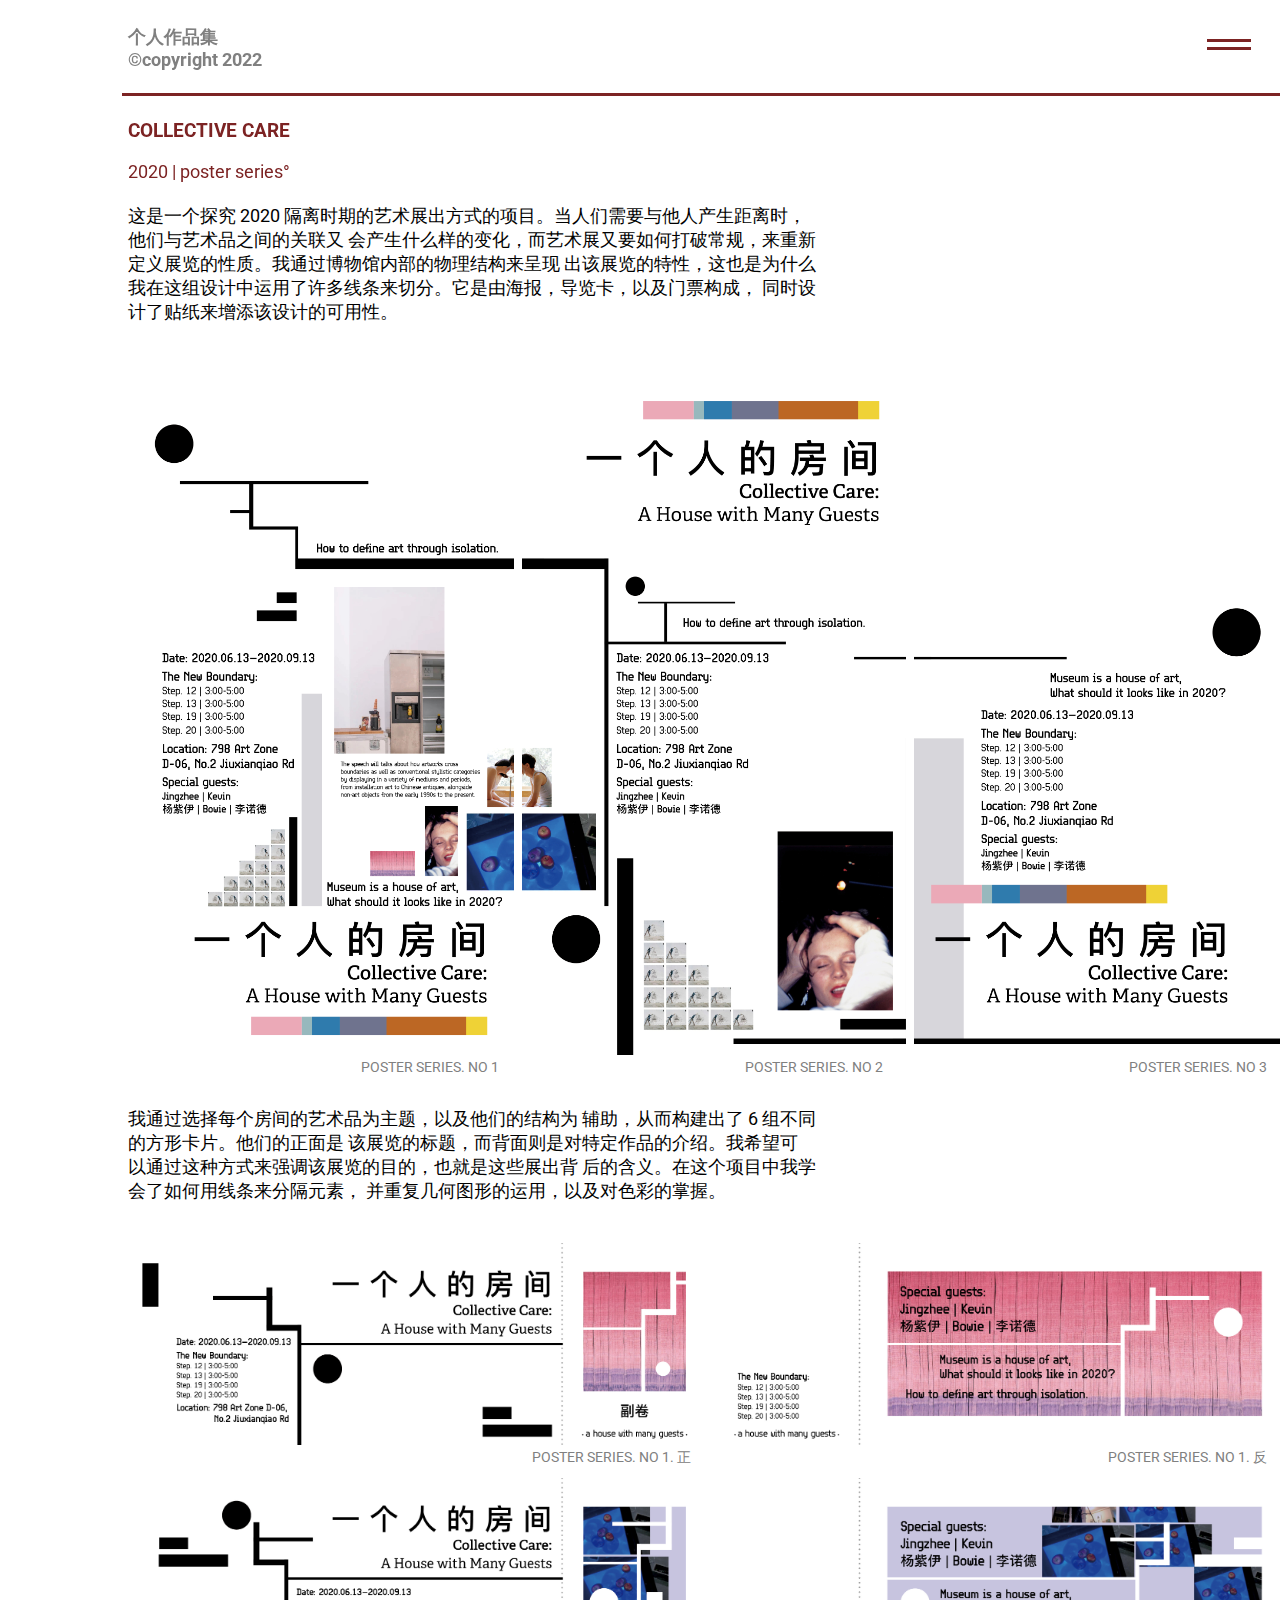
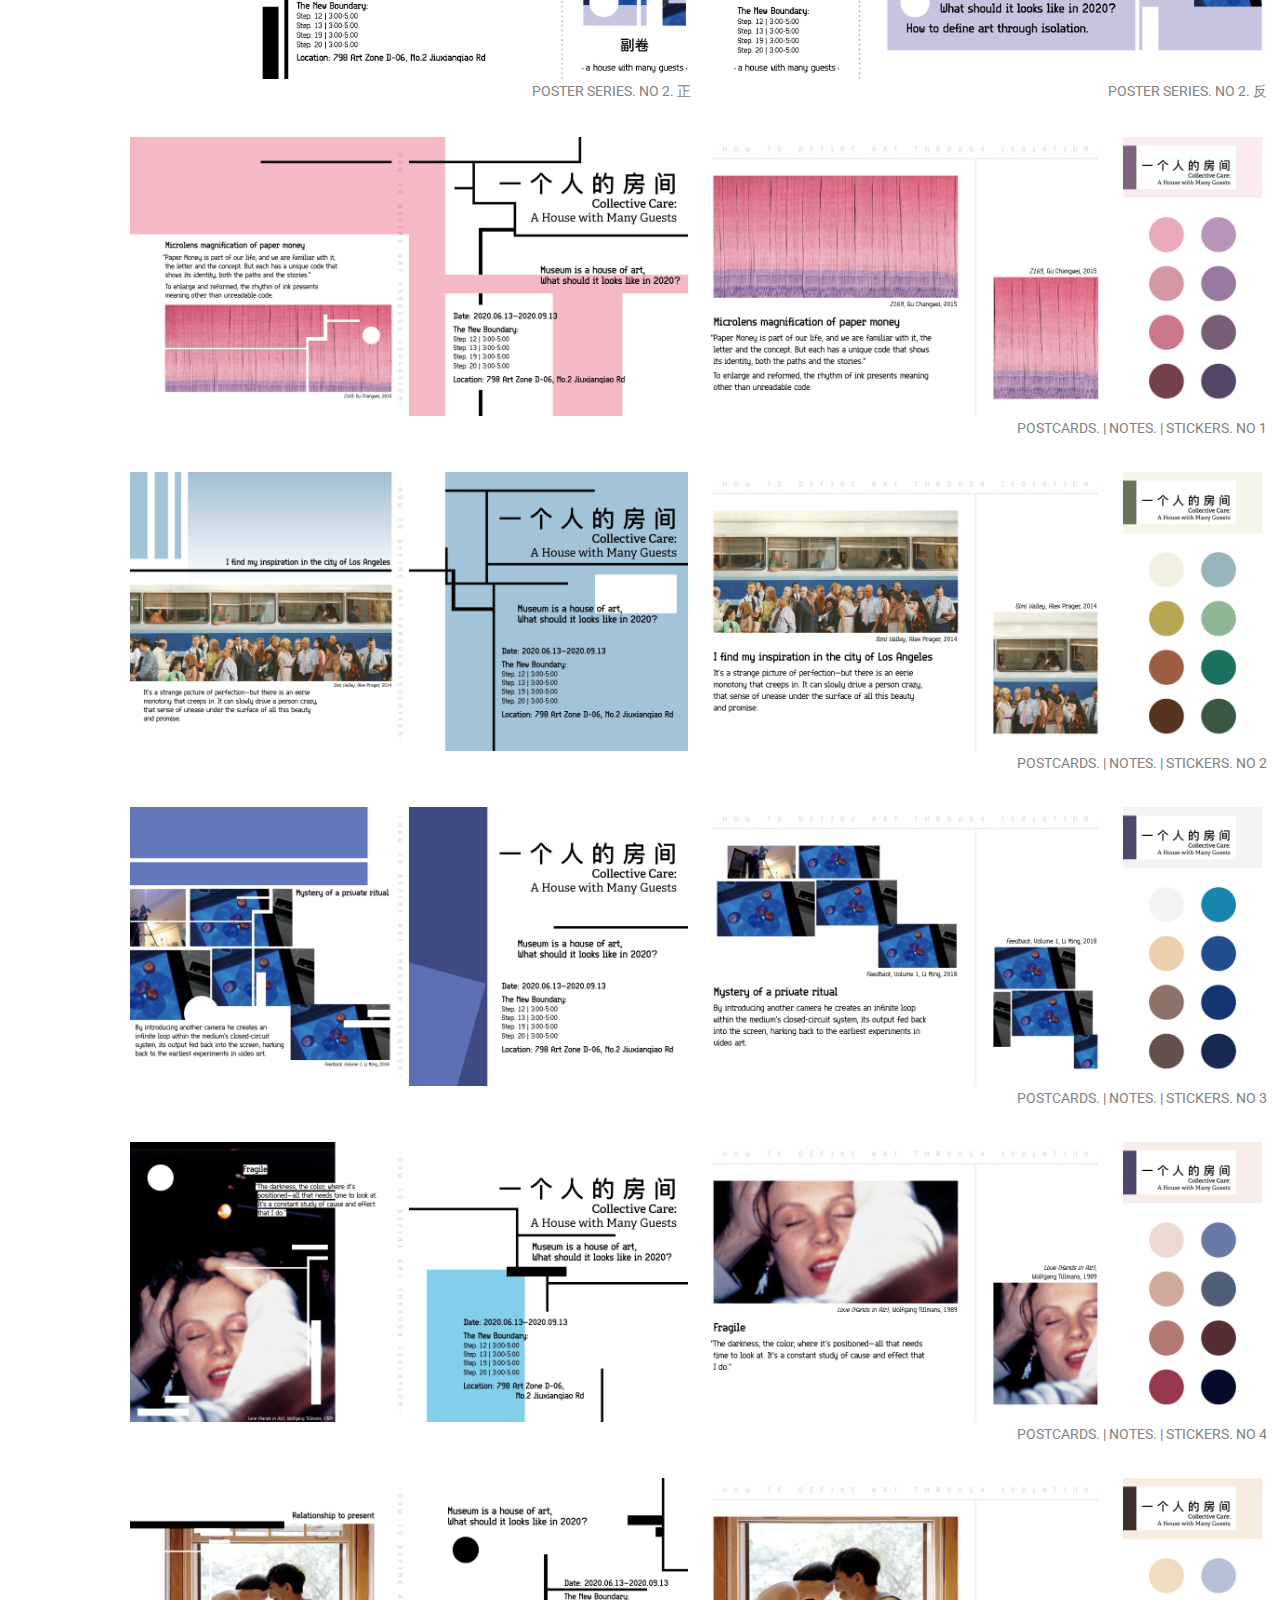
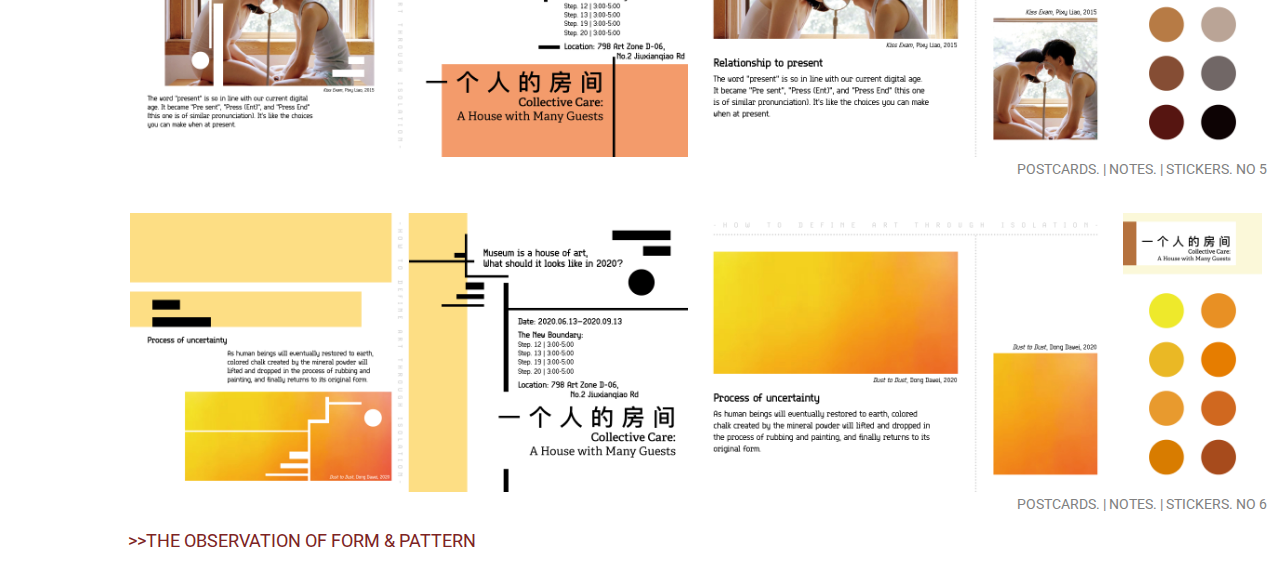
<file: collectivecare.html>
<!DOCTYPE html>
<html>
    <head>
        <meta charset="utf-8"><!--charset: character encoding capable of encoding all characters on the web  -->
        <meta http-equiv="X-UA-Compatible" content="IE=edge,chrome=1"><!--for browser compatibility: choose rendering engine to view the page in an correct view (for old ver. IE)  -->
        <meta name="viewport" content="width=device-width, initial-scale=1" />
        <title>个人作品集©copyright 2022</title>   
        <link rel="stylesheet" href="collectivecare.css">
        <link href='https://fonts.googleapis.com/css?family=Roboto' rel='stylesheet'>

        
        <style>
            /*滚动条宽度*/
        ::-webkit-scrollbar{width: 0px;
                            height: 5px;}
            /*滚动条按钮样式*/
        ::-webkit-scrollbar-thumb{border-radius: 10px;
                                  background-color: #f1f1f1;}
            /*滚动条背景样式*/
        ::-webkit-scrollbar-track{border-radius: 10px;}


        body{background-color: white;
            font-family: roboto, sans-serif;
            font-style: normal;
            width:80vw;
            margin-left:10vw;
            cursor:default;
            overflow-x: hidden;}

        
            a:link{color: gray;
                text-decoration:none;
                cursor: crosshair;}
            a:visited{color: gray;
                text-decoration:none;
                cursor: crosshair;}
            a:hover{color: black;
                text-decoration:none;
                cursor: crosshair;}
            a.home:hover {text-decoration:none;
                cursor: crosshair;}

            a._left1:link{color: rgb(124, 35, 35);}
            a._left1:visited{color:rgb(124, 35, 35);}
            a._left1:hover{color:black;}

            a._right1:link{color: rgb(124, 35, 35);}
            a._right1:visited{color:rgb(124, 35, 35);}
            a._right1:hover{color:black;}


            h1{text-align: left;
                margin: 0 auto;
                margin-top:-100px;
                background-color:white;
                color:gray;
                z-index:400;
                position:fixed;
                max-width:175px;
                padding-top: 0.5vh;
                font-size: 18px;}

            .wb1{position:fixed;
                    width:105vw;
                    margin: 0 auto;
                    margin-left: -10vw;
                    height: 93px;
                    z-index:300;
                    margin-top:-120px;
                    background-color:white;}

            .wb2{position:fixed;
                    margin-top: -24px;
                    display:none;
                    width:105vw;
                    height: 90vh;
                    margin: 0 auto;
                    margin-left: -10vw;
                    z-index:75;
                    margin-top:-50px;
                    background-color:white;}

                .bar1{margin-top:-27px;
                    width: 90vw;
                    height:3px;
                    margin-left: -0.5vw;
                    background-color:rgb(124, 35, 35);
                    z-index:1000;
                    position:fixed;}


            .button{position: fixed;
                cursor: crosshair;
                height: 50px;
                width: 50px;
                display: inline-block;
                right: 8px;
                top: -102px;
                z-index: 500;}

            .line1{background-color: rgb(124, 35, 35);
            width: 24px;
            height: 3px;
            margin-top: 21px;
            margin-left: 5px;
            position: fixed;
            z-index: 500;
            transform: rotate(0deg);}
            
            .line2{background-color: rgb(124, 35, 35);
            width: 24px;
            height: 3px;
            margin-top: 29px;
            margin-left: 5px;
            position: fixed;
            z-index: 500;
            transform: rotate(0deg);}

            .menu{width:20%;
                position:fixed;
                margin-top: -119px;
                height:104px;
                margin-left: -85px;
                font-size:18px;
                display:none;
                z-index:100;
                background-color:transparent;}

                


            .contactinfo{display:none;
                position:fixed;
                margin-top: 82px;
                margin-left: -85px;
                font-size:18px;
                padding-right:20px;
                z-index:200;}


            span{font-weight:600;
                color:rgb(124, 35, 35);}

            
            .info2{
                cursor: crosshair;
                height: 458px;}

            .info3{
                cursor: crosshair;
                height: 458px;
                margin-top: 53px;
                width: 30vw;
                min-width: 300px;}

            .image{margin-left:0vw;
                     min-width:300px;
                     width:100vw;
                     z-index:25;
                     }

            

            div{margin-top:120px;
                margin-left:87px;
            padding-right:20px;}

                
                .about{margin-top: -57px;
                    font-weight:600;
                    z-index: 800;
                    cursor: crosshair;}
                .contact{margin-top: 27px;
                    font-weight:600;
                    z-index: 800;
                    cursor: crosshair;}
                .works{margin-top: 27px;
                    font-weight:600;
                    z-index:100;
                    cursor: crosshair;}
                .toggle{display:none;
                    cursor: crosshair;
                    height: 500px;
                    z-index:750;
                    margin-top:24px;
                    margin-left: 2px;}
                .scroll{z-index: 750;
                    margin-top: 100px;
                    position:fixed;}




                .collectivecare{margin-top:0px;
                    margin-left:0px;
                    width:195px;
                    font-size:18px;
                    z-index:1000;
                    cursor: crosshair;}
                .interview,.GérardUféras,.knoll,.the24solarterms,.newphotography,.generateposters,.soundmotion,.blue,.theviciousofcity,.thewoodwhisperper,.drawings,.process{margin-top:10px;
                    margin-left:0px;
                    width:195px;
                    font-size:18px;
                    z-index:500;
                    cursor: crosshair;}

                p{font-size:18px;}

                .aboutinfo2{display:none;
                    position: fixed;
                    z-index: 1000;
                    width: 50vw;
                    margin-left: -86px;
                    margin-top:-24px}
                .contact2{margin-left: 85px;
                    margin-top: 0px;
                    display:none;
                    cursor: crosshair;}
                .works1{margin-left: 85px;
                    margin-top: 0px;
                    display:none;
                    cursor: crosshair;}
                .works2{margin-left: 2px;
                    margin-top: 224px;
                    display:none;
                    cursor: crosshair;
                    position: fixed;
                    z-index: 2000;}
                .contact1{background-color: white;
                    margin-top: -8px;}
               
                .color{color: rgb(124, 35, 35);
                position:fixed;
                margin-top:0px;}
                .color1{color: rgb(124, 35, 35);
                position:fixed;
                margin-top:41px;}
                .collectivecareintro{margin-left:0px;}
                p.intro_int{
                    width: 54vw;
                    min-width: 300px;}

        @media only screen and (max-width: 414px){
                p{font-size:24px;}
                h3{font-size:24px;}
                h1{max-width: 224px;
                    font-size: 24px;
                    margin-top: -107px;}
                .collectivecare,.interview,.GérardUféras,.knoll,.the24solarterms,.newphotography,.generateposters,.soundmotion,.blue,.theviciousofcity,.thewoodwhisperper,.drawings,.process{margin-top:10px;
                    font-size:24px;
                    line-height: 24px;
                    min-width: 300px;}
                .menu{font-size:24px;}
                .about{font-size:24px;}
                .about1{font-size:24px;}
                .contact{font-size:24px;}
                .contact1{line-height: 18px;}
                .contact2{font-size:24px;}
                .works{font-size:24px;}
                .works1{font-size:24px;}
                .works2{font-size:24px;
                margin-top:254px;}
                .button{top:-99px;}
                .line1{width: 32px;
                    height: 4px;}
                .line2{width: 32px;
                    height: 4px;
                    margin-top: 30px;}
                .contactinfo{margin-top: 105px;
                    line-height: 18px;
                    min-width: 460px;}
                .toggle{margin-top:46px;}
                .info3{height: 524px;
                    width: 316px;}
                .wb2{height:95vh;}

                .poster1,.poster2,.poster3{width:350px;
                    margin-top:10px;}
                .content1{display:none;}
                .content1_2,.content2_2,.content3_2{display:inline-block;}
                img.ticket{width:90vw;
                    margin-top:10px;}
                .content5,.content7,.content9{display:none;}
                .content5_1,.content5_2,.content7_1,.content7_2{display:inline-block;}
                .wb5{display:none;}
                img.group1{display:none;}
                img.group1_1{display:none;}
                img.group1_2{display:none;}
                img.group1_3{display:inline-block;}
                .content10{display:inline-block;}
                .wb6{display:inline-block;}
                .right1{width:155px;
                    margin-right: 20px;}
                .left1{width:155px;
                    margin-left: 20px;
                    margin-right: -5vw;}
                p.intro_int{margin-top:-5px;}
                br.br1{display:none;}
                
                }

                @media only screen and (max-height: 736px){
                    .info3{height: 458px;
                        width: 316px;}
                }


           
        </style> 

        <script src="https://code.jquery.com/jquery-3.6.0.js"></script>
        <script language="javascript">
            $(document).ready(function(){
                
                
                $( ".about" ).hover(function() {
                    $(".about").css('color','gray');
                    $(".contact").css('color','black');
                    $(".works").css('color','black');
                }, function(){
                    $(".about").css('color','black');
                    $(".contact").css('color','black');
                    $(".works").css('color','black');
                });

                $( ".about" ).click(function() {
                    $(".about").css('color','black');
                        $(".aboutinfo2").css("display","inline-block");  
                        $(".contact2").css("display","inline-block"); 
                        $(".works1").css("display","inline-block"); 
                        $(".contact").css("display","none");  
                        $(".works").css("display","none"); 
                        $(".works2").css("display","none"); 
                        $(".toggle").css("display","none");   
                        $(".contactinfo").css('display','none');
                    
                });



                $( ".contact" ).hover(function() {
                    $(".about").css('color','black');
                    $(".contact").css('color','gray');
                    $(".works").css('color','black');
                }, function(){
                    $(".about").css('color','black');
                    $(".contact").css('color','black');
                    $(".works").css('color','black');

                });
                $( ".contact" ).click(function() {
                    $(".works").css("display","none"); 
                    $(".works1").css("display","none"); 
                    $(".about").css('color','black');
                    $(".contact").css('color','black');
                    $(".contactinfo").css('display','inline-block');
                    $(".works2").css('display','inline-block');
                    $(".toggle").css("display","none");   
                    $(".scroll").css("display","none");  
                    
                    
                    
                });

                $( ".works1" ).hover(function() {
                    $(".about").css('color','black');
                    $(".contact").css('color','black');
                    $(".contact2").css('color','black');
                    $(".works1").css('color','gray');
                }, function(){
                    $(".about").css('color','black');
                    $(".contact").css('color','black');
                    $(".contact2").css('color','black');
                    $(".works1").css('color','black');
                });

                $( ".works1" ).click(function() {
                        $(".aboutinfo2").css("display","none");  
                        $(".contactinfo").css('display','none');
                        $(".contact2").css("display","none"); 
                        $(".works1").css("display","none"); 
                        $(".contact").css("display","inline-block");  
                        $(".works").css("display","inline-block"); 
                        $(".toggle").css("display","inline-block");
                        $(".scroll").css("display","inline-block");    
                    
                });

                $( ".works2" ).hover(function() {
                    $(".about").css('color','black');
                    $(".contact").css('color','black');
                    $(".works2").css('color','gray');
                }, function(){
                    $(".about").css('color','black');
                    $(".contact").css('color','black');
                    $(".works2").css('color','black');
                });

                $( ".works2" ).click(function() {
                        $(".aboutinfo2").css("display","none");  
                        $(".contactinfo").css('display','none');
                        $(".contact2").css("display","none"); 
                        $(".works2").css("display","none"); 
                        $(".contact").css("display","inline-block");  
                        $(".works").css("display","inline-block"); 
                        $(".toggle").css("display","inline-block");   
                        $(".scroll").css("display","inline-block");   
                    
                });

                $( ".contact2" ).hover(function() {
                    $(".about").css('color','black');
                    $(".contact2").css('color','gray');
                    $(".works1").css('color','black');
                    $(".works2").css('color','black');
                }, function(){
                    $(".about").css('color','black');
                    $(".contact2").css('color','black');
                    $(".works1").css('color','black');
                    $(".works2").css('color','black');
                });

                $( ".contact2" ).click(function() {
                        $(".aboutinfo2").css("display","none");  
                        $(".contact2").css("display","none"); 
                        $(".works1").css("display","none"); 
                        $(".contact").css("display","inline-block");  
                        $(".works2").css("display","inline-block"); 
                        $(".toggle").css("display","none");  
                        $(".contactinfo").css("display","inline-block");  
                         
                    
                });




                $( ".works" ).hover(function() {
                    $(".about").css('color','black');
                    $(".contact").css('color','black');
                    $(".works").css('color','gray');
                }, function(){
                    $(".about").css('color','black');
                    $(".contact").css('color','black');
                    $(".works").css('color','black');
                });

                $( ".works" ).click(function() {
                        $(".toggle").css("display","inline-block");  
                        $(".about").css('color','black');
                        $(".contact").css('color','black');
                        $(".works").css('color','black'); 
                        $(".scroll").css("display","inline-block");   
                    
                });



                $( ".button" ).hover(function() {
                    $(".line1").css("background-color","gray");
                    $(".line2").css("background-color","gray");
                }, function(){
                    $(".line1").css("background-color","rgb(124, 35, 35)");
                    $(".line2").css("background-color","rgb(124, 35, 35)");
                });
var count=0;
                $( ".button" ).click(function() {
                    count=count+1;
                    if (count%2 == 1){
                    $(".line1").css("transform","rotate(30deg)");
                    $(".line2").css("transform","rotate(-30deg)");
                    $(".line1").css("margin-top","25px");
                    $(".line2").css("margin-top","25px");
                    $(".line1").css("background-color","rgb(124, 35, 35)");
                    $(".line2").css("background-color","rgb(124, 35, 35)");
                    $(".menu").css("display","inline-block");
                    $(".about").css("display","inline-block");
                    $(".contact").css("display","inline-block");
                    $(".works").css("display","inline-block");
                    $(".about").css('color','black');
                    $(".contact").css('color','black');
                    $(".works1").css('color','black');
                    $(".wb2").css("display","inline-block");
                    
                }
                else{
                    $(".line1").css("transform","rotate(0deg)");
                    $(".line2").css("transform","rotate(0deg)");
                    $(".line1").css("margin-top","21px");
                    $(".line2").css("margin-top","29px");
                    $(".line1").css("background-color","rgb(124, 35, 35)");
                    $(".line2").css("background-color","rgb(124, 35, 35)");
                    $(".menu").css("display","none");
                    $(".wb2").css("display","none");
                    $(".toggle").css("display","none");
                    $(".aboutinfo2").css("display","none");  
                    $(".contact2").css("display","none"); 
                    $(".works1").css("display","none"); 
                    $(".works2").css("display","none"); 
                    $(".contactinfo").css("display","none"); 
                }    
                });



            });





        </script>

    </head>

    <body>
        <h1><a href="index.html" class="home">个人作品集©copyright 2022</a></h1>
        <div class="button">
            <div class="line1"></div>
            <div class="line2"></div>
        </div>

        <div class="bar1"></div>
    <section class="wb1"></section>
    <section class="wb2"></section>
    

    <section class="menu">
        <div></div>
        <div class="about"> ABOUT </div>
        <div class="contact"> CONTACT </div>
        <div class="works"> WORKS </div>
    </section>


    <section class="scroll">
        <div class="toggle" style="overflow: scroll">
            <div class="collectivecare"><a href="collectivecare.html">COLLECTIVE CARE</a></div>
            <div class="interview"><a href="interview.html">THE OBSERVATION OF FORM & PATTERN</a></div>
            <div class="GérardUféras"><a href="GérardUféras.html">GERARD UFERAS</a></div>
            <div class="knoll"><a href="knoll.html">KNOLL</a></div>
            <div class="the24solarterms"><a href="the24solarterms.html">THE 24 SOLAR TERMS</a></div>
            <div class="newphotography"><a href="newphotography.html">NEW PHOTOGRAPHY</a></div>
            <div class="generateposters"><a href="generateposters.html">GENERATE POSTERS</a></div>
            <div class="soundmotion"><a href="soundmotion.html">SOUND MOTION</a></div>
            <div class="blue"><a href="blue.html">BLUE</a></div>
            <div class="theviciousofcity"><a href="theviciousofcity.html">THE VICIOUS OF CITY</a></div>
            <div class="thewoodwhisperper"><a href="thewoodwhisperper.html">THE WOODWHISPERER</a></div>
            <div class="drawings"><a href="threedesigners.html">THREE DESIGNERS</a></div>
            <div class="process"><a href="process.html">PROCESS</a></div>
            <div class="process"><a href="2022winter.html">2022◇寒</a></div>
            <div></div>
        </div>
    </section>
    
    

    

    <section class="aboutinfo2">
        <div class="info3" style="overflow: scroll">
            <h3>技能特长</h3>
            <p><span>设计</span> | Print and digital design; 
            <br> &emsp;&emsp;&ensp; Adobe InDesign, 
            <br> &emsp;&emsp;&ensp; Illustrator, Photoshop;
            <br> &emsp;&emsp;&ensp; After Effect, Premiere; 
            <br> &emsp;&emsp;&ensp; Figma, Adobe XD;
            <br> &emsp;&emsp;&ensp; Cinema 4 D;
            <br> &emsp;&emsp;&ensp; HTML/CSS/Javascript
            <p><span>语言</span> | English, Mandarin</p>

            <h3> 教育背景 </h3>
            <p><span> 罗德岛艺术设计学院 (RISD) </span>
            <br> Providence, RI | Sept. 2018–Jun.2022
            <br> 本科, 平面设计</p>
            <p><span> 布朗大学 </span>
            <br> Providence, RI | Sept. 2019–May. 2020 
            <br> 人机交互/用户体验, 经济</p>

            <h3> 参与展出 </h3>
            <p><span> IB 艺术展 | 小组展示 </span> | Mar. 2018 
            <br> 人大附中国际部一层展厅</p>
            <p><span> Coming To(o)|小组展示 </span> | Dec. 2018 
            <br> RISD Red Eye Gallery</p>


            <h3> 课程 </h3>
            <p><span> Design Studio I </span> | Step. 2018–Dec. 2018 
            <br>这是我最初接触平面设计的课程，通过尝试不同的设计程序和设计风格，
                我意识到设计本身并不局限于表现手法或者用户需求，更多的是对自我的探寻以及风格背后的含义。
            </p>

            <p><span> Typography III </span> | Step. 2020–Dec. 2020 
            <br>我学会了设计字体并将字体本身当作设计元素来使用，以及使用
                Figma以及AbobeXD来转换自己的设计至多媒体形态，比如网站元素和GIF动效。
            </p>
            

            <p><span> Web Design </span> | Step. 2021–Dec. 2021
            <br>在这门课程中，我学会了基本的编程代码以及如何将自己的设计转化为网站。
                网站和其他设计最大的不同在于它对互动的需求，以及使用方式的定义。
                而通过这节课我对设计本身有了更好地理解，那便是为谁服务，以及通过什么样的形态。
                </p>

            </div>

        <h3 class="contact2"> CONTACT </h3>
        <br>
        <h3 class="works1"> WORKS </h3>



        
    </section>




    <section class="contactinfo">
        <div class="contact1">
        <p>邮箱：15901194779@163.com</p> 
        <p>电话：+86 159-0119-4779</p>
        <p>地址：Beijing, China</p>
        </div>  
    </section>

    <h3 class="works2"> WORKS </h3>


    <div class="collectivecareintro">
        <h3 class="color"> COLLECTIVE CARE </h3>
        <p class="color1">2020 | poster series°</p>
            
        <p class="intro_int">
            <br>
            <br>
            <br>
            <br class="br1">
            这是一个探究 2020 隔离时期的艺术展出方式的项目。当人们需要与他人产生距离时，他们与艺术品之间的关联又
            会产生什么样的变化，而艺术展又要如何打破常规，来重新定义展览的性质。我通过博物馆内部的物理结构来呈现
            出该展览的特性，这也是为什么我在这组设计中运用了许多线条来切分。它是由海报，导览卡，以及门票构成，
            同时设计了贴纸来增添该设计的可用性。</p>

    
        <section class="image">
            <img class="poster1" src="image/P.jpg">
            <p class="content1_2">POSTER SERIES. NO 1</p>
            <img class="poster2" src="image/P2.jpg">
            <p class="content2_2">POSTER SERIES. NO 2</p>
            <img class="poster3" src="image/P3.jpg">
            <p class="content3_2">POSTER SERIES. NO 3</p>
        <div class="content1">
            <p class="content2">POSTER SERIES. NO 1</p>
            <p class="content2">POSTER SERIES. NO 2</p>
            <p class="content2">POSTER SERIES. NO 3</p>
        </div>
           <p class="content3">我通过选择每个房间的艺术品为主题，以及他们的结构为
            辅助，从而构建出了 6 组不同的方形卡片。他们的正面是
            该展览的标题，而背面则是对特定作品的介绍。我希望可
            以通过这种方式来强调该展览的目的，也就是这些展出背
            后的含义。在这个项目中我学会了如何用线条来分隔元素，
            并重复几何图形的运用，以及对色彩的掌握。</p>


        <img class="ticket" src="image/ticket1_1.jpg">
        <p class="content5_1">POSTER SERIES. NO 1. 正</p>
        <img class="ticket" src="image/ticket1_2.jpg">
        <p class="content5_2">POSTER SERIES. NO 1. 反</p>
        <div class="content4">
            <p class="content5">POSTER SERIES. NO 1. 正</p>
            <p class="content5">POSTER SERIES. NO 1. 反</p>
        </div>
        <div class="wb5"></div>
        <img class="ticket" src="image/ticket2_1.jpg">
        <p class="content7_1">POSTER SERIES. NO 2. 正</p>
        <img class="ticket" src="image/ticket2_2.jpg">
        <p class="content7_2">POSTER SERIES. NO 2. 反</p>
        <div class="content6">
            <p class="content7">POSTER SERIES. NO 2. 正</p>
            <p class="content7">POSTER SERIES. NO 2. 反</p>
        </div>

        <img class="group1" src="image/A.jpg">
        <img class="group1_1" src="image/E.jpg">
        <img class="group1_2" src="image/F.jpg">
        <div class="content8">
            <p class="content9">POSTCARDS. | NOTES. |  STICKERS. NO 1 </p>
        </div>

        <img class="group1" src="image/A2.jpg">
        <img class="group1_1" src="image/E2.jpg">
        <img class="group1_2" src="image/F2.jpg">
        <div class="content8">
            <p class="content9">POSTCARDS. | NOTES. |  STICKERS. NO 2 </p>
        </div>

        <img class="group1" src="image/A3.jpg">
        <img class="group1_1" src="image/E3.jpg">
        <img class="group1_2" src="image/F3.jpg">
        <div class="content8">
            <p class="content9">POSTCARDS. | NOTES. |  STICKERS. NO 3 </p>
        </div>

        <img class="group1" src="image/A4.jpg">
        <img class="group1_1" src="image/E4.jpg">
        <img class="group1_2" src="image/F4.jpg">
        <div class="content8">
            <p class="content9">POSTCARDS. | NOTES. |  STICKERS. NO 4 </p>
        </div>

        <img class="group1" src="image/A5.jpg">
        <img class="group1_1" src="image/E5.jpg">
        <img class="group1_2" src="image/F5.jpg">
        <div class="content8">
            <p class="content9">POSTCARDS. | NOTES. |  STICKERS. NO 5 </p>
        </div>

        <img class="group1" src="image/A6.jpg">
        <img class="group1_1" src="image/E6.jpg">
        <img class="group1_2" src="image/F6.jpg">
        <div class="content8">
            <p class="content9">POSTCARDS. | NOTES. |  STICKERS. NO 6</p>
        </div>

        <div class="wb6"></div>

        <img class="group1_3" src="image/B2.jpg">
        <p class="content10">POSTCARDS. NO 1. 正 </p>
        <img class="group1_3" src="image/B.jpg">
        <p class="content10">POSTCARDS. NO 1. 反 </p>
        <img class="group1_3" src="image/B4.jpg">
        <p class="content10">POSTCARDS. NO 2. 正 </p>
        <img class="group1_3" src="image/B3.jpg">
        <p class="content10">POSTCARDS. NO 2. 反 </p>
        <img class="group1_3" src="image/B6.jpg">
        <p class="content10">POSTCARDS. NO 3. 正 </p>
        <img class="group1_3" src="image/B5.jpg">
        <p class="content10">POSTCARDS. NO 3. 反 </p>
        <img class="group1_3" src="image/B8.jpg">
        <p class="content10">POSTCARDS. NO 4. 正 </p>
        <img class="group1_3" src="image/B7.jpg">
        <p class="content10">POSTCARDS. NO 4. 反 </p>
        <img class="group1_3" src="image/B10.jpg">
        <p class="content10">POSTCARDS. NO 5. 正 </p>
        <img class="group1_3" src="image/B9.jpg">
        <p class="content10">POSTCARDS. NO 5. 反 </p>
        <img class="group1_3" src="image/B12.jpg">
        <p class="content10">POSTCARDS. NO 6. 正 </p>
        <img class="group1_3" src="image/B11.jpg">
        <p class="content10">POSTCARDS. NO 6. 反 </p>
        </section>
        

        <section class="footnote">
            <p class="right1"><a href="index.html" class="_right1"></a></p>
            <p class="left1"><a href="interview.html" class="_left1"> >>THE OBSERVATION OF FORM & PATTERN </a></p>
        </section>
    </body>
</html>

<!--<a name="link"></a>
    <a href="#"></a>内置超链接
1180width
264height-->
</file>
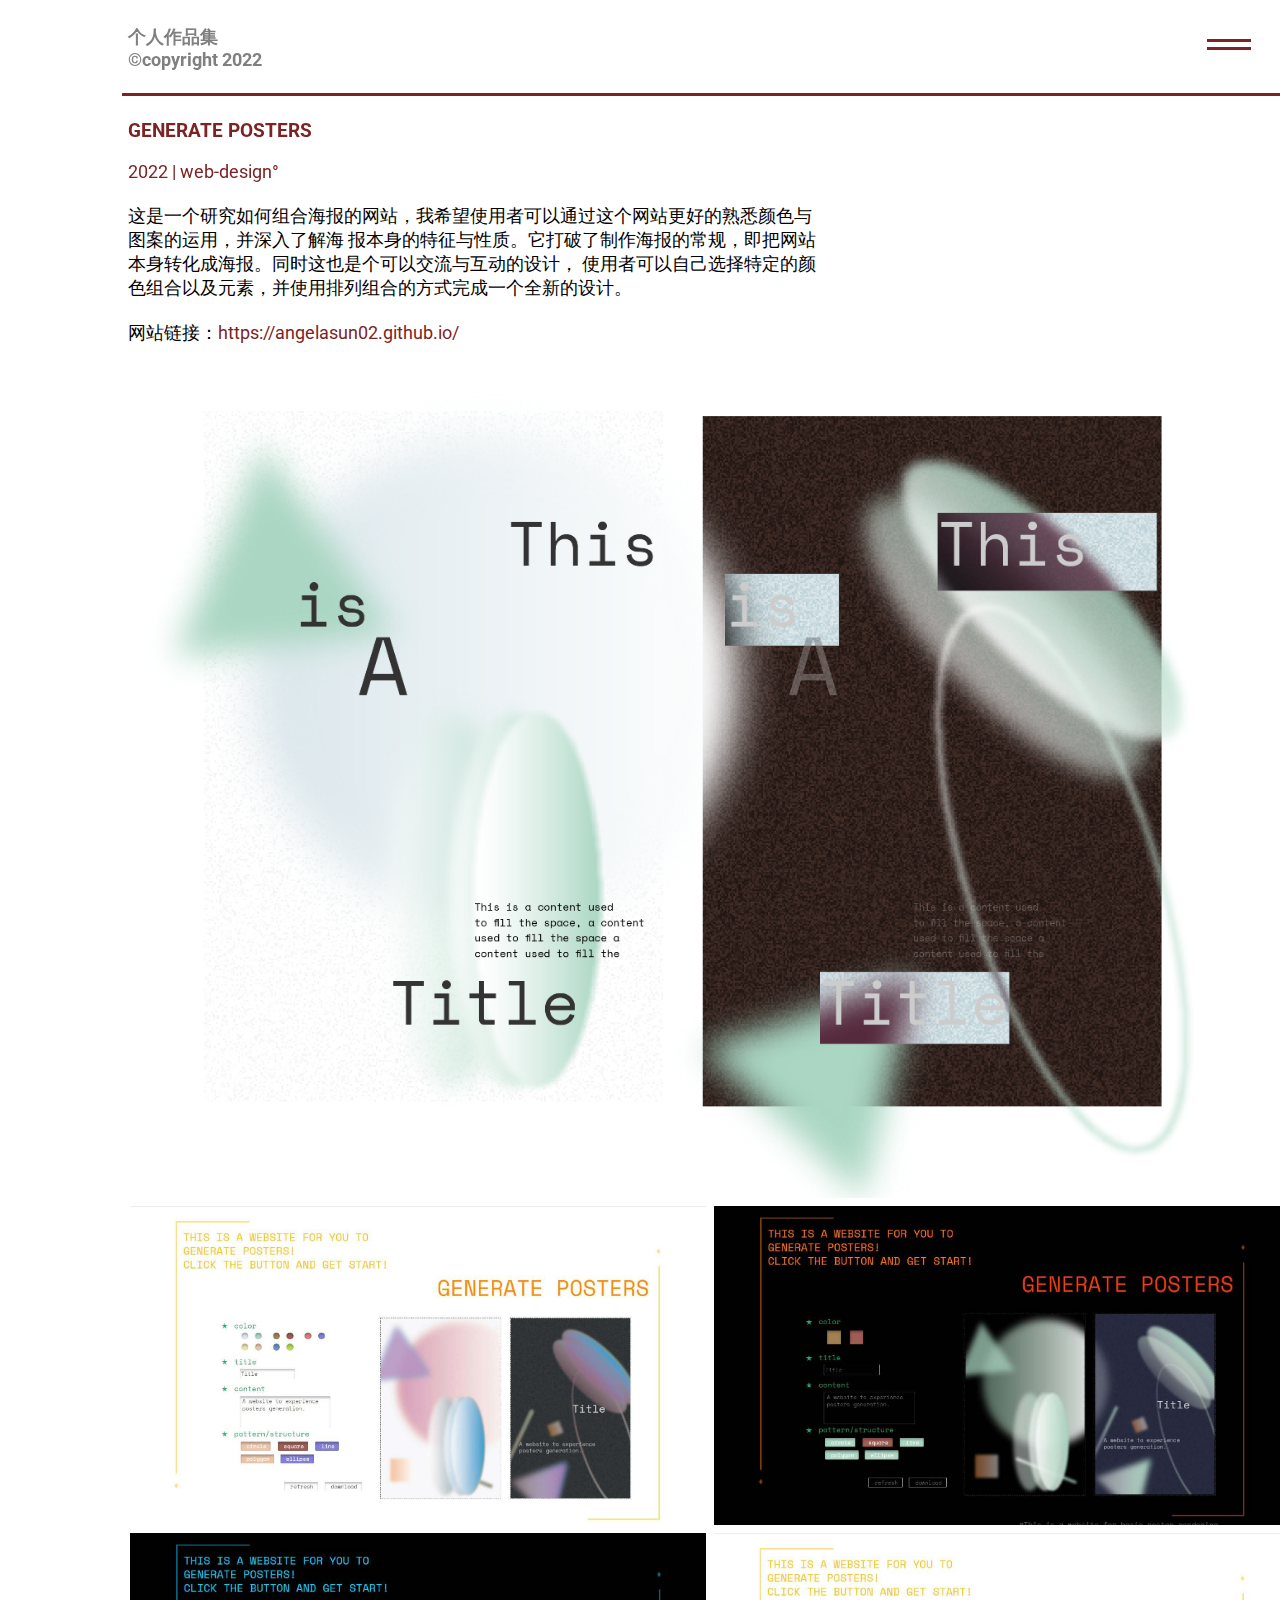
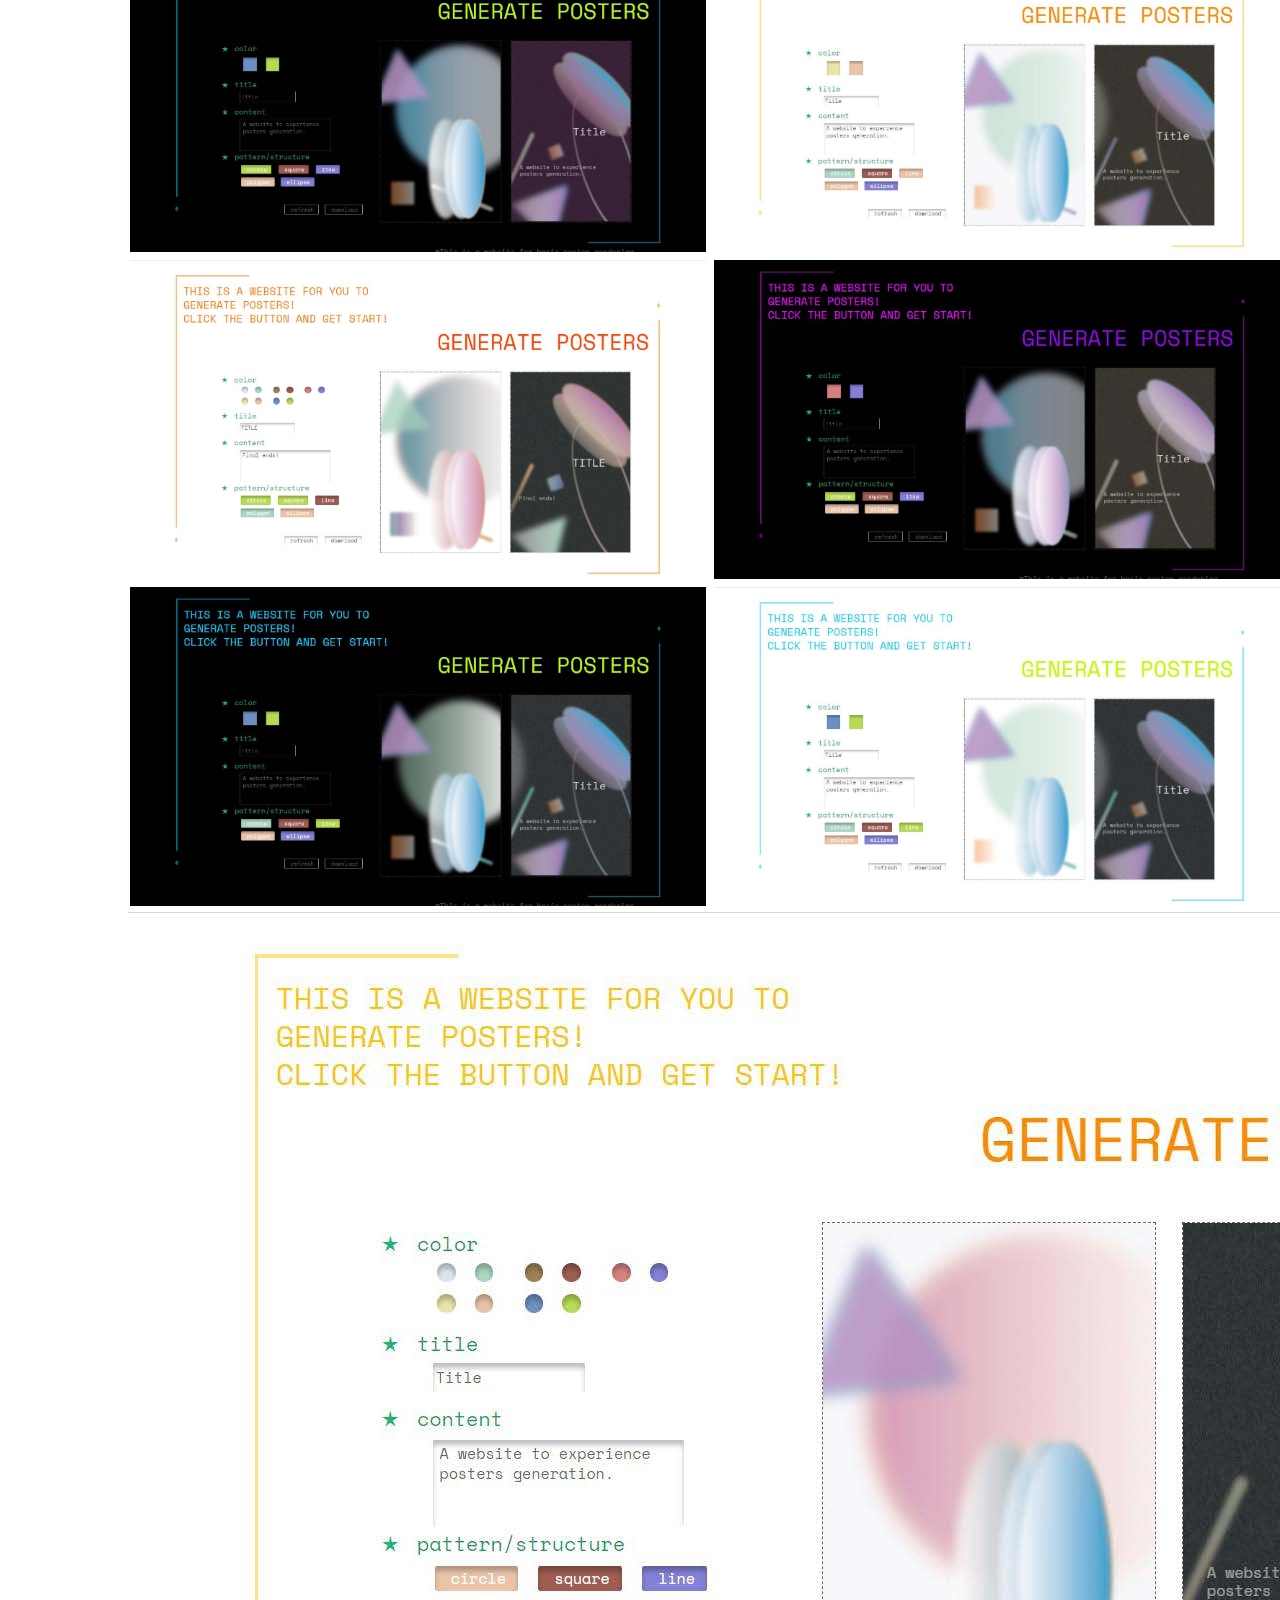
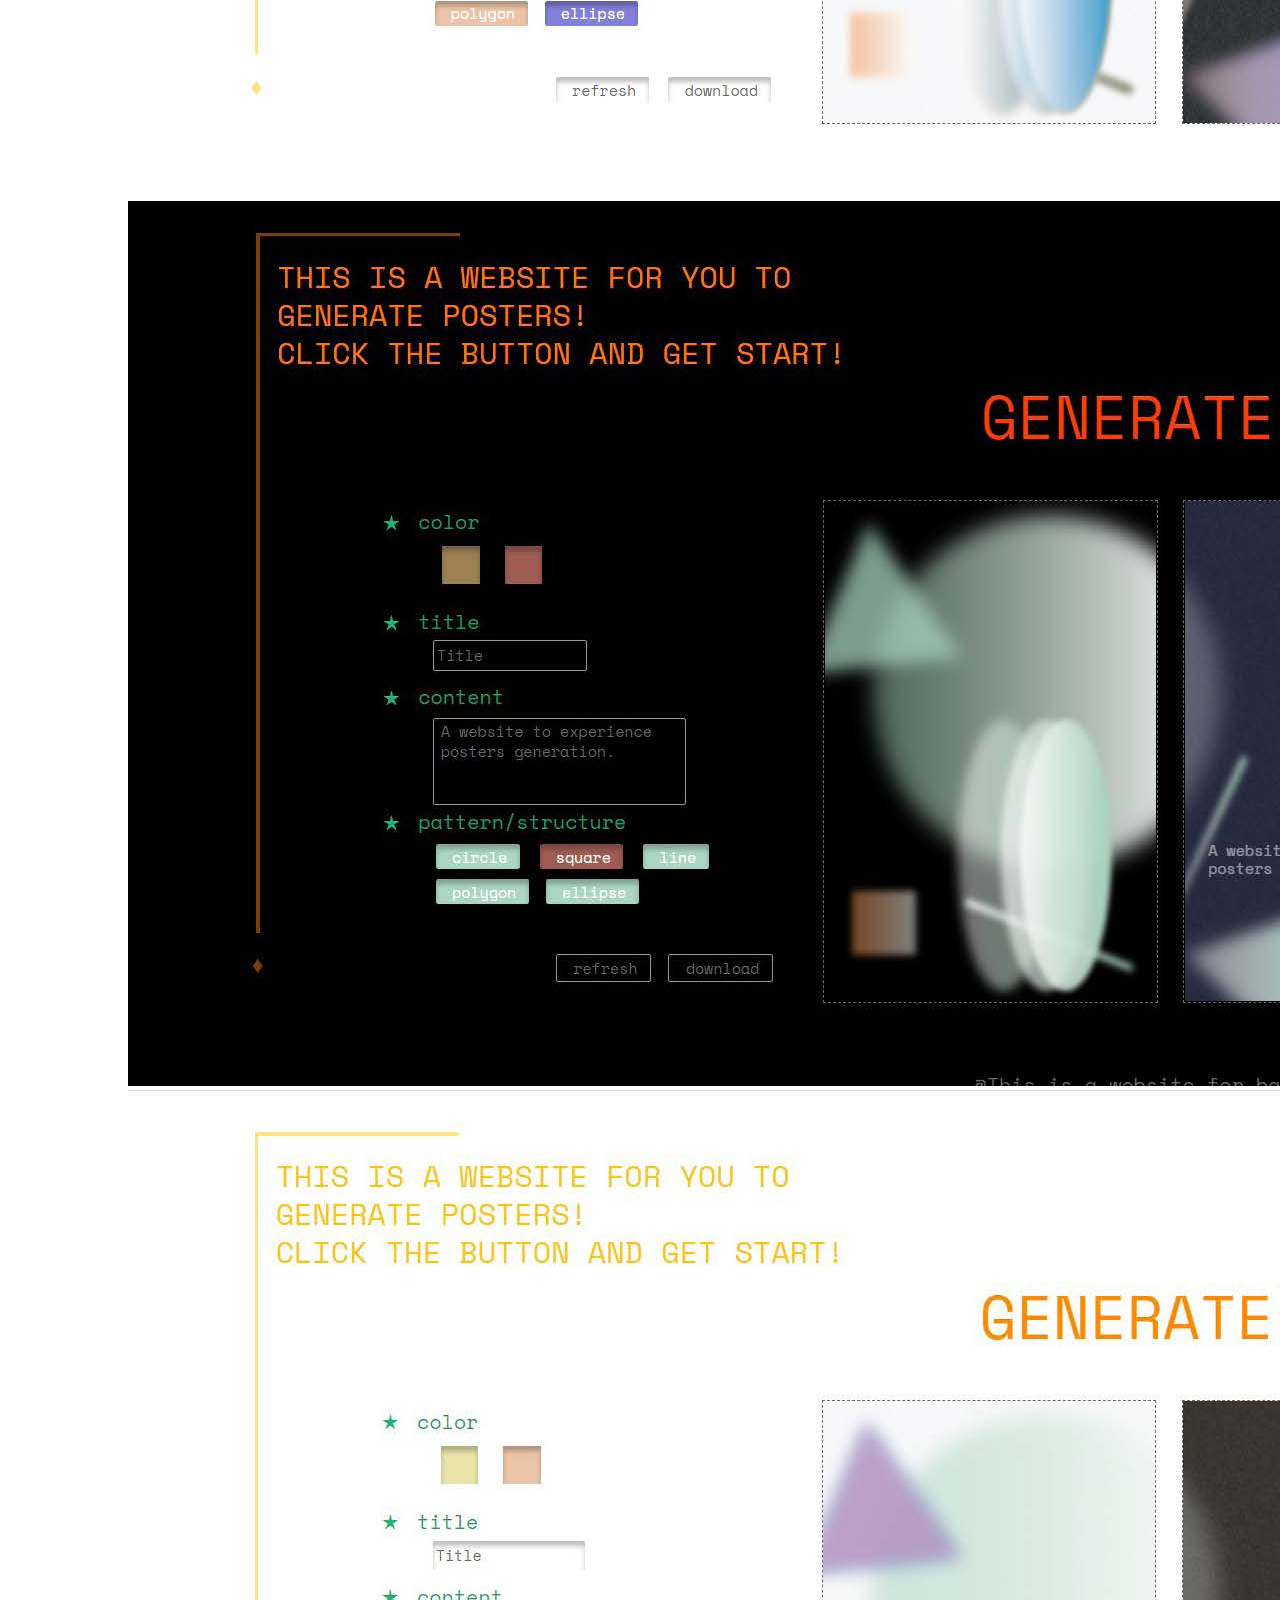
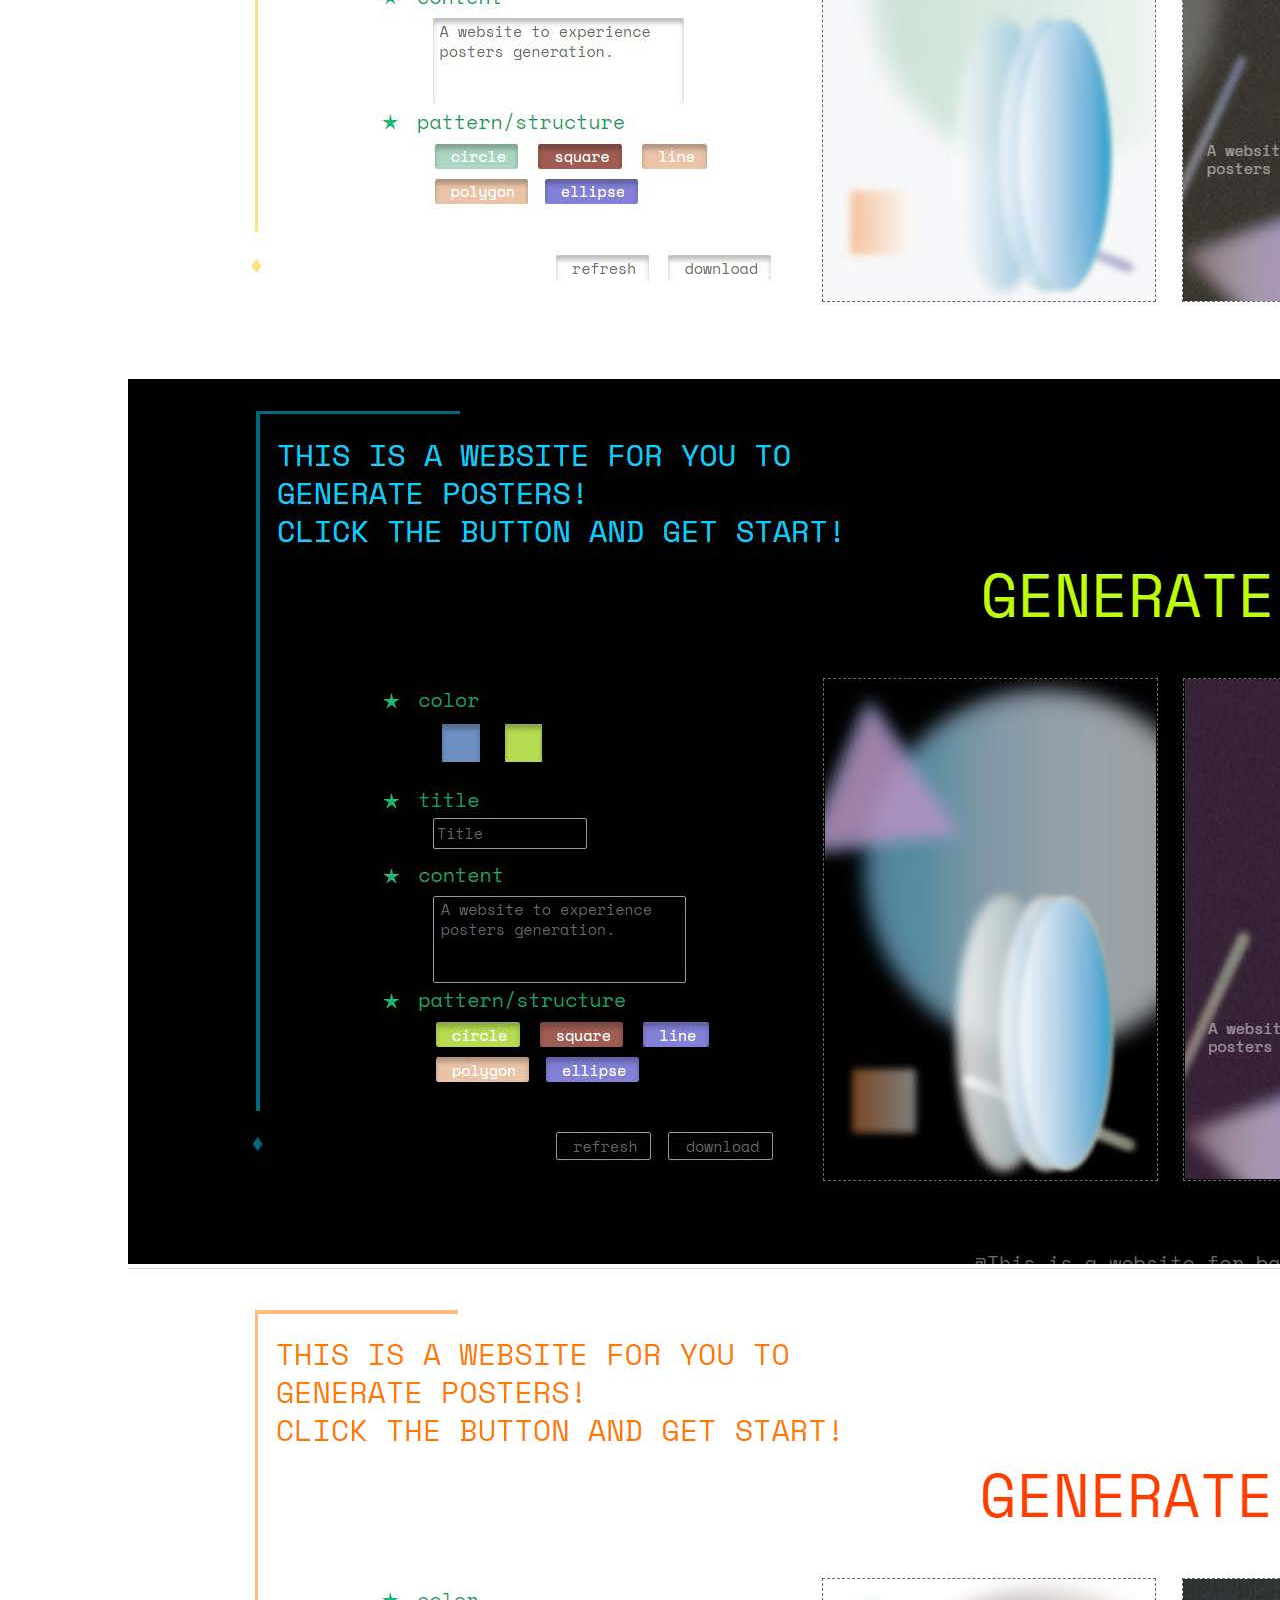
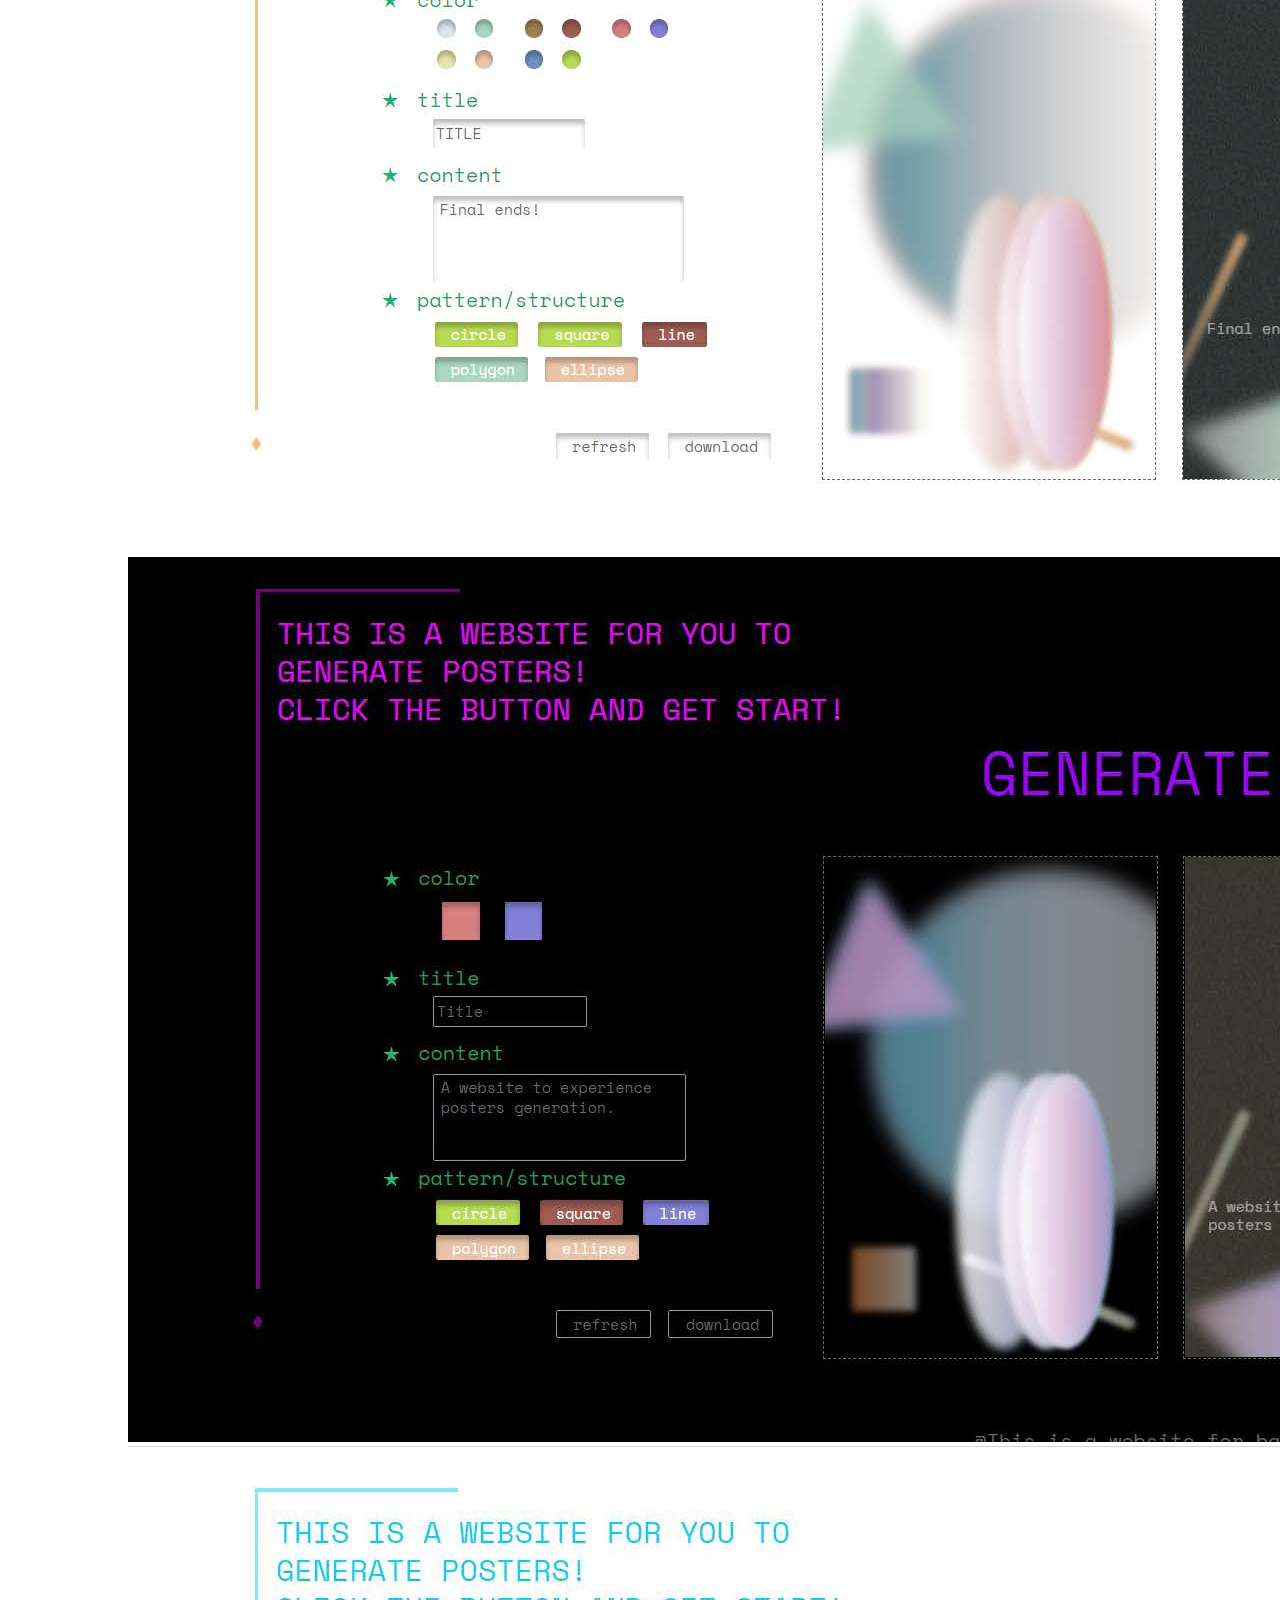
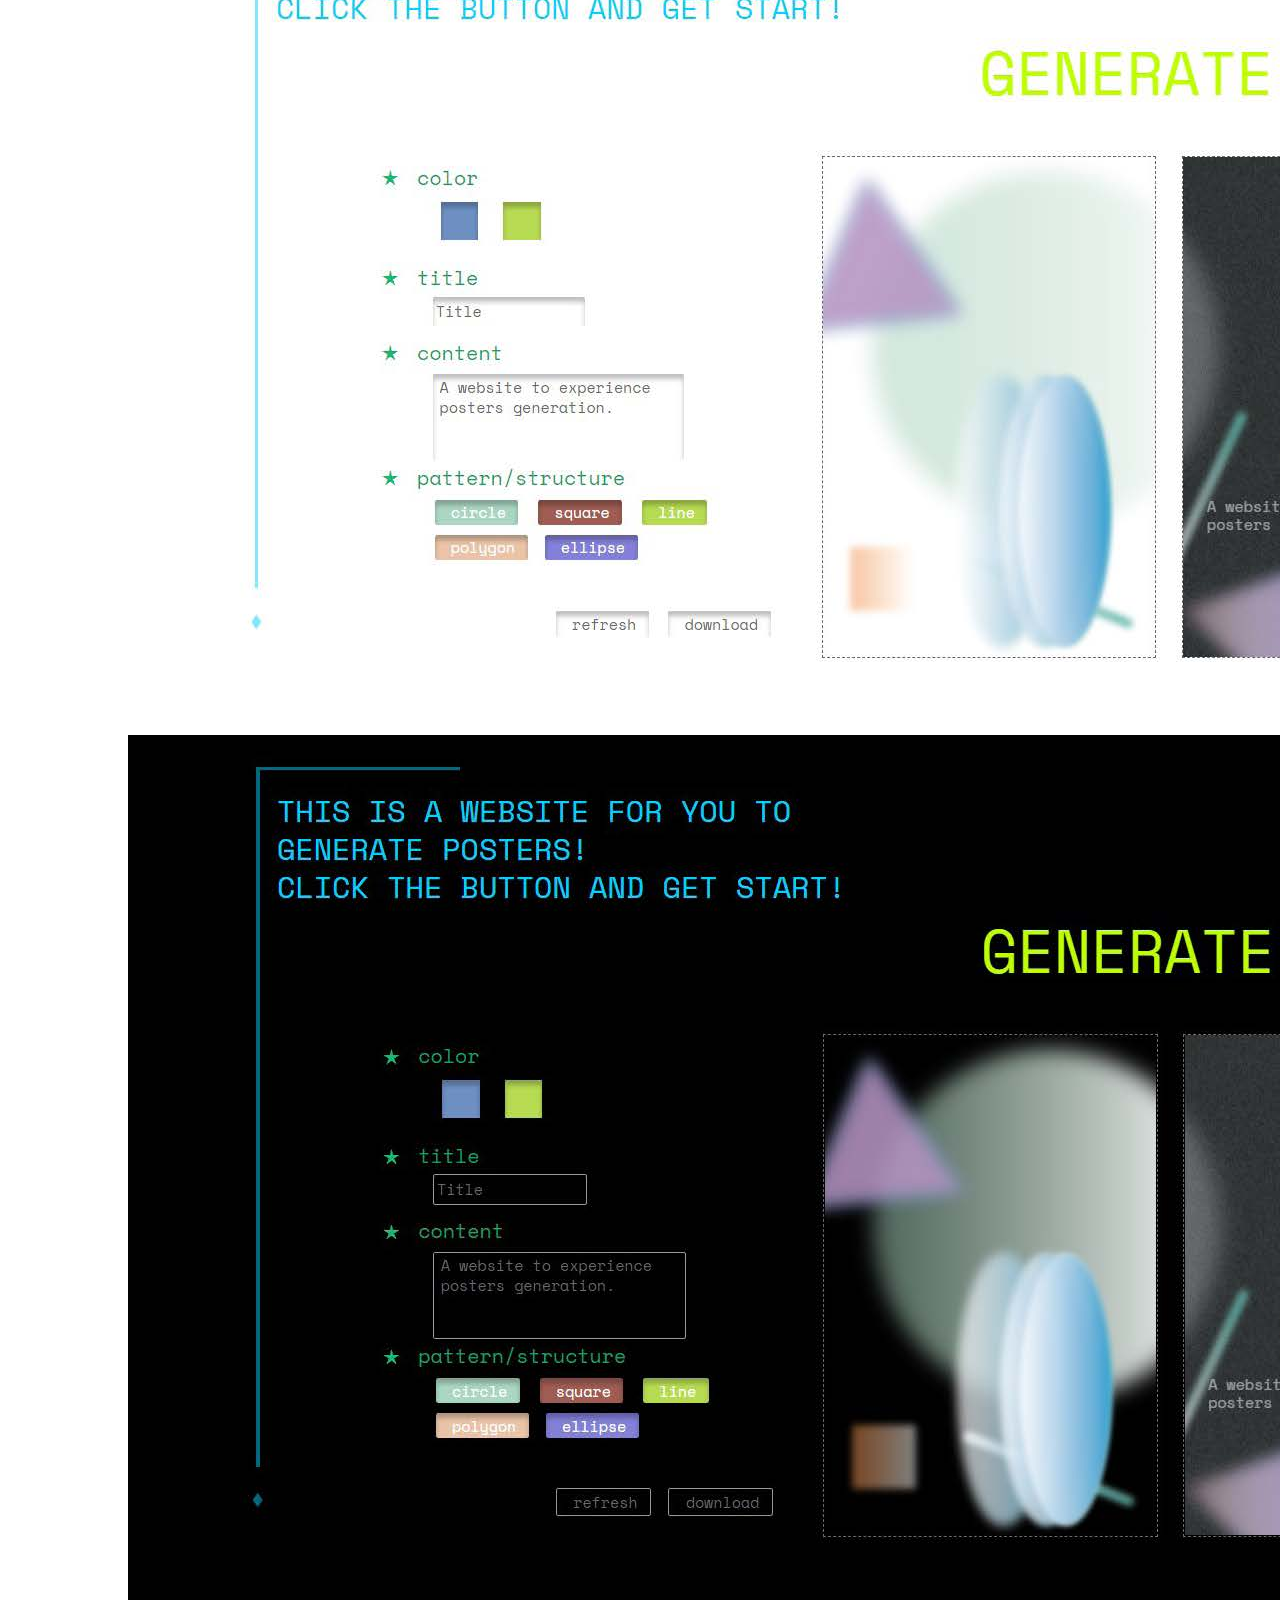
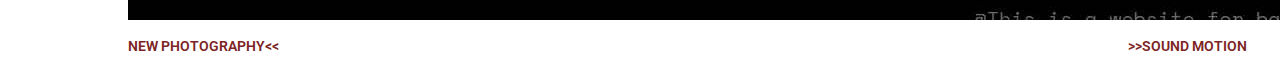
<file: generateposters.html>
<!DOCTYPE html>
<html>
    <head>
        <meta charset="utf-8"><!--charset: character encoding capable of encoding all characters on the web  -->
        <meta http-equiv="X-UA-Compatible" content="IE=edge,chrome=1"><!--for browser compatibility: choose rendering engine to view the page in an correct view (for old ver. IE)  -->
        <meta name="viewport" content="width=device-width, initial-scale=1" />
        <title>个人作品集©copyright 2022</title>   
        <link rel="stylesheet" href="generateposters.css">
        <link href='https://fonts.googleapis.com/css?family=Roboto' rel='stylesheet'>

        
        <style>
            /*滚动条宽度*/
        ::-webkit-scrollbar{width: 0px;
                            height: 5px;}
            /*滚动条按钮样式*/
        ::-webkit-scrollbar-thumb{border-radius: 10px;
                                  background-color: #f1f1f1;}
            /*滚动条背景样式*/
        ::-webkit-scrollbar-track{border-radius: 10px;}


        body{background-color: white;
            font-family: roboto, sans-serif;
            font-style: normal;
            width:80vw;
            margin-left:10vw;
            cursor:default;
            overflow-x: hidden;}

            
            a:link{color: gray;
                text-decoration:none;
                cursor: crosshair;}
            a:visited{color: gray;
                text-decoration:none;
                cursor: crosshair;}
            a:hover{color: black;
                text-decoration:none;
                cursor: crosshair;}

            a._left1:link{color: rgb(124, 35, 35);}
            a._left1:visited{color:rgb(124, 35, 35);}
            a._left1:hover{color:black;}

            a._right1:link{color: rgb(124, 35, 35);}
            a._right1:visited{color:rgb(124, 35, 35);}
            a._right1:hover{color:black;}

            h1{text-align: left;
                margin: 0 auto;
                margin-top:-100px;
                background-color:white;
                color:gray;
                z-index:400;
                position:fixed;
                max-width:175px;
                padding-top: 0.5vh;
                font-size: 18px;}

            .wb1{position:fixed;
                    width:105vw;
                    margin: 0 auto;
                    margin-left: -10vw;
                    height: 93px;
                    z-index:300;
                    margin-top:-120px;
                    background-color:white;}

            .wb2{position:fixed;
                    margin-top: -24px;
                    display:none;
                    width:105vw;
                    height: 90vh;
                    margin: 0 auto;
                    margin-left: -10vw;
                    z-index:75;
                    margin-top:-50px;
                    background-color:white;}

                .bar1{margin-top:-27px;
                    width: 90vw;
                    height:3px;
                    margin-left: -0.5vw;
                    background-color:rgb(124, 35, 35);
                    z-index:1000;
                    position:fixed;}


            .button{position: fixed;
                cursor: crosshair;
                height: 50px;
                width: 50px;
                display: inline-block;
                right: 8px;
                top: -102px;
                z-index: 500;}

            .line1{background-color: rgb(124, 35, 35);
            width: 24px;
            height: 3px;
            margin-top: 21px;
            margin-left: 5px;
            position: fixed;
            z-index: 500;
            transform: rotate(0deg);}
            
            .line2{background-color: rgb(124, 35, 35);
            width: 24px;
            height: 3px;
            margin-top: 29px;
            margin-left: 5px;
            position: fixed;
            z-index: 500;
            transform: rotate(0deg);}

                
            .menu{width:20%;
                position:fixed;
                margin-top: -119px;
                height:104px;
                margin-left: -85px;
                font-size:18px;
                display:none;
                z-index:100;
                background-color:transparent;}

                


            .contactinfo{display:none;
                position:fixed;
                margin-top: 82px;
                margin-left: -85px;
                font-size:18px;
                padding-right:20px;
                z-index:200;}


            span{font-weight:600;
                color:rgb(124, 35, 35);}

            
            .info2{
                cursor: crosshair;
                height: 458px;}

            .info3{
                cursor: crosshair;
                height: 458px;
                margin-top: 53px;
                width: 30vw;
                min-width: 300px;}

            .image{margin-left:0vw;
                     min-width:300px;
                     width:100vw;
                     z-index:25;
                     }

            

            div{margin-top:120px;
                margin-left:87px;
            padding-right:20px;}

                
                .about{margin-top: -57px;
                    font-weight:600;
                    z-index: 800;
                    cursor: crosshair;}
                .contact{margin-top: 27px;
                    font-weight:600;
                    z-index: 800;
                    cursor: crosshair;}
                .works{margin-top: 27px;
                    font-weight:600;
                    z-index:100;
                    cursor: crosshair;}
                .toggle{display:none;
                    cursor: crosshair;
                    height: 500px;
                    z-index:750;
                    margin-top:24px;
                    margin-left: 2px;}
                .scroll{z-index: 750;
                    margin-top: 100px;
                    position:fixed;}




                .collectivecare{margin-top:0px;
                    margin-left:0px;
                    width:195px;
                    font-size:18px;
                    z-index:1000;
                    cursor: crosshair;}
                .interview,.GérardUféras,.knoll,.the24solarterms,.newphotography,.generateposters,.soundmotion,.blue,.theviciousofcity,.thewoodwhisperper,.drawings,.process{margin-top:10px;
                    margin-left:0px;
                    width:195px;
                    font-size:18px;
                    z-index:500;
                    cursor: crosshair;}

                p{font-size:18px;}

                .aboutinfo2{display:none;
                    position: fixed;
                    z-index: 1000;
                    width: 50vw;
                    margin-left: -86px;
                    margin-top:-24px}
                .contact2{margin-left: 85px;
                    margin-top: 0px;
                    display:none;
                    cursor: crosshair;}
                .works1{margin-left: 85px;
                    margin-top: 0px;
                    display:none;
                    cursor: crosshair;}
                .works2{margin-left: 2px;
                    margin-top: 224px;
                    display:none;
                    cursor: crosshair;
                    position: fixed;
                    z-index: 2000;}
                .contact1{background-color: white;
                    margin-top: -8px;}
               
                .color{color: rgb(124, 35, 35);
                position:fixed;
                margin-top:0px;}
                .color1{color: rgb(124, 35, 35);
                position:fixed;
                margin-top:41px;}
                .collectivecareintro{margin-left:0px;}
                p.intro_int{
                    width: 54vw;
                    min-width: 300px;}


        @media only screen and (max-width: 414px){
                p{font-size:24px;}
                h3{font-size:24px;}
                h1{max-width: 224px;
                    font-size: 24px;
                    margin-top: -107px;}
                .collectivecare,.interview,.GérardUféras,.knoll,.the24solarterms,.newphotography,.generateposters,.soundmotion,.blue,.theviciousofcity,.thewoodwhisperper,.drawings,.process{margin-top:10px;
                    font-size:24px;
                    line-height: 24px;
                    min-width: 300px;}
                .menu{font-size:24px;}
                .about{font-size:24px;}
                .about1{font-size:24px;}
                .contact{font-size:24px;}
                .contact1{line-height: 18px;}
                .contact2{font-size:24px;}
                .works{font-size:24px;}
                .works1{font-size:24px;}
                .works2{font-size:24px;
                margin-top:254px;}
                .button{top:-99px;}
                .line1{width: 32px;
                    height: 4px;}
                .line2{width: 32px;
                    height: 4px;
                    margin-top: 30px;}
                .contactinfo{margin-top: 105px;
                    line-height: 18px;
                    min-width: 460px;}
                .toggle{margin-top:46px;}
                .info3{height: 524px;
                    width: 316px;}
                .wb2{height:95vh;}

                
                .right1{width:90px;
                    margin-right: 20px;}
                .left1{width:110px;
                    margin-left: 85px;
                    margin-right: -5vw;}
                .color{width:300px;}
                p.intro_int{margin-top:-5px;}
                br.br1{display:none;}
                .poster1{width:350px;}
                .poster2{display:none;}
                .poster3{width:350px;
                display:inline-block}
                }

                @media only screen and (max-height: 736px){
                    .info3{height: 458px;
                        width: 316px;}
                }


           
        </style> 

        <script src="https://code.jquery.com/jquery-3.6.0.js"></script>
        <script language="javascript">
            $(document).ready(function(){
                
                
                $( ".about" ).hover(function() {
                    $(".about").css('color','gray');
                    $(".contact").css('color','black');
                    $(".works").css('color','black');
                }, function(){
                    $(".about").css('color','black');
                    $(".contact").css('color','black');
                    $(".works").css('color','black');
                });

                $( ".about" ).click(function() {
                        $(".aboutinfo2").css("display","inline-block");  
                        $(".contact2").css("display","inline-block"); 
                        $(".works1").css("display","inline-block"); 
                        $(".contact").css("display","none");  
                        $(".works").css("display","none"); 
                        $(".about").css('color','black');
                        $(".works2").css("display","none"); 
                        $(".toggle").css("display","none");   
                        $(".contactinfo").css('display','none');
                    
                });



                $( ".contact" ).hover(function() {
                    $(".about").css('color','black');
                    $(".contact").css('color','gray');
                    $(".works").css('color','black');
                }, function(){
                    $(".about").css('color','black');
                    $(".contact").css('color','black');
                    $(".works").css('color','black');

                });
                $( ".contact" ).click(function() {
                    $(".works").css("display","none"); 
                    $(".works1").css("display","none"); 
                    $(".about").css('color','black');
                    $(".contact").css('color','black');
                    $(".contactinfo").css('display','inline-block');
                    $(".works2").css('display','inline-block');
                    $(".toggle").css("display","none");   
                    $(".scroll").css("display","none");  
                    
                    
                    
                });

                $( ".works1" ).hover(function() {
                    $(".about").css('color','black');
                    $(".contact").css('color','black');
                    $(".contact2").css('color','black');
                    $(".works1").css('color','gray');
                }, function(){
                    $(".about").css('color','black');
                    $(".contact").css('color','black');
                    $(".contact2").css('color','black');
                    $(".works1").css('color','black');
                });

                $( ".works1" ).click(function() {
                        $(".aboutinfo2").css("display","none");  
                        $(".contactinfo").css('display','none');
                        $(".contact2").css("display","none"); 
                        $(".works1").css("display","none"); 
                        $(".contact").css("display","inline-block");  
                        $(".works").css("display","inline-block"); 
                        $(".toggle").css("display","inline-block");
                        $(".scroll").css("display","inline-block");    
                    
                });

                $( ".works2" ).hover(function() {
                    $(".about").css('color','black');
                    $(".contact").css('color','black');
                    $(".works2").css('color','gray');
                }, function(){
                    $(".about").css('color','black');
                    $(".contact").css('color','black');
                    $(".works2").css('color','black');
                });

                $( ".works2" ).click(function() {
                        $(".aboutinfo2").css("display","none");  
                        $(".contactinfo").css('display','none');
                        $(".contact2").css("display","none"); 
                        $(".works2").css("display","none"); 
                        $(".contact").css("display","inline-block");  
                        $(".works").css("display","inline-block"); 
                        $(".toggle").css("display","inline-block");   
                        $(".scroll").css("display","inline-block");   
                    
                });

                $( ".contact2" ).hover(function() {
                    $(".about").css('color','black');
                    $(".contact2").css('color','gray');
                    $(".works1").css('color','black');
                    $(".works2").css('color','black');
                }, function(){
                    $(".about").css('color','black');
                    $(".contact2").css('color','black');
                    $(".works1").css('color','black');
                    $(".works2").css('color','black');
                });

                $( ".contact2" ).click(function() {
                        $(".aboutinfo2").css("display","none");  
                        $(".contact2").css("display","none"); 
                        $(".works1").css("display","none"); 
                        $(".contact").css("display","inline-block");  
                        $(".works2").css("display","inline-block"); 
                        $(".toggle").css("display","none");  
                        $(".contactinfo").css("display","inline-block");  
                         
                    
                });




                $( ".works" ).hover(function() {
                    $(".about").css('color','black');
                    $(".contact").css('color','black');
                    $(".works").css('color','gray');
                }, function(){
                    $(".about").css('color','black');
                    $(".contact").css('color','black');
                    $(".works").css('color','black');
                });

                $( ".works" ).click(function() {
                        $(".toggle").css("display","inline-block");  
                        $(".about").css('color','black');
                        $(".contact").css('color','black');
                        $(".works").css('color','black'); 
                    
                });



                $( ".button" ).hover(function() {
                    $(".line1").css("background-color","gray");
                    $(".line2").css("background-color","gray");
                }, function(){
                    $(".line1").css("background-color","rgb(124, 35, 35)");
                    $(".line2").css("background-color","rgb(124, 35, 35)");
                });
var count=0;
                $( ".button" ).click(function() {
                    count=count+1;
                    if (count%2 == 1){
                    $(".line1").css("transform","rotate(30deg)");
                    $(".line2").css("transform","rotate(-30deg)");
                    $(".line1").css("margin-top","25px");
                    $(".line2").css("margin-top","25px");
                    $(".line1").css("background-color","rgb(124, 35, 35)");
                    $(".line2").css("background-color","rgb(124, 35, 35)");
                    $(".menu").css("display","inline-block");
                    $(".about").css("display","inline-block");
                    $(".contact").css("display","inline-block");
                    $(".works").css("display","inline-block");
                    $(".about").css('color','black');
                    $(".contact").css('color','black');
                    $(".works1").css('color','black');
                    $(".wb2").css("display","inline-block");
                    
                }
                else{
                    $(".line1").css("transform","rotate(0deg)");
                    $(".line2").css("transform","rotate(0deg)");
                    $(".line1").css("margin-top","21px");
                    $(".line2").css("margin-top","29px");
                    $(".line1").css("background-color","rgb(124, 35, 35)");
                    $(".line2").css("background-color","rgb(124, 35, 35)");
                    $(".menu").css("display","none");
                    $(".wb2").css("display","none");
                    $(".toggle").css("display","none");
                    $(".aboutinfo2").css("display","none");  
                    $(".contact2").css("display","none"); 
                    $(".works1").css("display","none"); 
                    $(".works2").css("display","none"); 
                    $(".contactinfo").css("display","none"); 
                }    
                });


            });





        </script>

    </head>

    <body>
        <h1><a href="index.html" class="home">个人作品集©copyright 2022</a></h1>
        <div class="button">
            <div class="line1"></div>
            <div class="line2"></div>
        </div>

        <div class="bar1"></div>
    <section class="wb1"></section>
    <section class="wb2"></section>
    

    <section class="menu">
        <div></div>
        <div class="about">ABOUT</div>
        <div class="contact">CONTACT</div>
        <div class="works">WORKS</div>
    </section>


    <section class="scroll">
        <div class="toggle" style="overflow: scroll">
            <div class="collectivecare"><a href="collectivecare.html">COLLECTIVE CARE</a></div>
            <div class="interview"><a href="interview.html">THE OBSERVATION OF FORM & PATTERN</a></div>
            <div class="GérardUféras"><a href="GérardUféras.html">GERARD UFERAS</a></div>
            <div class="knoll"><a href="knoll.html">KNOLL</a></div>
            <div class="the24solarterms"><a href="the24solarterms.html">THE 24 SOLAR TERMS</a></div>
            <div class="newphotography"><a href="newphotography.html">NEW PHOTOGRAPHY</a></div>
            <div class="generateposters"><a href="generateposters.html">GENERATE POSTERS</a></div>
            <div class="soundmotion"><a href="soundmotion.html">SOUND MOTION</a></div>
            <div class="blue"><a href="blue.html">BLUE</a></div>
            <div class="theviciousofcity"><a href="theviciousofcity.html">THE VICIOUS OF CITY</a></div>
            <div class="thewoodwhisperper"><a href="thewoodwhisperper.html">THE WOODWHISPERER</a></div>
            <div class="drawings"><a href="threedesigners.html">THREE DESIGNERS</a></div>
            <div class="process"><a href="process.html">PROCESS</a></div>
            <div class="process"><a href="2022winter.html">2022◇寒</a></div>
            <div></div>
        </div>
    </section>
    
    

    

    <section class="aboutinfo2">
        <div class="info3" style="overflow: scroll">
            <h3>技能特长</h3>
            <p><span>设计</span> | Print and digital design; 
            <br> &emsp;&emsp;&ensp; Adobe InDesign, 
            <br> &emsp;&emsp;&ensp; Illustrator, Photoshop;
            <br> &emsp;&emsp;&ensp; After Effect, Premiere; 
            <br> &emsp;&emsp;&ensp; Figma, Adobe XD;
            <br> &emsp;&emsp;&ensp; Cinema 4 D;
            <br> &emsp;&emsp;&ensp; HTML/CSS/Javascript
            <p><span>语言</span> | English, Mandarin</p>

            <h3>教育背景</h3>
            <p><span>罗德岛艺术设计学院 (RISD) </span>
            <br> Providence, RI | Sept. 2018–Jun.2022
            <br> 本科, 平面设计</p>
            <p><span>布朗大学 </span>
            <br> Providence, RI | Sept. 2019–May. 2020 
            <br> 人机交互/用户体验, 经济</p>

            <h3> 参与展出 </h3>
            <p><span> IB 艺术展 | 小组展示 </span> | Mar. 2018 
            <br> 人大附中国际部一层展厅</p>
            <p><span> Coming To(o)|小组展示 </span> | Dec. 2018 
            <br> RISD Red Eye Gallery</p>


            <h3> 课程 </h3>
            <p><span> Design Studio I </span> | Step. 2018–Dec. 2018 
            <br>这是我最初接触平面设计的课程，通过尝试不同的设计程序和设计风格，
                我意识到设计本身并不局限于表现手法或者用户需求，更多的是对自我的探寻以及风格背后的含义。
            </p>

            <p><span> Typography III </span> | Step. 2020–Dec. 2020 
            <br>我学会了设计字体并将字体本身当作设计元素来使用，以及使用
                Figma以及AbobeXD来转换自己的设计至多媒体形态，比如网站元素和GIF动效。
            </p>
            

            <p><span> Web Design </span> | Step. 2021–Dec. 2021
            <br>在这门课程中，我学会了基本的编程代码以及如何将自己的设计转化为网站。
                网站和其他设计最大的不同在于它对互动的需求，以及使用方式的定义。
                而通过这节课我对设计本身有了更好地理解，那便是为谁服务，以及通过什么样的形态。
                </p>

            </div>

        <h3 class="contact2"> CONTACT </h3>
        <br>
        <h3 class="works1"> WORKS </h3>



        
    </section>





    <section class="contactinfo">
        <div class="contact1">
        <p>邮箱：15901194779@163.com</p> 
        <p>电话：+86 159-0119-4779</p>
        <p>地址：Beijing, China</p>
        </div>  
    </section>

    <h3 class="works2"> WORKS </h3>


    <div class="collectivecareintro">
        <h3 class="color">GENERATE POSTERS </h3>
        <p class="color1">2022 | web-design°</p>
        <p class="intro_int">
            <br>
            <br>
            <br>
            <br class="br1">
            这是一个研究如何组合海报的网站，我希望使用者可以通过这个网站更好的熟悉颜色与图案的运用，并深入了解海
报本身的特征与性质。它打破了制作海报的常规，即把网站本身转化成海报。同时这也是个可以交流与互动的设计，
使用者可以自己选择特定的颜色组合以及元素，并使用排列组合的方式完成一个全新的设计。
            <br>
            <br>网站链接：<a href="https://angelasun02.github.io/Pro3/GeneratePosters.html" class="_right1" target="_blank">https://angelasun02.github.io/</a>
            </p>
    
            <section class="image">
                <img class="poster1" src="image/MacBook-02.png">
                <img class="poster2" src="image/图片1.png">
                <img class="poster2" src="image/图片2.png">
                <img class="poster2" src="image/图片4.png">
                <img class="poster2" src="image/图片3.png">
                <img class="poster2" src="image/图片6.png">
                <img class="poster2" src="image/图片5.png">
                <img class="poster2" src="image/图片7.png">
                <img class="poster2" src="image/图片8.png">
                <img class="poster3" src="image/图片1.png">
                <img class="poster3" src="image/图片2.png">
                <img class="poster3" src="image/图片3.png">
                <img class="poster3" src="image/图片4.png">
                <img class="poster3" src="image/图片6.png">
                <img class="poster3" src="image/图片5.png">
                <img class="poster3" src="image/图片8.png">
                <img class="poster3" src="image/图片7.png">
                </section>

            
        
    <section class="footnote">
    <p class="right1"><a href="newphotography.html" class="_right1">  NEW PHOTOGRAPHY<< </a></p>
    <p class="left1"><a href="soundmotion.html" class="_left1"> >>SOUND MOTION </a></p>
    </section>
    </body>
</html>

<!--<a name="link"></a>
    <a href="#"></a>内置超链接
1180width
264height-->
</file>
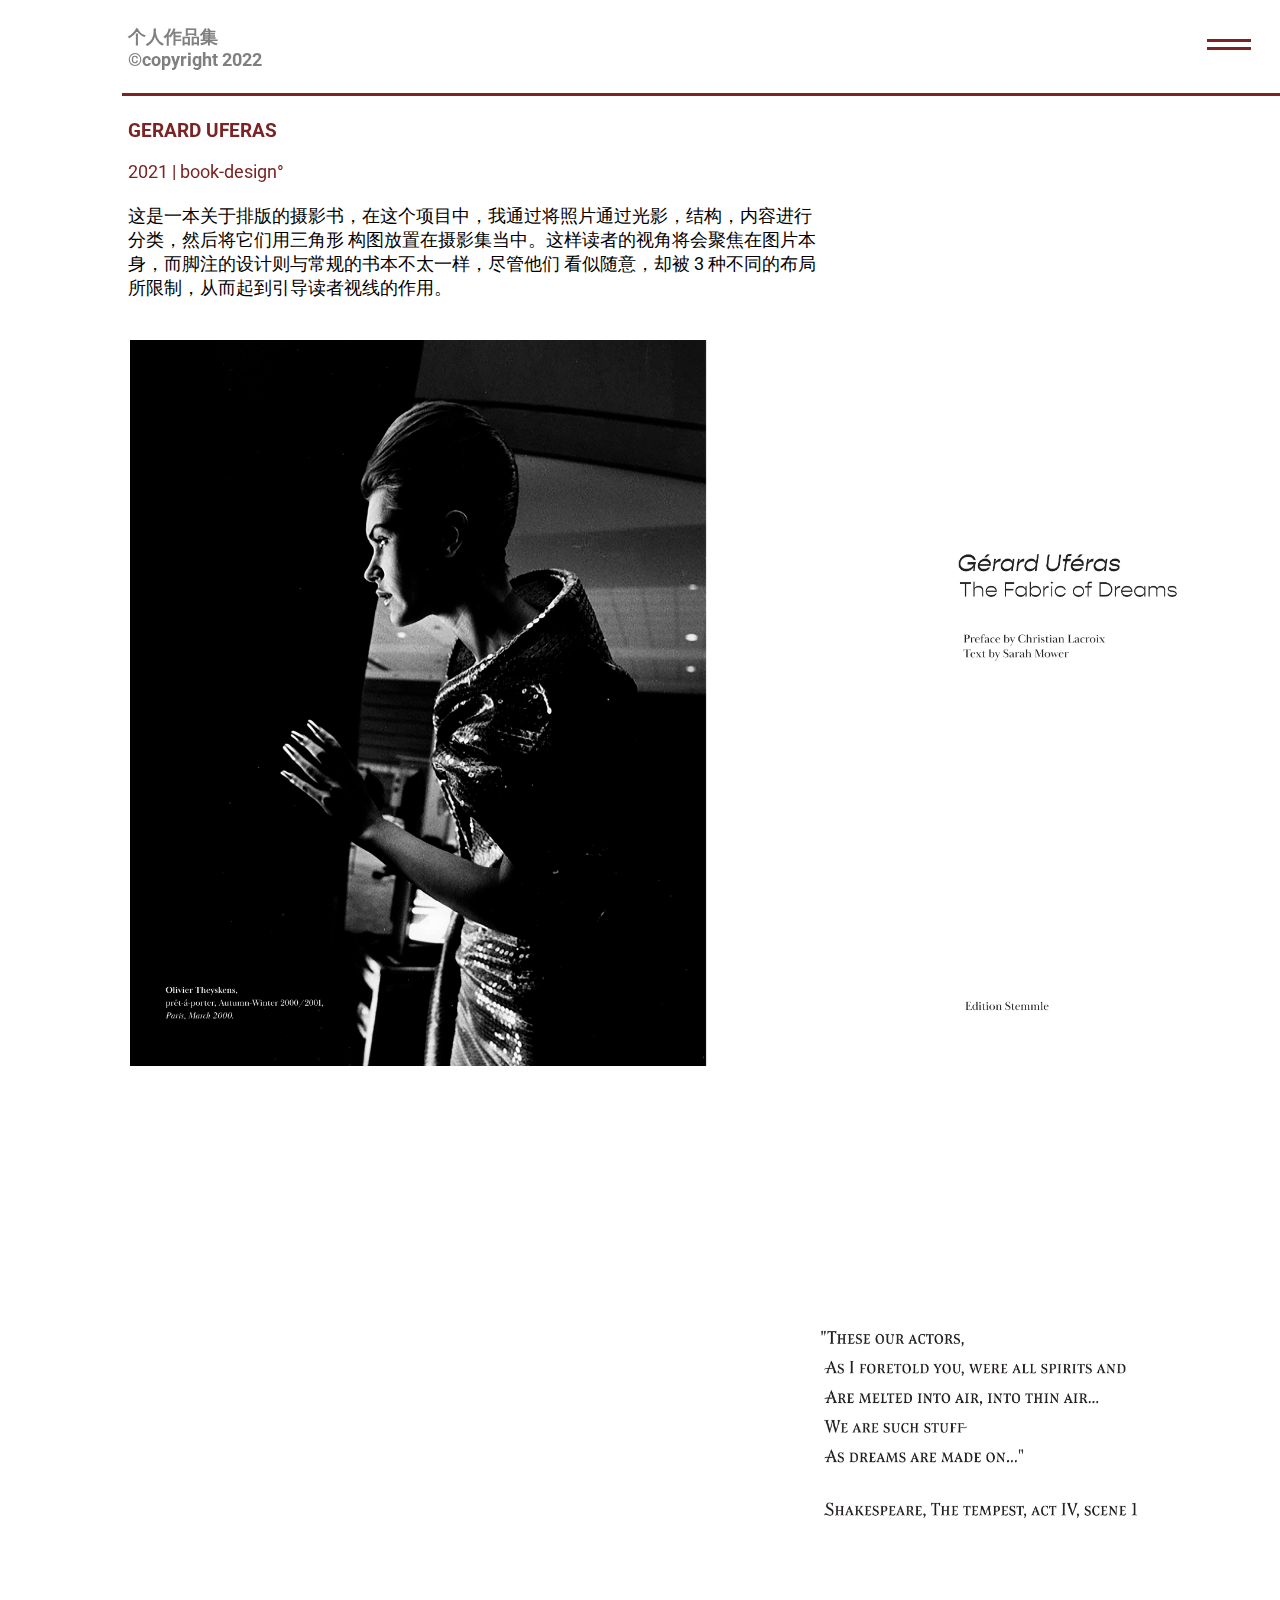
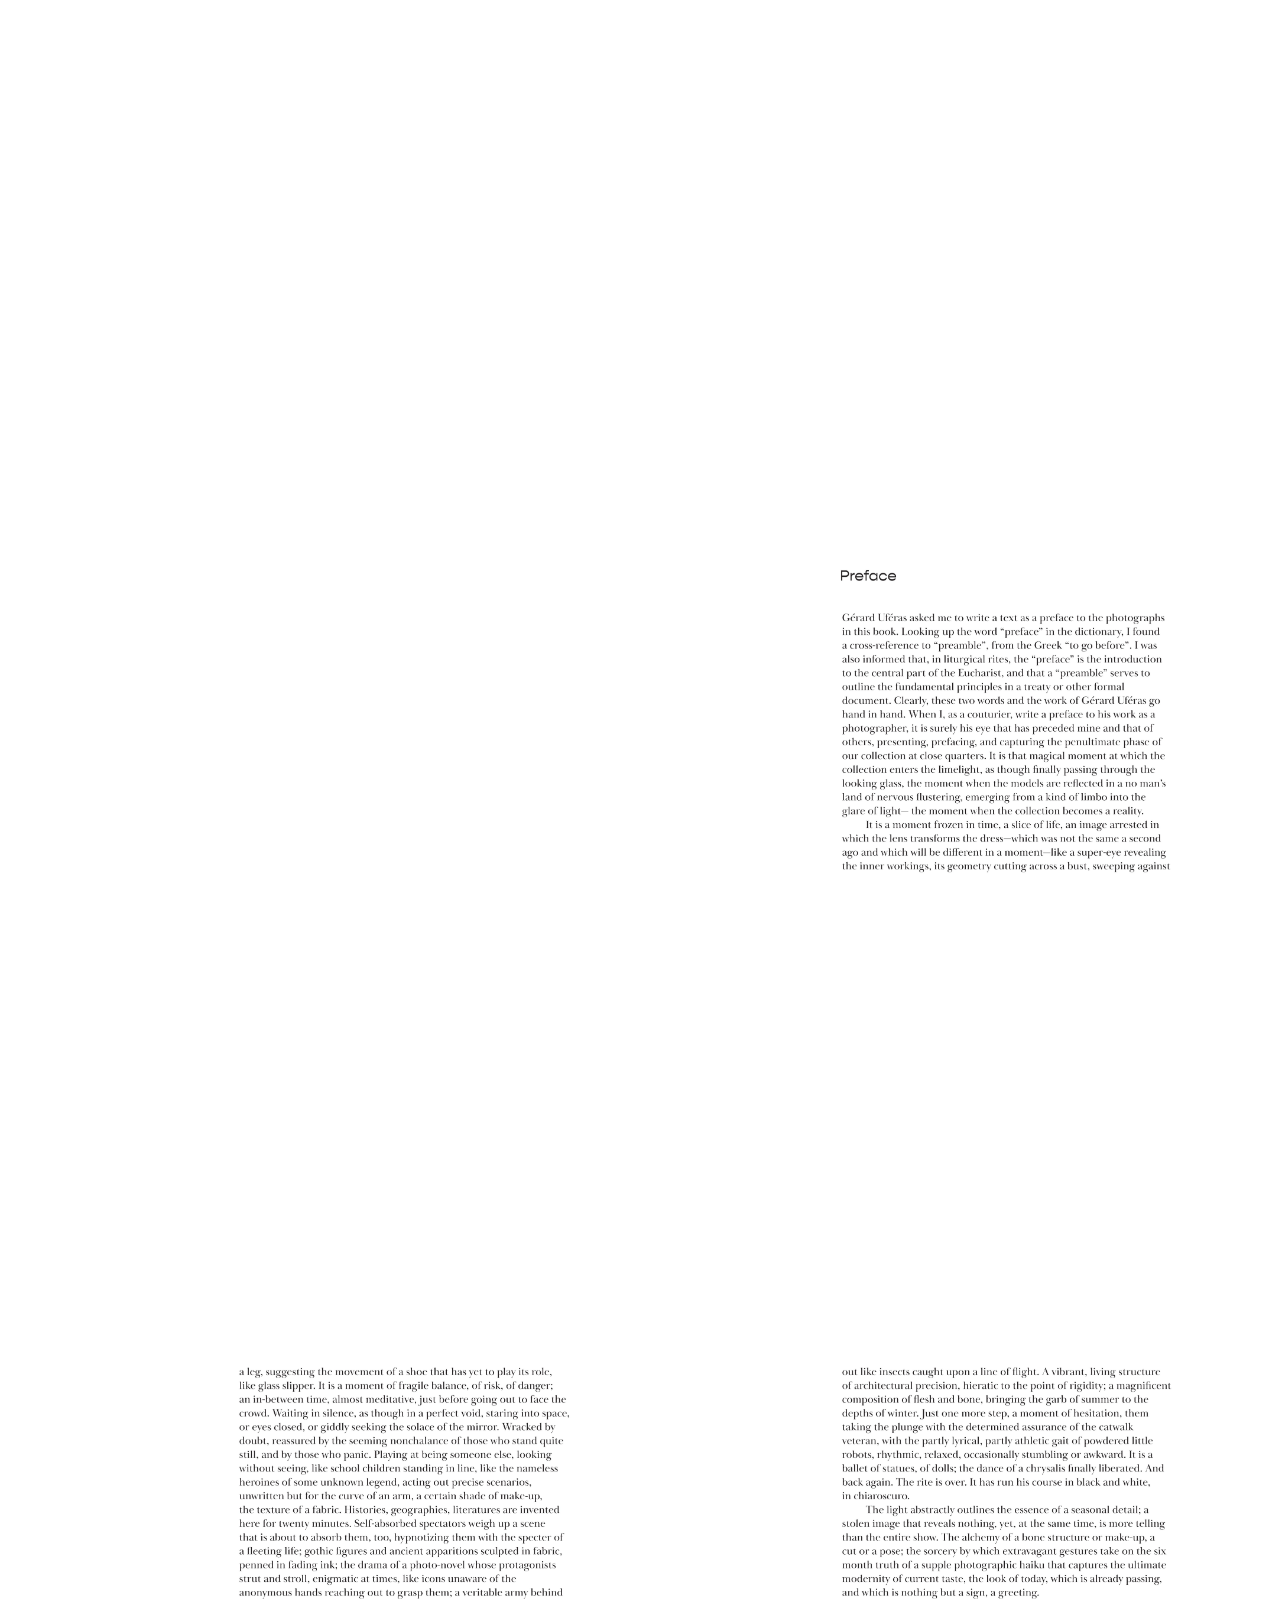
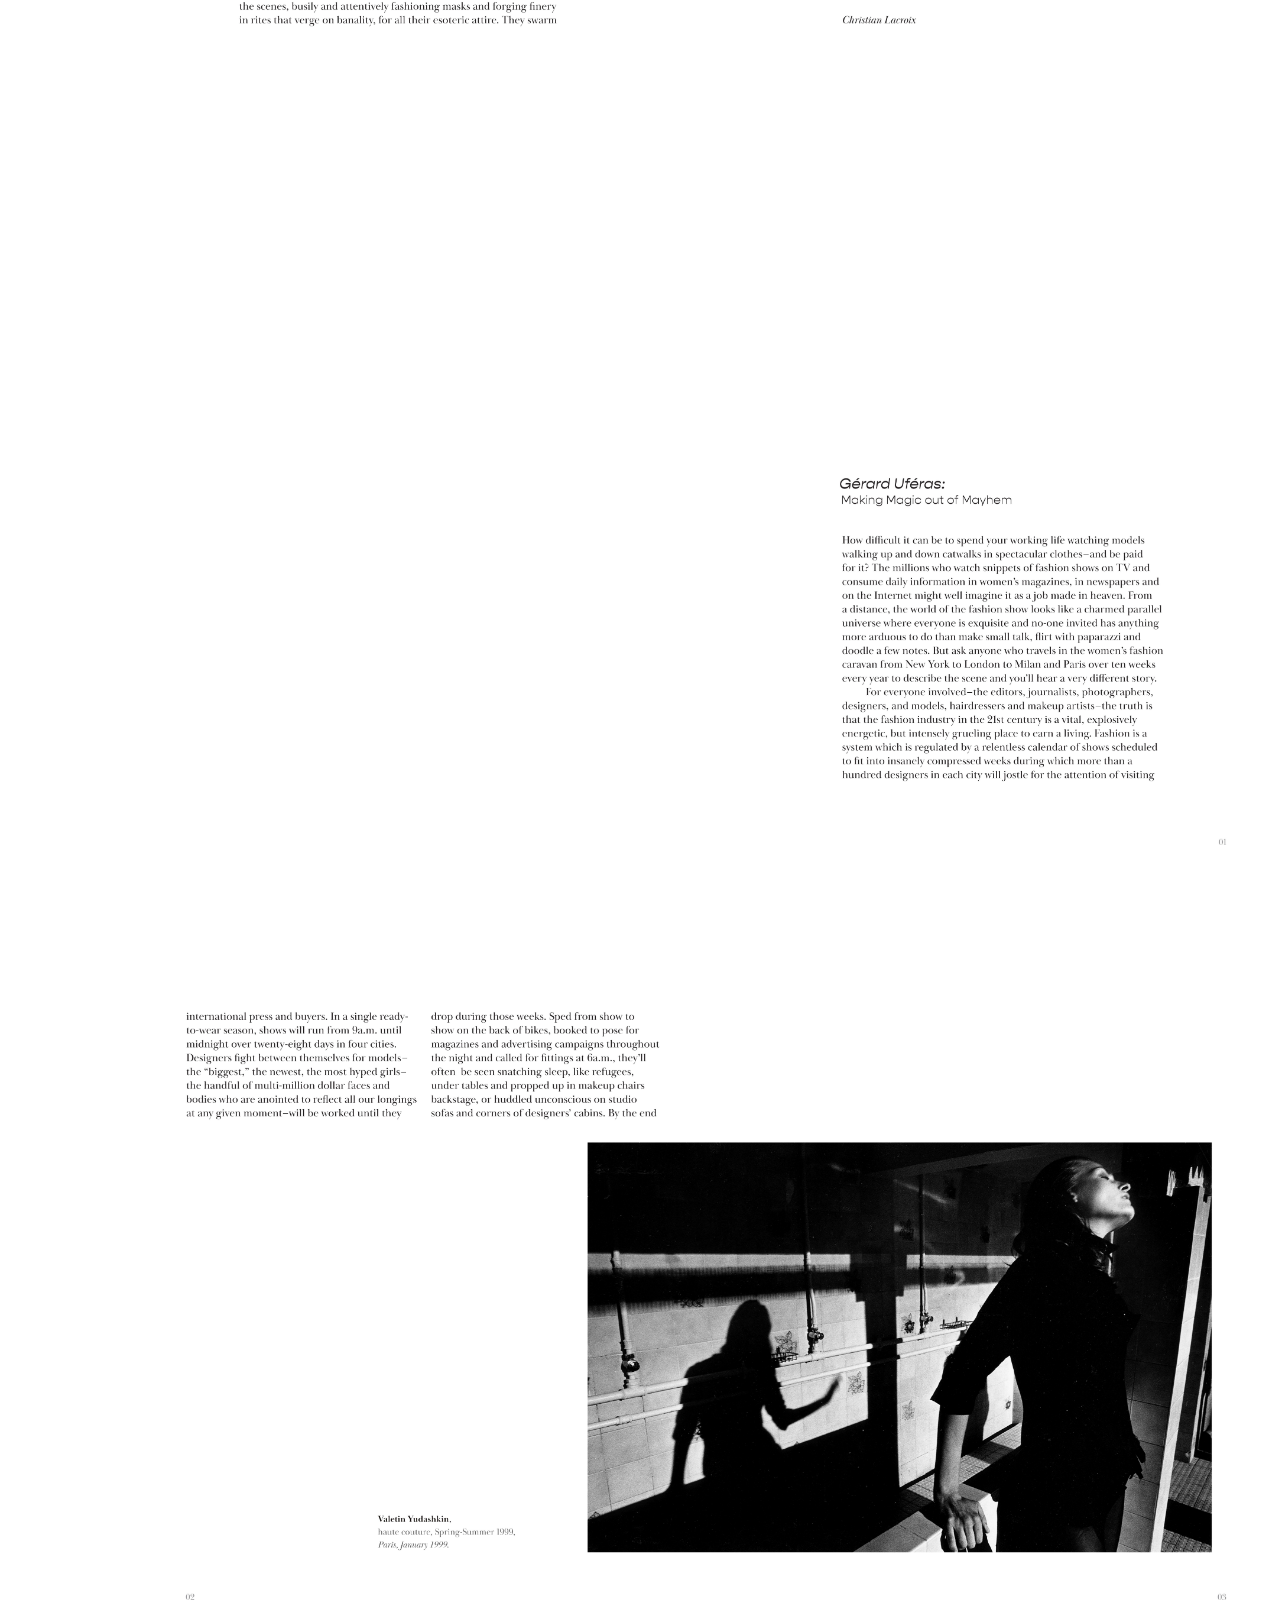
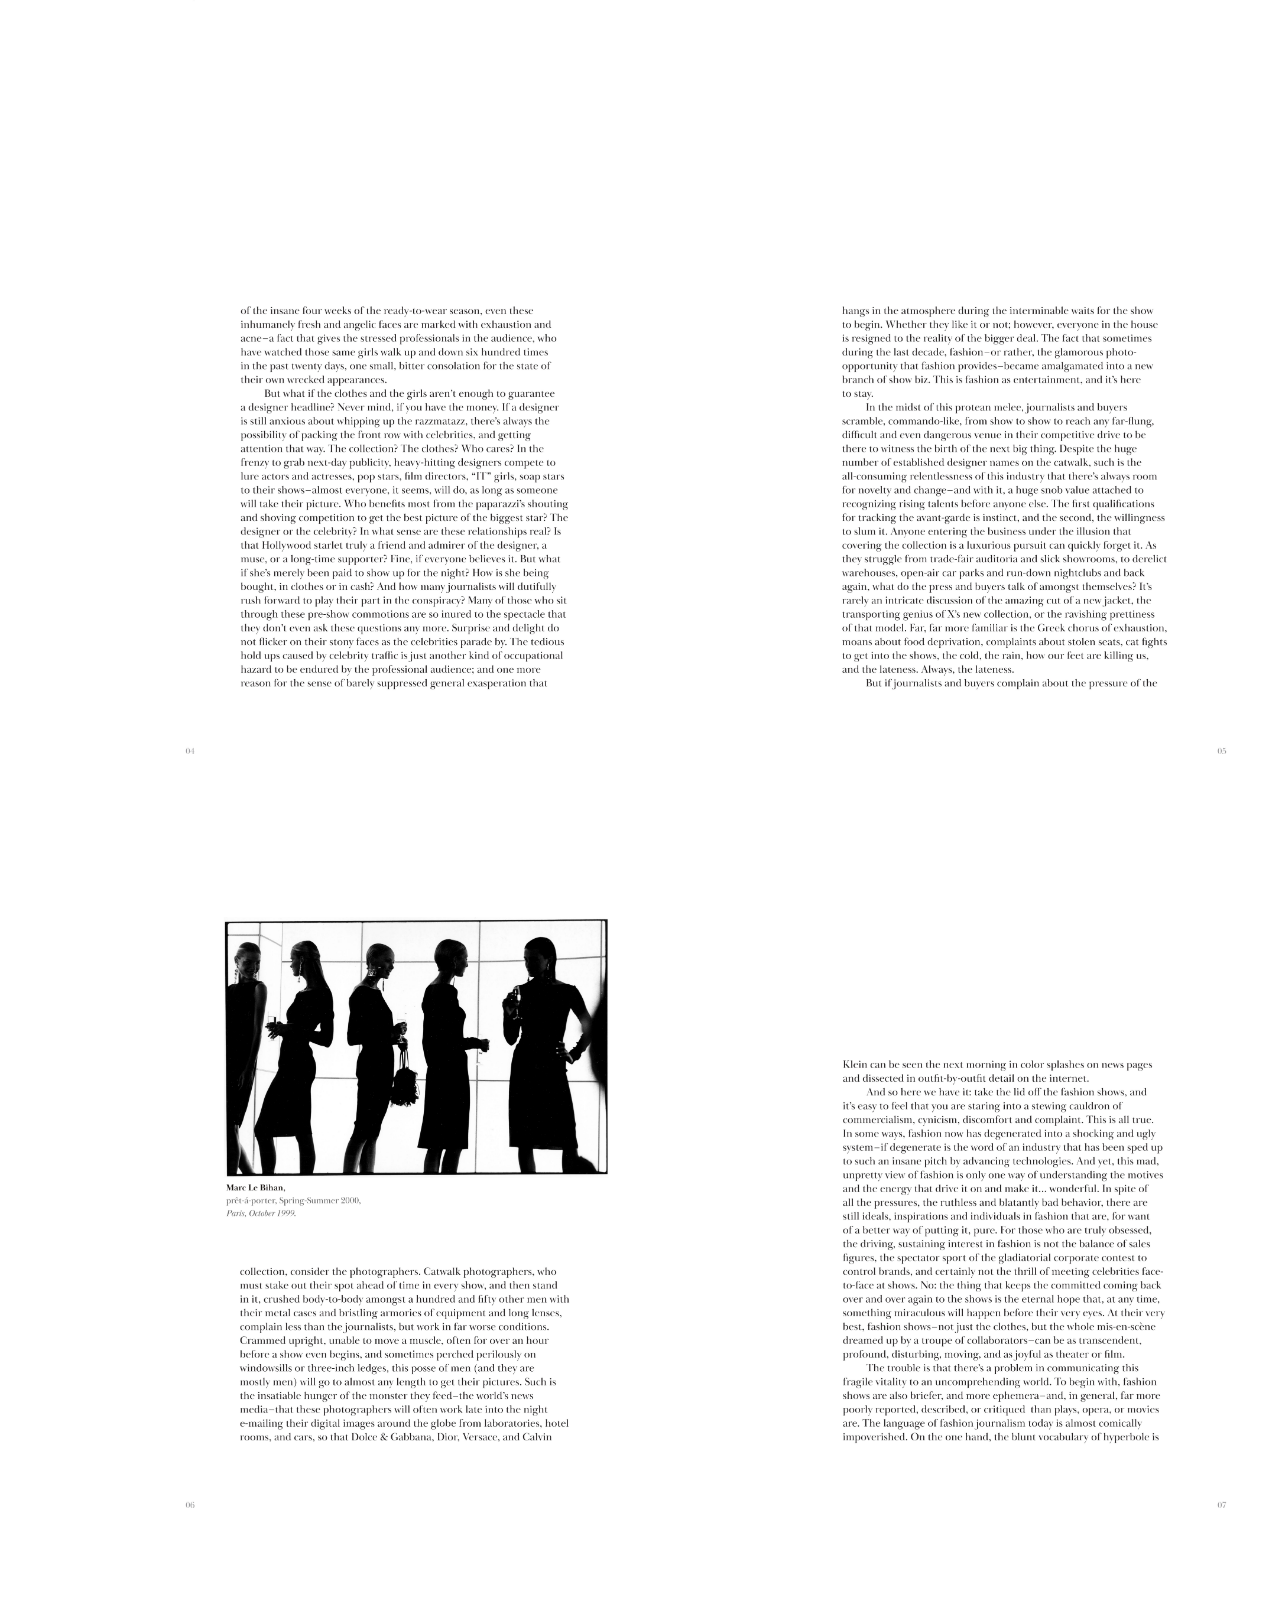
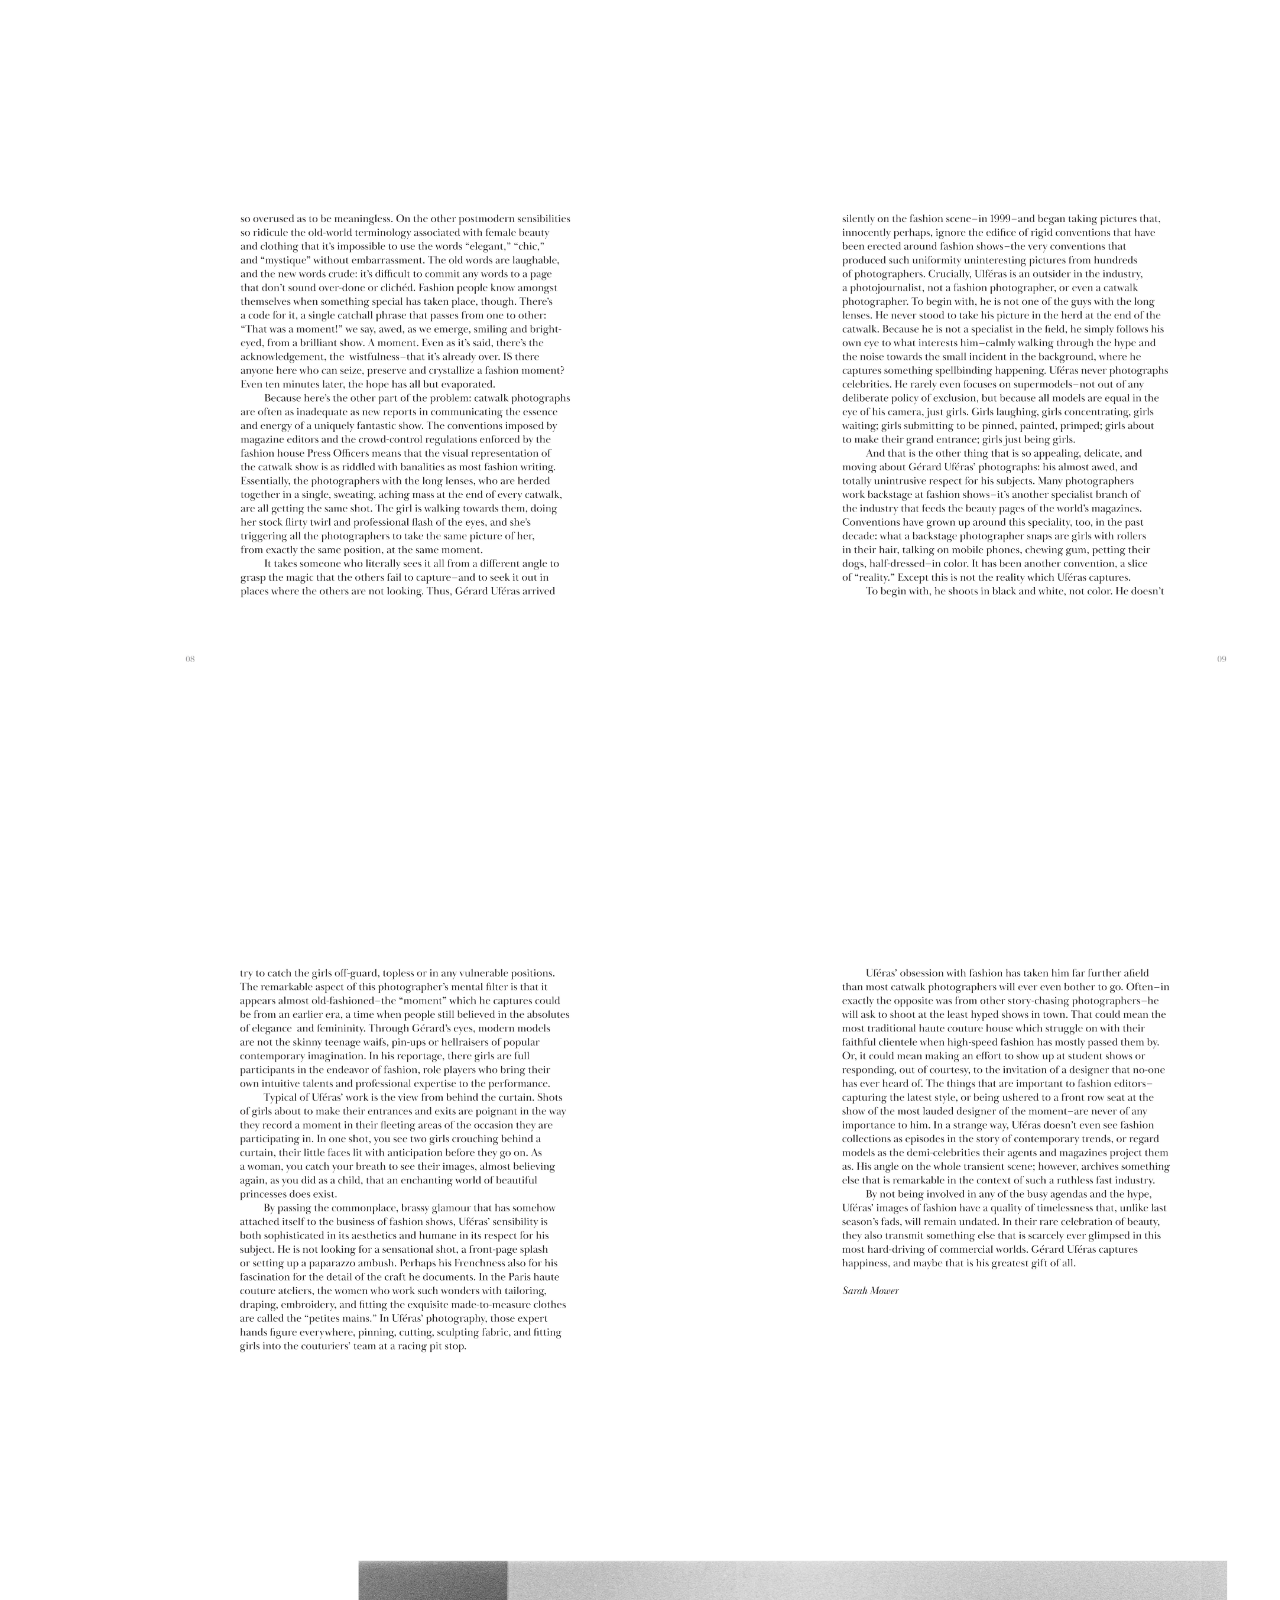
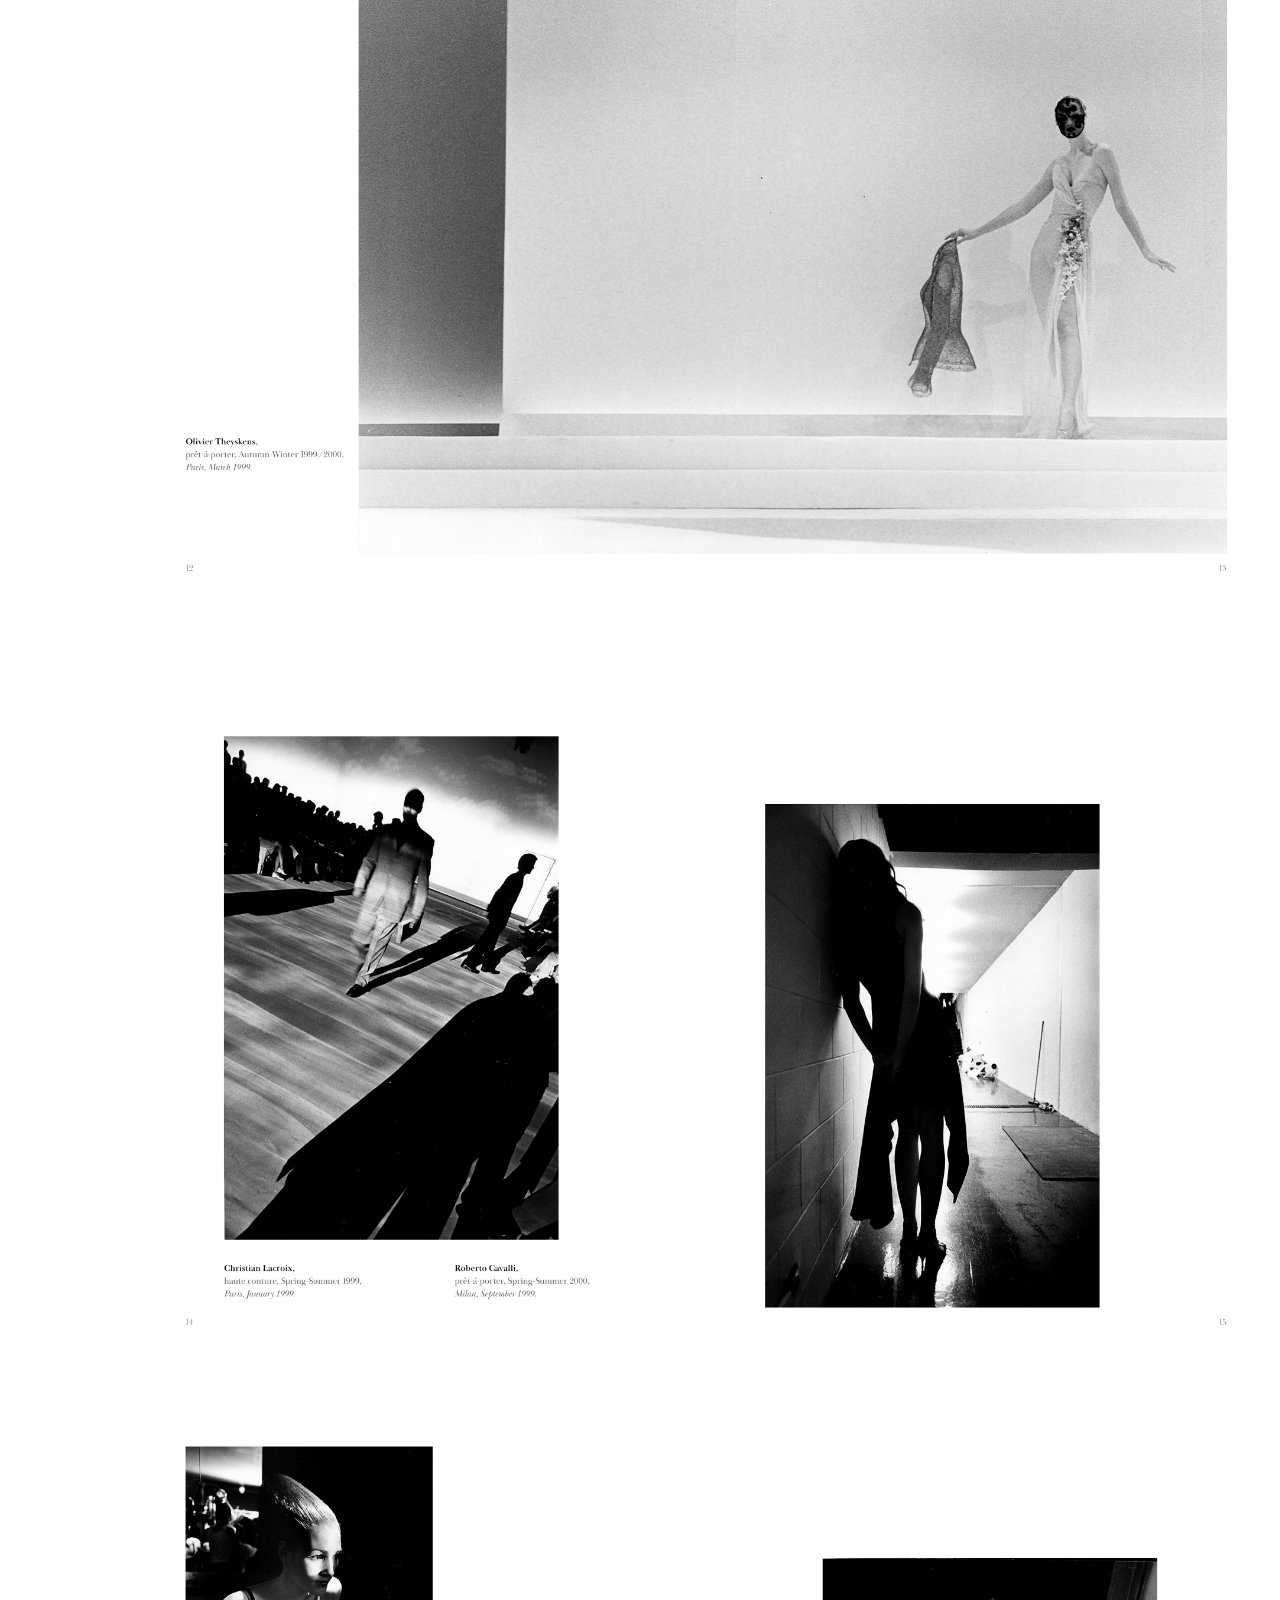
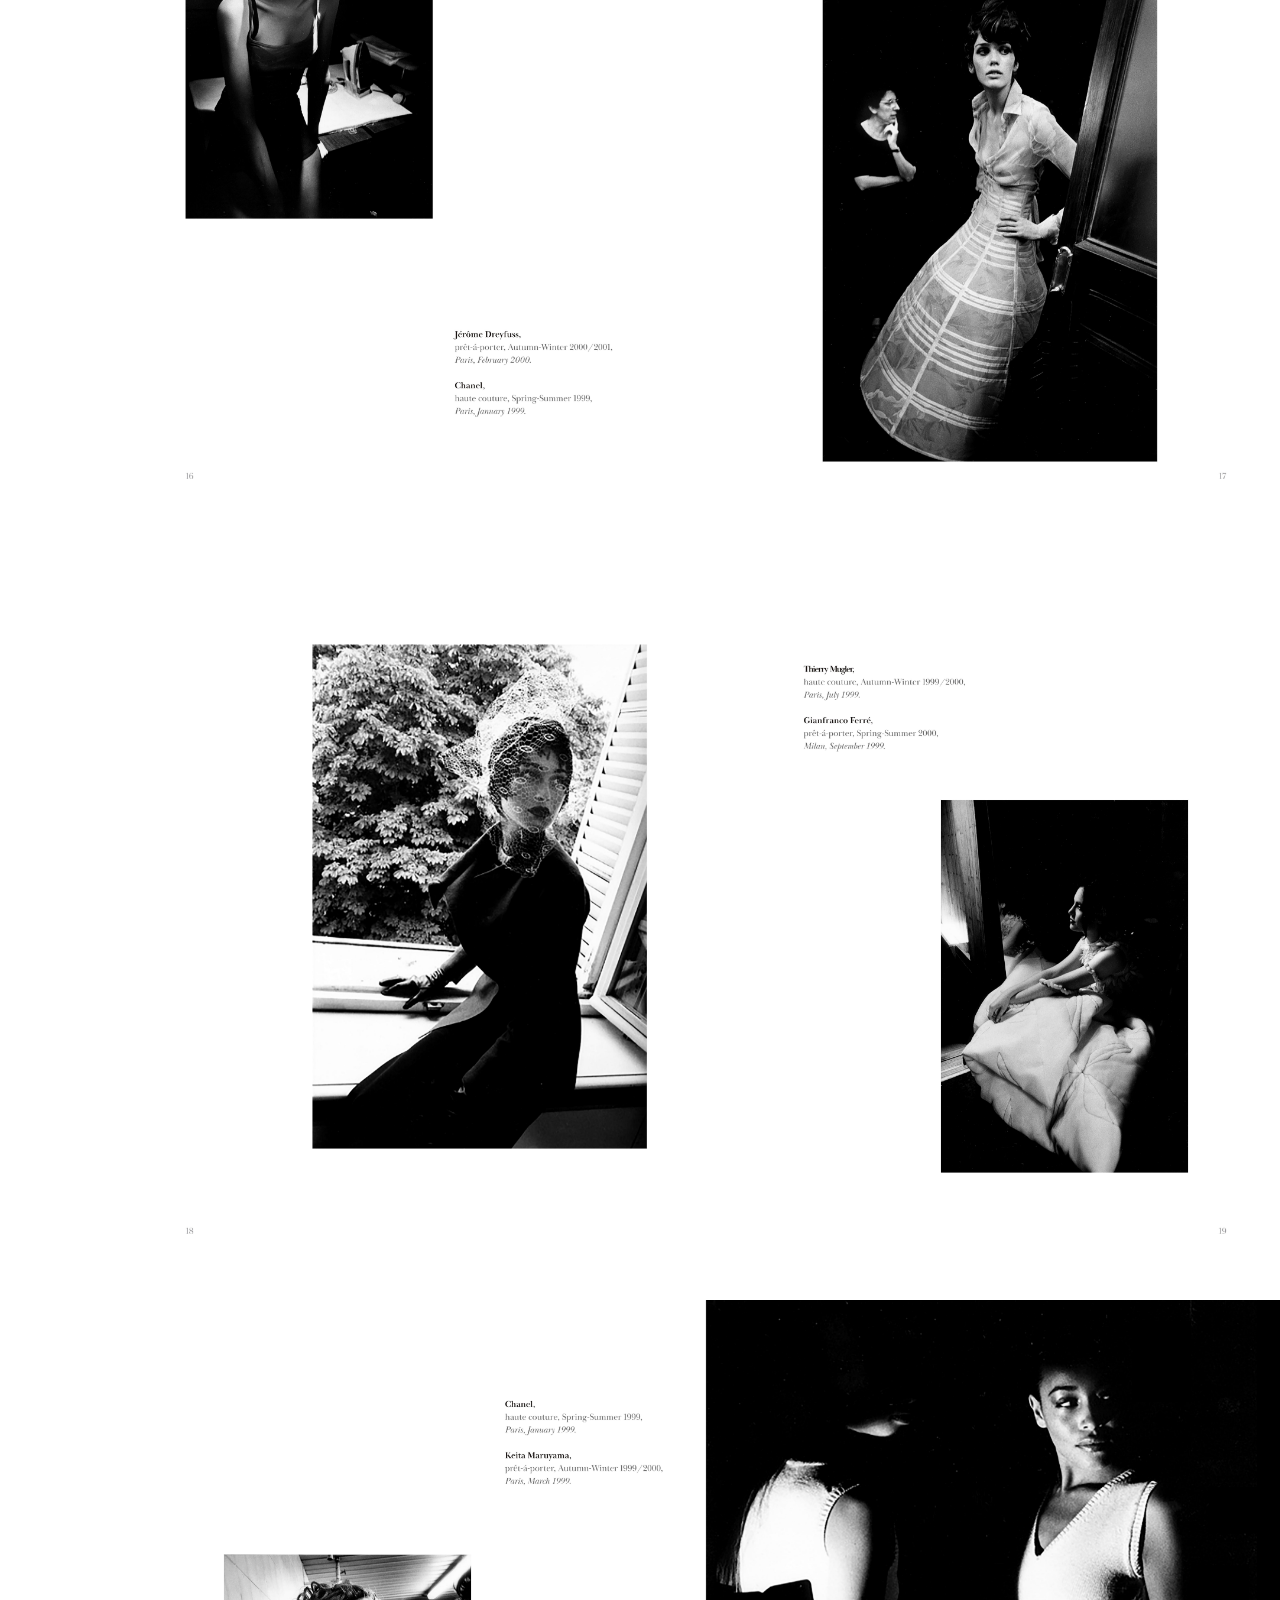
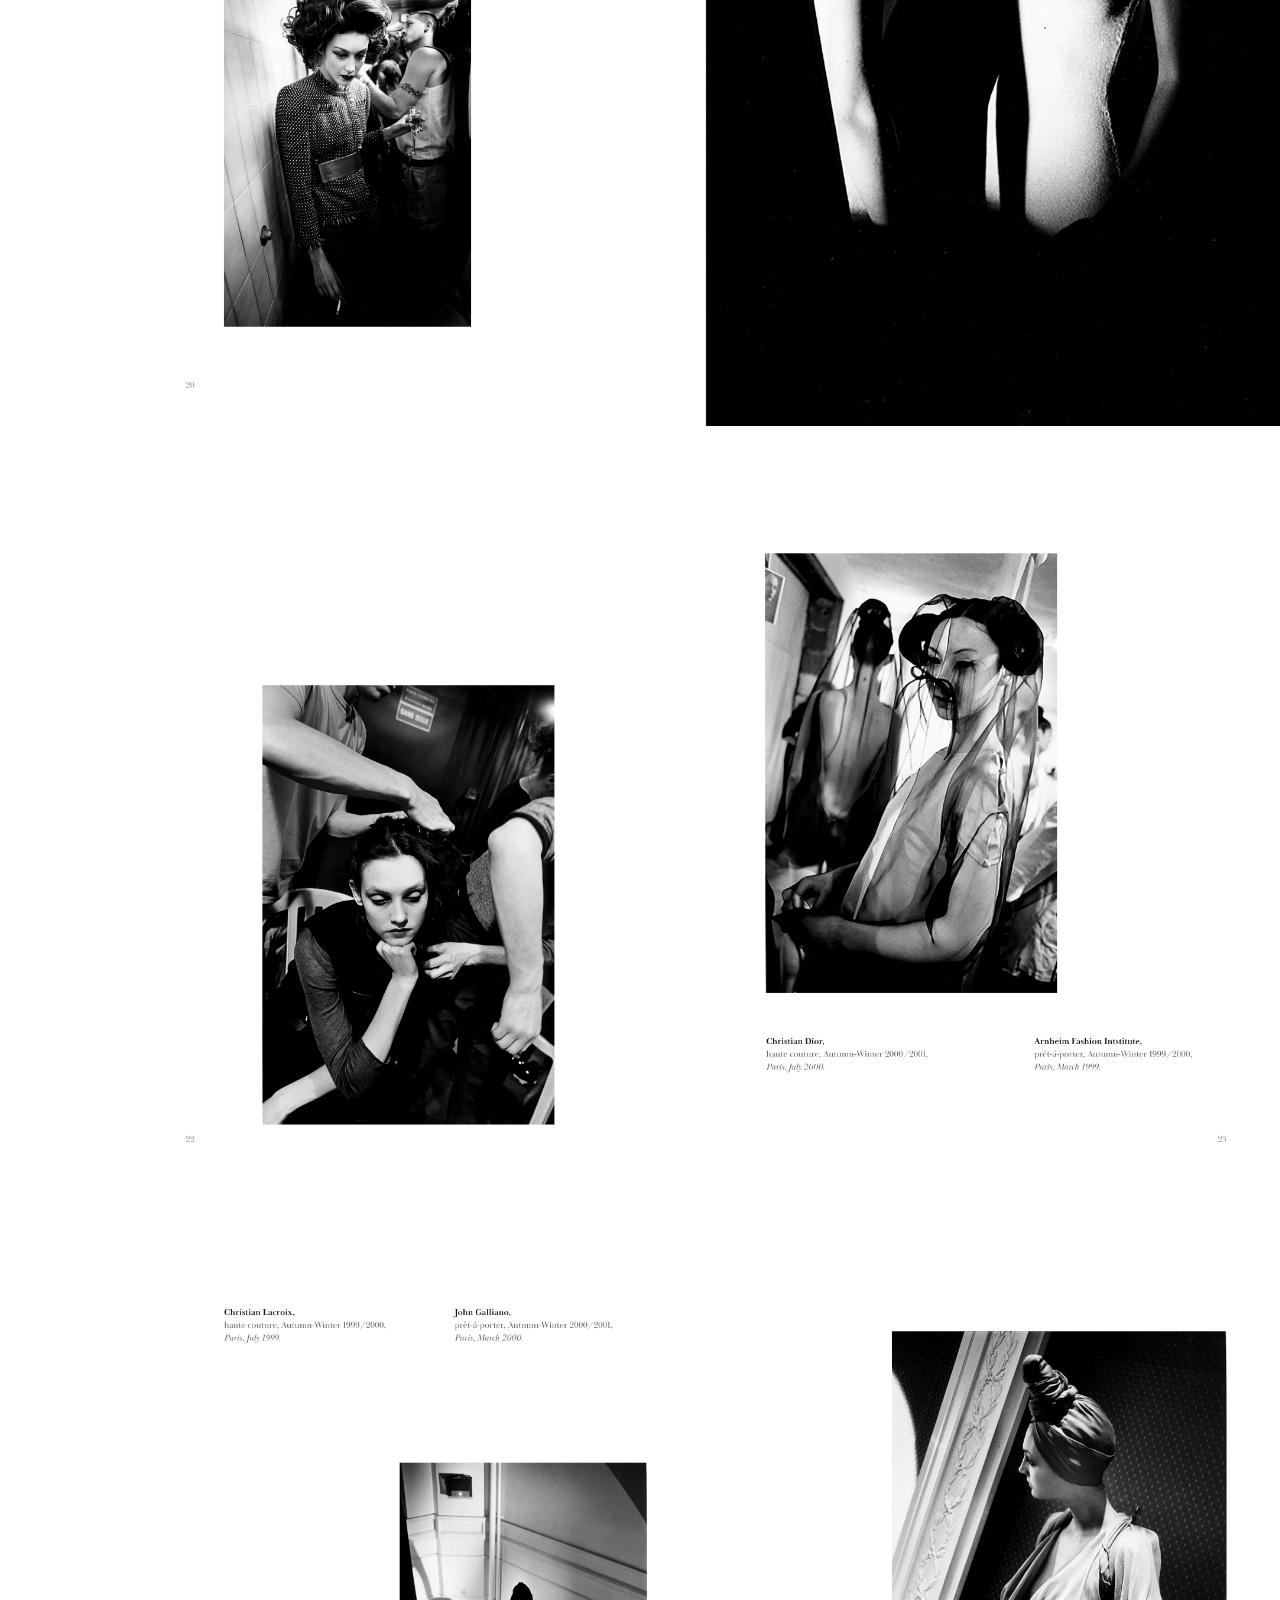
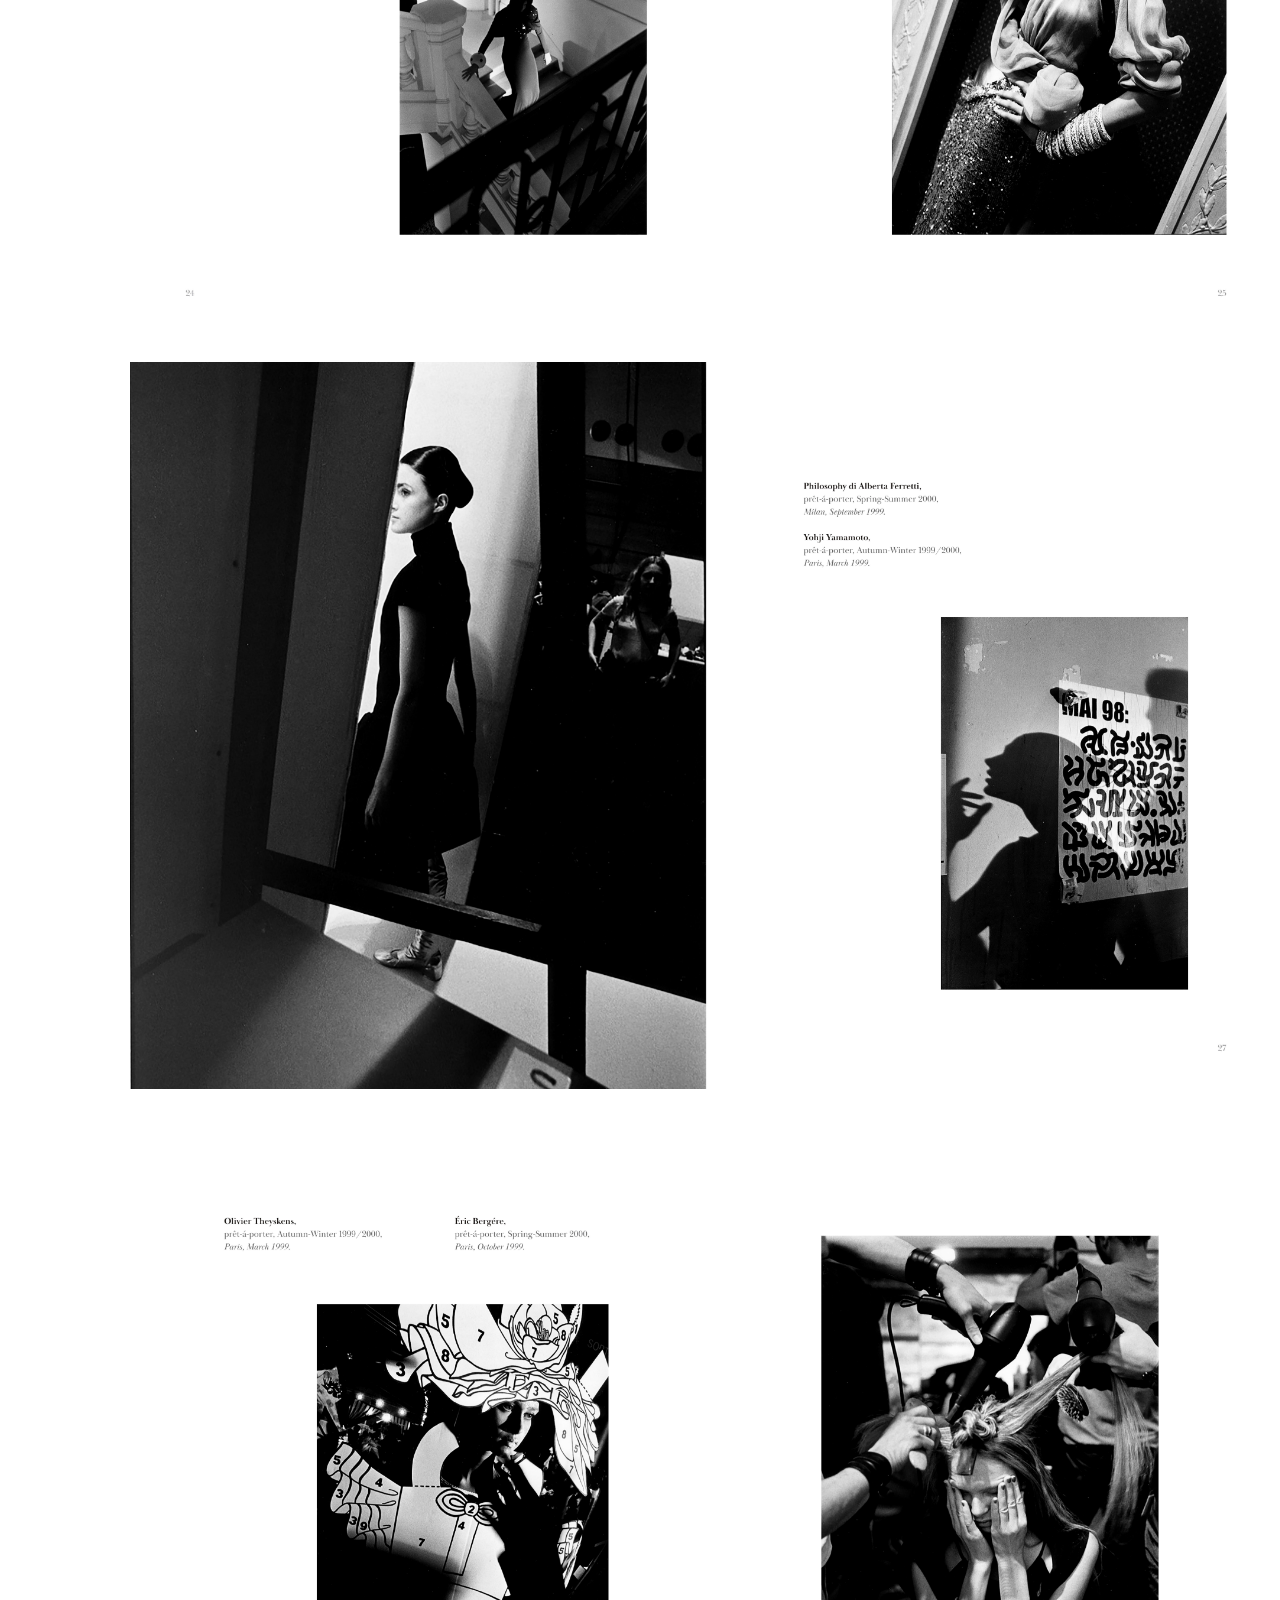
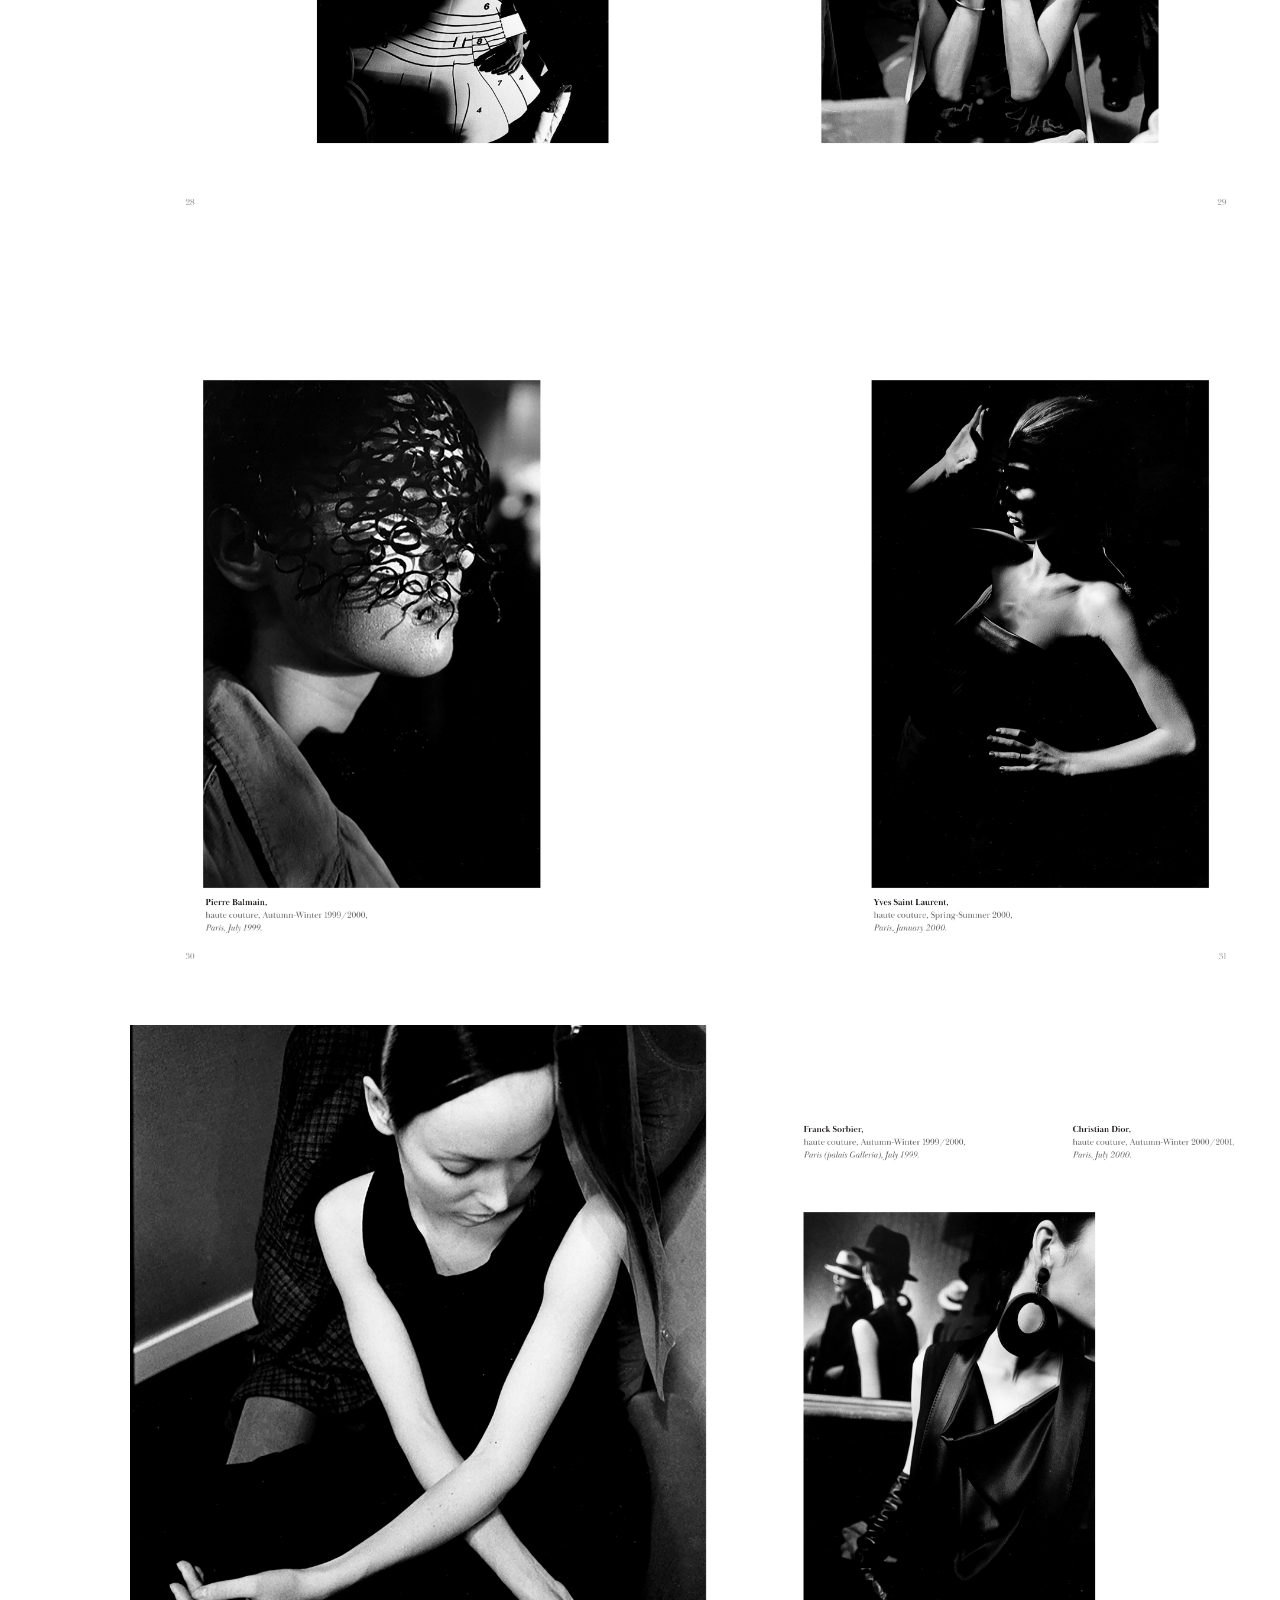
<file: GérardUféras.html>
<!DOCTYPE html>
<html>
    <head>
        <meta charset="utf-8"><!--charset: character encoding capable of encoding all characters on the web  -->
        <meta http-equiv="X-UA-Compatible" content="IE=edge,chrome=1"><!--for browser compatibility: choose rendering engine to view the page in an correct view (for old ver. IE)  -->
        <meta name="viewport" content="width=device-width, initial-scale=1" />
        <title>个人作品集©copyright 2022</title>   
        <link rel="stylesheet" href="GérardUféras.css">
        <link href='https://fonts.googleapis.com/css?family=Roboto' rel='stylesheet'>

        
        <style>
            /*滚动条宽度*/
        ::-webkit-scrollbar{width: 0px;
                            height: 5px;}
            /*滚动条按钮样式*/
        ::-webkit-scrollbar-thumb{border-radius: 10px;
                                  background-color: #f1f1f1;}
            /*滚动条背景样式*/
        ::-webkit-scrollbar-track{border-radius: 10px;}


        body{background-color: white;
            font-family: roboto, sans-serif;
            font-style: normal;
            width:80vw;
            margin-left:10vw;
            cursor:default;
            overflow-x: hidden;}

            
            a:link{color: gray;
                text-decoration:none;
                cursor: crosshair;}
            a:visited{color: gray;
                text-decoration:none;
                cursor: crosshair;}
            a:hover{color: black;
                text-decoration:none;
                cursor: crosshair;}

            a._left1:link{color: rgb(124, 35, 35);}
            a._left1:visited{color:rgb(124, 35, 35);}
            a._left1:hover{color:black;}

            a._right1:link{color: rgb(124, 35, 35);}
            a._right1:visited{color:rgb(124, 35, 35);}
            a._right1:hover{color:black;}

            h1{text-align: left;
                margin: 0 auto;
                margin-top:-100px;
                background-color:white;
                color:gray;
                z-index:400;
                position:fixed;
                max-width:175px;
                padding-top: 0.5vh;
                font-size: 18px;}

            .wb1{position:fixed;
                    width:105vw;
                    margin: 0 auto;
                    margin-left: -10vw;
                    height: 93px;
                    z-index:300;
                    margin-top:-120px;
                    background-color:white;}

            .wb2{position:fixed;
                    margin-top: -24px;
                    display:none;
                    width:105vw;
                    height: 90vh;
                    margin: 0 auto;
                    margin-left: -10vw;
                    z-index:75;
                    margin-top:-50px;
                    background-color:white;}

                .bar1{margin-top:-27px;
                    width: 90vw;
                    height:3px;
                    margin-left: -0.5vw;
                    background-color:rgb(124, 35, 35);
                    z-index:1000;
                    position:fixed;}


            .button{position: fixed;
                cursor: crosshair;
                height: 50px;
                width: 50px;
                display: inline-block;
                right: 8px;
                top: -102px;
                z-index: 500;}

            .line1{background-color: rgb(124, 35, 35);
            width: 24px;
            height: 3px;
            margin-top: 21px;
            margin-left: 5px;
            position: fixed;
            z-index: 500;
            transform: rotate(0deg);}
            
            .line2{background-color: rgb(124, 35, 35);
            width: 24px;
            height: 3px;
            margin-top: 29px;
            margin-left: 5px;
            position: fixed;
            z-index: 500;
            transform: rotate(0deg);}

                
            .menu{width:20%;
                position:fixed;
                margin-top: -119px;
                height:104px;
                margin-left: -85px;
                font-size:18px;
                display:none;
                z-index:100;
                background-color:transparent;}

                


            .contactinfo{display:none;
                position:fixed;
                margin-top: 82px;
                margin-left: -85px;
                font-size:18px;
                padding-right:20px;
                z-index:200;}


            span{font-weight:600;
                color:rgb(124, 35, 35);}

            
            .info2{
                cursor: crosshair;
                height: 458px;}

            .info3{
                cursor: crosshair;
                height: 458px;
                margin-top: 53px;
                width: 30vw;
                min-width: 300px;}

            .image{margin-left:0vw;
                     min-width:300px;
                     width:100vw;
                     z-index:25;
                     }

            

            div{margin-top:120px;
                margin-left:87px;
            padding-right:20px;}

                
                .about{margin-top: -57px;
                    font-weight:600;
                    z-index: 800;
                    cursor: crosshair;}
                .contact{margin-top: 27px;
                    font-weight:600;
                    z-index: 800;
                    cursor: crosshair;}
                .works{margin-top: 27px;
                    font-weight:600;
                    z-index:100;
                    cursor: crosshair;}
                .toggle{display:none;
                    cursor: crosshair;
                    height: 500px;
                    z-index:750;
                    margin-top:24px;
                    margin-left: 2px;}
                .scroll{z-index: 750;
                    margin-top: 100px;
                    position:fixed;}




                .collectivecare{margin-top:0px;
                    margin-left:0px;
                    width:195px;
                    font-size:18px;
                    z-index:1000;
                    cursor: crosshair;}
                .interview,.GérardUféras,.knoll,.the24solarterms,.newphotography,.generateposters,.soundmotion,.blue,.theviciousofcity,.thewoodwhisperper,.drawings,.process{margin-top:10px;
                    margin-left:0px;
                    width:195px;
                    font-size:18px;
                    z-index:500;
                    cursor: crosshair;}

                p{font-size:18px;}

                .aboutinfo2{display:none;
                    position: fixed;
                    z-index: 1000;
                    width: 50vw;
                    margin-left: -86px;
                    margin-top:-24px}
                .contact2{margin-left: 85px;
                    margin-top: 0px;
                    display:none;
                    cursor: crosshair;}
                .works1{margin-left: 85px;
                    margin-top: 0px;
                    display:none;
                    cursor: crosshair;}
                .works2{margin-left: 2px;
                    margin-top: 224px;
                    display:none;
                    cursor: crosshair;
                    position: fixed;
                    z-index: 2000;}
                .contact1{background-color: white;
                    margin-top: -8px;}
               
                .color{color: rgb(124, 35, 35);
                position:fixed;
                margin-top:0px;}
                .color1{color: rgb(124, 35, 35);
                position:fixed;
                margin-top:41px;}
                .collectivecareintro{margin-left:0px;}
                p.intro_int{
                    width: 54vw;
                    min-width: 300px;}


        @media only screen and (max-width: 414px){
                p{font-size:24px;}
                h3{font-size:24px;}
                h1{max-width: 224px;
                    font-size: 24px;
                    margin-top: -107px;}
                .collectivecare,.interview,.GérardUféras,.knoll,.the24solarterms,.newphotography,.generateposters,.soundmotion,.blue,.theviciousofcity,.thewoodwhisperper,.drawings,.process{margin-top:10px;
                    font-size:24px;
                    line-height: 24px;
                    min-width: 300px;}
                .menu{font-size:24px;}
                .about{font-size:24px;}
                .about1{font-size:24px;}
                .contact{font-size:24px;}
                .contact1{line-height: 18px;}
                .contact2{font-size:24px;}
                .works{font-size:24px;}
                .works1{font-size:24px;}
                .works2{font-size:24px;
                margin-top:254px;}
                .button{top:-99px;}
                .line1{width: 32px;
                    height: 4px;}
                .line2{width: 32px;
                    height: 4px;
                    margin-top: 30px;}
                .contactinfo{margin-top: 105px;
                    line-height: 18px;
                    min-width: 460px;}
                .toggle{margin-top:46px;}
                .info3{height: 524px;
                    width: 316px;}
                .wb2{height:95vh;}

                .poster2,.poster3,.poster4,.poster5,.poster6,.poster7,.poster8,.poster9,.poster10,.poster11,.poster12,.poster13,.poster14,.poster15,.poster16,.poster17,.poster18,.poster19,.poster20,.poster21,.poster22,.poster23,.poster24,.poster25,.poster26,.poster27,.poster28,.poster29,.poster30,.poster31,.poster32,.poster33,.poster34,.poster35,.poster36{
                    width:350px;
                    margin-top:10px;}
                .poster1{width:350px;
                    margin-top:10px;}
                .right1{width:175px;
                    margin-right: 20px;}
                .left1{width:155px;
                    margin-left: 20px;
                    margin-right: -5vw;}
                .color{width:300px;}
                p.intro_int{margin-top:-5px;}
                br.br1{display:none;}
                
                }

                @media only screen and (max-height: 736px){
                    .info3{height: 458px;
                        width: 316px;}
                }


           
        </style> 

        <script src="https://code.jquery.com/jquery-3.6.0.js"></script>
        <script language="javascript">
            $(document).ready(function(){
                
                
                $( ".about" ).hover(function() {
                    $(".about").css('color','gray');
                    $(".contact").css('color','black');
                    $(".works").css('color','black');
                }, function(){
                    $(".about").css('color','black');
                    $(".contact").css('color','black');
                    $(".works").css('color','black');
                });

                $( ".about" ).click(function() {
                        $(".aboutinfo2").css("display","inline-block");  
                        $(".contact2").css("display","inline-block"); 
                        $(".works1").css("display","inline-block"); 
                        $(".contact").css("display","none");  
                        $(".works").css("display","none"); 
                        $(".about").css('color','black');
                        $(".works2").css("display","none"); 
                        $(".toggle").css("display","none");   
                        $(".contactinfo").css('display','none');
                    
                });



                $( ".contact" ).hover(function() {
                    $(".about").css('color','black');
                    $(".contact").css('color','gray');
                    $(".works").css('color','black');
                }, function(){
                    $(".about").css('color','black');
                    $(".contact").css('color','black');
                    $(".works").css('color','black');

                });
                $( ".contact" ).click(function() {
                    $(".works").css("display","none"); 
                    $(".works1").css("display","none"); 
                    $(".about").css('color','black');
                    $(".contact").css('color','black');
                    $(".contactinfo").css('display','inline-block');
                    $(".works2").css('display','inline-block');
                    $(".toggle").css("display","none");   
                    $(".scroll").css("display","none");  
                    
                    
                    
                });

                $( ".works1" ).hover(function() {
                    $(".about").css('color','black');
                    $(".contact").css('color','black');
                    $(".contact2").css('color','black');
                    $(".works1").css('color','gray');
                }, function(){
                    $(".about").css('color','black');
                    $(".contact").css('color','black');
                    $(".contact2").css('color','black');
                    $(".works1").css('color','black');
                });

                $( ".works1" ).click(function() {
                        $(".aboutinfo2").css("display","none");  
                        $(".contactinfo").css('display','none');
                        $(".contact2").css("display","none"); 
                        $(".works1").css("display","none"); 
                        $(".contact").css("display","inline-block");  
                        $(".works").css("display","inline-block"); 
                        $(".toggle").css("display","inline-block");
                        $(".scroll").css("display","inline-block");    
                    
                });

                $( ".works2" ).hover(function() {
                    $(".about").css('color','black');
                    $(".contact").css('color','black');
                    $(".works2").css('color','gray');
                }, function(){
                    $(".about").css('color','black');
                    $(".contact").css('color','black');
                    $(".works2").css('color','black');
                });

                $( ".works2" ).click(function() {
                        $(".aboutinfo2").css("display","none");  
                        $(".contactinfo").css('display','none');
                        $(".contact2").css("display","none"); 
                        $(".works2").css("display","none"); 
                        $(".contact").css("display","inline-block");  
                        $(".works").css("display","inline-block"); 
                        $(".toggle").css("display","inline-block");   
                        $(".scroll").css("display","inline-block");   
                    
                });

                $( ".contact2" ).hover(function() {
                    $(".about").css('color','black');
                    $(".contact2").css('color','gray');
                    $(".works1").css('color','black');
                    $(".works2").css('color','black');
                }, function(){
                    $(".about").css('color','black');
                    $(".contact2").css('color','black');
                    $(".works1").css('color','black');
                    $(".works2").css('color','black');
                });

                $( ".contact2" ).click(function() {
                        $(".aboutinfo2").css("display","none");  
                        $(".contact2").css("display","none"); 
                        $(".works1").css("display","none"); 
                        $(".contact").css("display","inline-block");  
                        $(".works2").css("display","inline-block"); 
                        $(".toggle").css("display","none");  
                        $(".contactinfo").css("display","inline-block");  
                         
                    
                });




                $( ".works" ).hover(function() {
                    $(".about").css('color','black');
                    $(".contact").css('color','black');
                    $(".works").css('color','gray');
                }, function(){
                    $(".about").css('color','black');
                    $(".contact").css('color','black');
                    $(".works").css('color','black');
                });

                $( ".works" ).click(function() {
                        $(".toggle").css("display","inline-block");  
                        $(".about").css('color','black');
                        $(".contact").css('color','black');
                        $(".works").css('color','black'); 
                    
                });



                $( ".button" ).hover(function() {
                    $(".line1").css("background-color","gray");
                    $(".line2").css("background-color","gray");
                }, function(){
                    $(".line1").css("background-color","rgb(124, 35, 35)");
                    $(".line2").css("background-color","rgb(124, 35, 35)");
                });
var count=0;
                $( ".button" ).click(function() {
                    count=count+1;
                    if (count%2 == 1){
                    $(".line1").css("transform","rotate(30deg)");
                    $(".line2").css("transform","rotate(-30deg)");
                    $(".line1").css("margin-top","25px");
                    $(".line2").css("margin-top","25px");
                    $(".line1").css("background-color","rgb(124, 35, 35)");
                    $(".line2").css("background-color","rgb(124, 35, 35)");
                    $(".menu").css("display","inline-block");
                    $(".about").css("display","inline-block");
                    $(".contact").css("display","inline-block");
                    $(".works").css("display","inline-block");
                    $(".about").css('color','black');
                    $(".contact").css('color','black');
                    $(".works1").css('color','black');
                    $(".wb2").css("display","inline-block");
                    
                }
                else{
                    $(".line1").css("transform","rotate(0deg)");
                    $(".line2").css("transform","rotate(0deg)");
                    $(".line1").css("margin-top","21px");
                    $(".line2").css("margin-top","29px");
                    $(".line1").css("background-color","rgb(124, 35, 35)");
                    $(".line2").css("background-color","rgb(124, 35, 35)");
                    $(".menu").css("display","none");
                    $(".wb2").css("display","none");
                    $(".toggle").css("display","none");
                    $(".aboutinfo2").css("display","none");  
                    $(".contact2").css("display","none"); 
                    $(".works1").css("display","none"); 
                    $(".works2").css("display","none"); 
                    $(".contactinfo").css("display","none"); 
                }    
                });


            });





        </script>

    </head>

    <body>
        <h1><a href="index.html" class="home">个人作品集©copyright 2022</a></h1>
        <div class="button">
            <div class="line1"></div>
            <div class="line2"></div>
        </div>

        <div class="bar1"></div>
    <section class="wb1"></section>
    <section class="wb2"></section>
    

    <section class="menu">
        <div></div>
        <div class="about">ABOUT</div>
        <div class="contact">CONTACT</div>
        <div class="works">WORKS</div>
    </section>


    <section class="scroll">
        <div class="toggle" style="overflow: scroll">
            <div class="collectivecare"><a href="collectivecare.html">COLLECTIVE CARE</a></div>
            <div class="interview"><a href="interview.html">THE OBSERVATION OF FORM & PATTERN</a></div>
            <div class="GérardUféras"><a href="GérardUféras.html">GERARD UFERAS</a></div>
            <div class="knoll"><a href="knoll.html">KNOLL</a></div>
            <div class="the24solarterms"><a href="the24solarterms.html">THE 24 SOLAR TERMS</a></div>
            <div class="newphotography"><a href="newphotography.html">NEW PHOTOGRAPHY</a></div>
            <div class="generateposters"><a href="generateposters.html">GENERATE POSTERS</a></div>
            <div class="soundmotion"><a href="soundmotion.html">SOUND MOTION</a></div>
            <div class="blue"><a href="blue.html">BLUE</a></div>
            <div class="theviciousofcity"><a href="theviciousofcity.html">THE VICIOUS OF CITY</a></div>
            <div class="thewoodwhisperper"><a href="thewoodwhisperper.html">THE WOODWHISPERER</a></div>
            <div class="drawings"><a href="threedesigners.html">THREE DESIGNERS</a></div>
            <div class="process"><a href="process.html">PROCESS</a></div>
            <div class="process"><a href="2022winter.html">2022◇寒</a></div>
            <div></div>
        </div>
    </section>
    
    

    

    <section class="aboutinfo2">
        <div class="info3" style="overflow: scroll">
            <h3>技能特长</h3>
            <p><span>设计</span> | Print and digital design; 
            <br> &emsp;&emsp;&ensp; Adobe InDesign, 
            <br> &emsp;&emsp;&ensp; Illustrator, Photoshop;
            <br> &emsp;&emsp;&ensp; After Effect, Premiere; 
            <br> &emsp;&emsp;&ensp; Figma, Adobe XD;
            <br> &emsp;&emsp;&ensp; Cinema 4 D;
            <br> &emsp;&emsp;&ensp; HTML/CSS/Javascript
            <p><span>语言</span> | English, Mandarin</p>

            <h3>教育背景</h3>
            <p><span>罗德岛艺术设计学院 (RISD) </span>
            <br> Providence, RI | Sept. 2018–Jun.2022
            <br> 本科, 平面设计</p>
            <p><span>布朗大学 </span>
            <br> Providence, RI | Sept. 2019–May. 2020 
            <br> 人机交互/用户体验, 经济</p>

            <h3> 参与展出 </h3>
            <p><span> IB 艺术展 | 小组展示 </span> | Mar. 2018 
            <br> 人大附中国际部一层展厅</p>
            <p><span> Coming To(o)|小组展示 </span> | Dec. 2018 
            <br> RISD Red Eye Gallery</p>


            <h3> 课程 </h3>
            <p><span> Design Studio I </span> | Step. 2018–Dec. 2018 
            <br>这是我最初接触平面设计的课程，通过尝试不同的设计程序和设计风格，
                我意识到设计本身并不局限于表现手法或者用户需求，更多的是对自我的探寻以及风格背后的含义。
            </p>

            <p><span> Typography III </span> | Step. 2020–Dec. 2020 
            <br>我学会了设计字体并将字体本身当作设计元素来使用，以及使用
                Figma以及AbobeXD来转换自己的设计至多媒体形态，比如网站元素和GIF动效。
            </p>
            

            <p><span> Web Design </span> | Step. 2021–Dec. 2021
            <br>在这门课程中，我学会了基本的编程代码以及如何将自己的设计转化为网站。
                网站和其他设计最大的不同在于它对互动的需求，以及使用方式的定义。
                而通过这节课我对设计本身有了更好地理解，那便是为谁服务，以及通过什么样的形态。
                </p>

            </div>

        <h3 class="contact2"> CONTACT </h3>
        <br>
        <h3 class="works1"> WORKS </h3>



        
    </section>





    <section class="contactinfo">
        <div class="contact1">
        <p>邮箱：15901194779@163.com</p> 
        <p>电话：+86 159-0119-4779</p>
        <p>地址：Beijing, China</p>
        </div>  
    </section>

    <h3 class="works2"> WORKS </h3>


    <div class="collectivecareintro">
        <h3 class="color"> GERARD UFERAS </h3>
        <p class="color1">2021 | book-design°</p>
        <p class="intro_int">
            <br>
            <br>
            <br>
            <br class="br1">
            这是一本关于排版的摄影书，在这个项目中，我通过将照片通过光影，结构，内容进行分类，然后将它们用三角形
构图放置在摄影集当中。这样读者的视角将会聚焦在图片本身，而脚注的设计则与常规的书本不太一样，尽管他们
看似随意，却被 3 种不同的布局所限制，从而起到引导读者视线的作用。</p>

    
        <section class="image">
            <img class="poster1" src="image/Angela_Gérard Uféras_print/Angela_Gérard Uféras_print_01.jpg">
            <img class="poster2" src="image/Angela_Gérard Uféras_print/Angela_Gérard Uféras_print_02.jpg">
            <img class="poster3" src="image/Angela_Gérard Uféras_print/Angela_Gérard Uféras_print_03.jpg">
            <img class="poster4" src="image/Angela_Gérard Uféras_print/Angela_Gérard Uféras_print_04.jpg">
            <img class="poster5" src="image/Angela_Gérard Uféras_print/Angela_Gérard Uféras_print_05.jpg">
            <img class="poster6" src="image/Angela_Gérard Uféras_print/Angela_Gérard Uféras_print_06.jpg">
            <img class="poster7" src="image/Angela_Gérard Uféras_print/Angela_Gérard Uféras_print_07.jpg">
            <img class="poster8" src="image/Angela_Gérard Uféras_print/Angela_Gérard Uféras_print_08.jpg">
            <img class="poster9" src="image/Angela_Gérard Uféras_print/Angela_Gérard Uféras_print_09.jpg">
            <img class="poster10" src="image/Angela_Gérard Uféras_print/Angela_Gérard Uféras_print_10.jpg">
            <img class="poster11" src="image/Angela_Gérard Uféras_print/Angela_Gérard Uféras_print_11.jpg">
            <img class="poster12" src="image/Angela_Gérard Uféras_print/Angela_Gérard Uféras_print_12.jpg">
            <img class="poster13" src="image/Angela_Gérard Uféras_print/Angela_Gérard Uféras_print_13.jpg">
            <img class="poster14" src="image/Angela_Gérard Uféras_print/Angela_Gérard Uféras_print_14.jpg">
            <img class="poster15" src="image/Angela_Gérard Uféras_print/Angela_Gérard Uféras_print_15.jpg">
            <img class="poster16" src="image/Angela_Gérard Uféras_print/Angela_Gérard Uféras_print_16.jpg">
            <img class="poster17" src="image/Angela_Gérard Uféras_print/Angela_Gérard Uféras_print_17.jpg">
            <img class="poster18" src="image/Angela_Gérard Uféras_print/Angela_Gérard Uféras_print_18.jpg">
            <img class="poster19" src="image/Angela_Gérard Uféras_print/Angela_Gérard Uféras_print_19.jpg">
            <img class="poster20" src="image/Angela_Gérard Uféras_print/Angela_Gérard Uféras_print_20.jpg">
            <img class="poster21" src="image/Angela_Gérard Uféras_print/Angela_Gérard Uféras_print_21.jpg">
            <img class="poster22" src="image/Angela_Gérard Uféras_print/Angela_Gérard Uféras_print_22.jpg">
            <img class="poster23" src="image/Angela_Gérard Uféras_print/Angela_Gérard Uféras_print_23.jpg">
            <img class="poster24" src="image/Angela_Gérard Uféras_print/Angela_Gérard Uféras_print_24.jpg">
            <img class="poster25" src="image/Angela_Gérard Uféras_print/Angela_Gérard Uféras_print_25.jpg">
            <img class="poster26" src="image/Angela_Gérard Uféras_print/Angela_Gérard Uféras_print_26.jpg">
            <img class="poster27" src="image/Angela_Gérard Uféras_print/Angela_Gérard Uféras_print_27.jpg">
            <img class="poster28" src="image/Angela_Gérard Uféras_print/Angela_Gérard Uféras_print_28.jpg">
            <img class="poster29" src="image/Angela_Gérard Uféras_print/Angela_Gérard Uféras_print_29.jpg">
            <img class="poster30" src="image/Angela_Gérard Uféras_print/Angela_Gérard Uféras_print_30.jpg">
            <img class="poster31" src="image/Angela_Gérard Uféras_print/Angela_Gérard Uféras_print_31.jpg">
            <img class="poster32" src="image/Angela_Gérard Uféras_print/Angela_Gérard Uféras_print_32.jpg">
            <img class="poster33" src="image/Angela_Gérard Uféras_print/Angela_Gérard Uféras_print_33.jpg">
            <img class="poster34" src="image/Angela_Gérard Uféras_print/Angela_Gérard Uféras_print_34.jpg">
            <img class="poster35" src="image/Angela_Gérard Uféras_print/Angela_Gérard Uféras_print_35.jpg">
            <img class="poster36" src="image/Angela_Gérard Uféras_print/Angela_Gérard Uféras_print_36.jpg">
        
        </section>
        
    <section class="footnote">
    <p class="right1"><a href="interview.html" class="_right1">  THE OBSERVATION OF FORM & PATTERN<< </a></p>
    <p class="left1"><a href="knoll.html" class="_left1"> >>KNOLL </a></p>
    </section>
    </body>
</html>

<!--<a name="link"></a>
    <a href="#"></a>内置超链接
1180width
264height-->
</file>
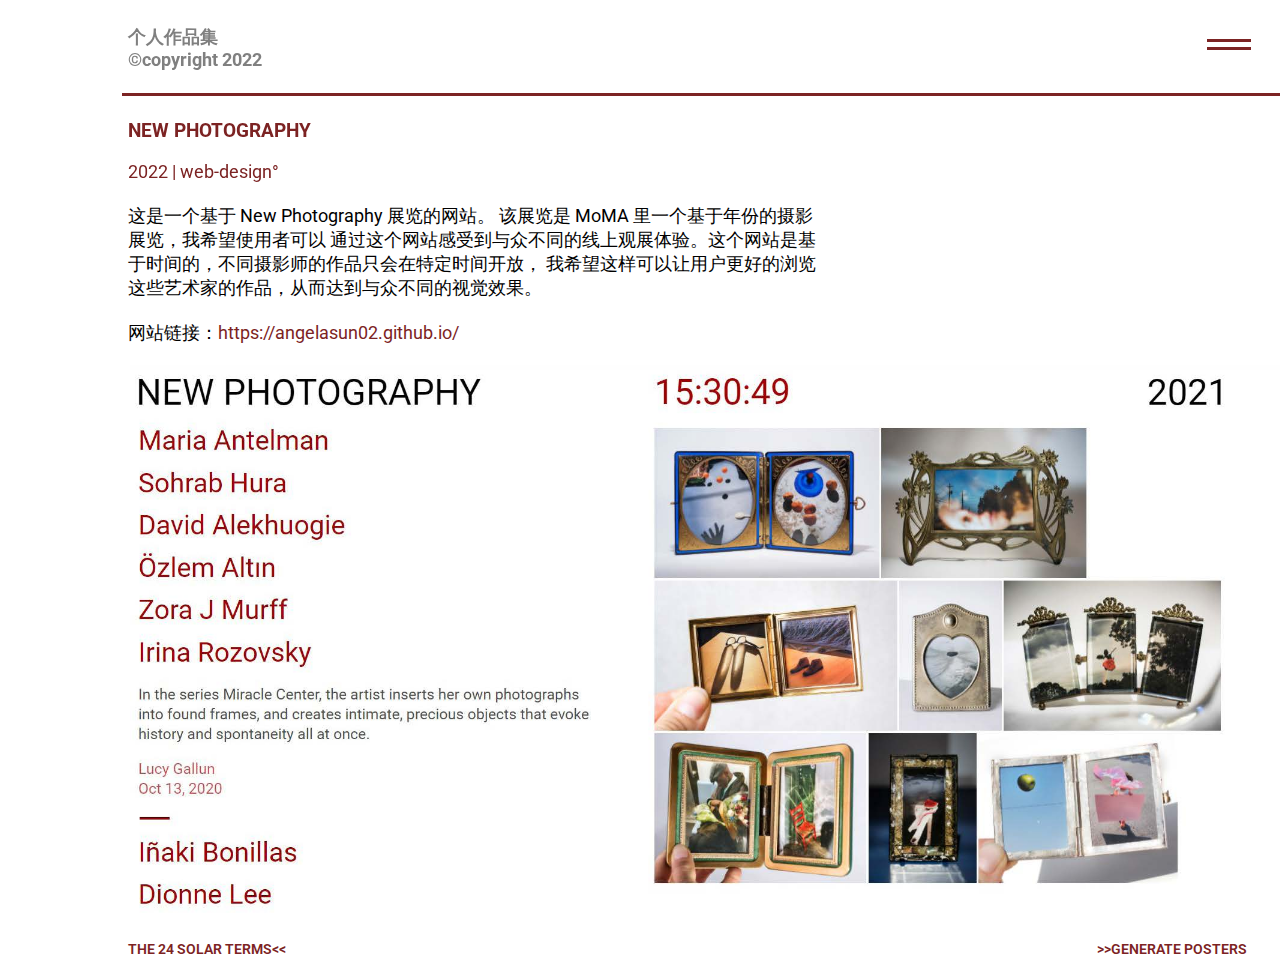
<file: newphotography.html>
<!DOCTYPE html>
<html>
    <head>
        <meta charset="utf-8"><!--charset: character encoding capable of encoding all characters on the web  -->
        <meta http-equiv="X-UA-Compatible" content="IE=edge,chrome=1"><!--for browser compatibility: choose rendering engine to view the page in an correct view (for old ver. IE)  -->
        <meta name="viewport" content="width=device-width, initial-scale=1" />
        <title>个人作品集©copyright 2022</title>   
        <link rel="stylesheet" href="newphotography.css">
        <link href='https://fonts.googleapis.com/css?family=Roboto' rel='stylesheet'>

        
        <style>
            /*滚动条宽度*/
        ::-webkit-scrollbar{width: 0px;
                            height: 5px;}
            /*滚动条按钮样式*/
        ::-webkit-scrollbar-thumb{border-radius: 10px;
                                  background-color: #f1f1f1;}
            /*滚动条背景样式*/
        ::-webkit-scrollbar-track{border-radius: 10px;}


        body{background-color: white;
            font-family: roboto, sans-serif;
            font-style: normal;
            width:80vw;
            margin-left:10vw;
            cursor:default;
            overflow-x: hidden;}

            
            a:link{color: gray;
                text-decoration:none;
                cursor: crosshair;}
            a:visited{color: gray;
                text-decoration:none;
                cursor: crosshair;}
            a:hover{color: black;
                text-decoration:none;
                cursor: crosshair;}

            a._left1:link{color: rgb(124, 35, 35);}
            a._left1:visited{color:rgb(124, 35, 35);}
            a._left1:hover{color:black;}

            a._right1:link{color: rgb(124, 35, 35);}
            a._right1:visited{color:rgb(124, 35, 35);}
            a._right1:hover{color:black;}

            h1{text-align: left;
                margin: 0 auto;
                margin-top:-100px;
                background-color:white;
                color:gray;
                z-index:400;
                position:fixed;
                max-width:175px;
                padding-top: 0.5vh;
                font-size: 18px;}

            .wb1{position:fixed;
                    width:105vw;
                    margin: 0 auto;
                    margin-left: -10vw;
                    height: 93px;
                    z-index:300;
                    margin-top:-120px;
                    background-color:white;}

            .wb2{position:fixed;
                    margin-top: -24px;
                    display:none;
                    width:105vw;
                    height: 90vh;
                    margin: 0 auto;
                    margin-left: -10vw;
                    z-index:75;
                    margin-top:-50px;
                    background-color:white;}

                .bar1{margin-top:-27px;
                    width: 90vw;
                    height:3px;
                    margin-left: -0.5vw;
                    background-color:rgb(124, 35, 35);
                    z-index:1000;
                    position:fixed;}


            .button{position: fixed;
                cursor: crosshair;
                height: 50px;
                width: 50px;
                display: inline-block;
                right: 8px;
                top: -102px;
                z-index: 500;}

            .line1{background-color: rgb(124, 35, 35);
            width: 24px;
            height: 3px;
            margin-top: 21px;
            margin-left: 5px;
            position: fixed;
            z-index: 500;
            transform: rotate(0deg);}
            
            .line2{background-color: rgb(124, 35, 35);
            width: 24px;
            height: 3px;
            margin-top: 29px;
            margin-left: 5px;
            position: fixed;
            z-index: 500;
            transform: rotate(0deg);}

                
            .menu{width:20%;
                position:fixed;
                margin-top: -119px;
                height:104px;
                margin-left: -85px;
                font-size:18px;
                display:none;
                z-index:100;
                background-color:transparent;}

                


            .contactinfo{display:none;
                position:fixed;
                margin-top: 82px;
                margin-left: -85px;
                font-size:18px;
                padding-right:20px;
                z-index:200;}


            span{font-weight:600;
                color:rgb(124, 35, 35);}

            
            .info2{
                cursor: crosshair;
                height: 458px;}

            .info3{
                cursor: crosshair;
                height: 458px;
                margin-top: 53px;
                width: 30vw;
                min-width: 300px;}

            .image{margin-left:0vw;
                     min-width:300px;
                     width:100vw;
                     z-index:25;
                     }

            

            div{margin-top:120px;
                margin-left:87px;
            padding-right:20px;}

                
                .about{margin-top: -57px;
                    font-weight:600;
                    z-index: 800;
                    cursor: crosshair;}
                .contact{margin-top: 27px;
                    font-weight:600;
                    z-index: 800;
                    cursor: crosshair;}
                .works{margin-top: 27px;
                    font-weight:600;
                    z-index:100;
                    cursor: crosshair;}
                .toggle{display:none;
                    cursor: crosshair;
                    height: 500px;
                    z-index:750;
                    margin-top:24px;
                    margin-left: 2px;}
                .scroll{z-index: 750;
                    margin-top: 100px;
                    position:fixed;}




                .collectivecare{margin-top:0px;
                    margin-left:0px;
                    width:195px;
                    font-size:18px;
                    z-index:1000;
                    cursor: crosshair;}
                .interview,.GérardUféras,.knoll,.the24solarterms,.newphotography,.generateposters,.soundmotion,.blue,.theviciousofcity,.thewoodwhisperper,.drawings,.process{margin-top:10px;
                    margin-left:0px;
                    width:195px;
                    font-size:18px;
                    z-index:500;
                    cursor: crosshair;}

                p{font-size:18px;}

                .aboutinfo2{display:none;
                    position: fixed;
                    z-index: 1000;
                    width: 50vw;
                    margin-left: -86px;
                    margin-top:-24px}
                .contact2{margin-left: 85px;
                    margin-top: 0px;
                    display:none;
                    cursor: crosshair;}
                .works1{margin-left: 85px;
                    margin-top: 0px;
                    display:none;
                    cursor: crosshair;}
                .works2{margin-left: 2px;
                    margin-top: 224px;
                    display:none;
                    cursor: crosshair;
                    position: fixed;
                    z-index: 2000;}
                .contact1{background-color: white;
                    margin-top: -8px;}
               
                .color{color: rgb(124, 35, 35);
                position:fixed;
                margin-top:0px;}
                .color1{color: rgb(124, 35, 35);
                position:fixed;
                margin-top:41px;}
                .collectivecareintro{margin-left:0px;}
                p.intro_int{
                    width: 54vw;
                    min-width: 300px;}


        @media only screen and (max-width: 414px){
                p{font-size:24px;}
                h3{font-size:24px;}
                h1{max-width: 224px;
                    font-size: 24px;
                    margin-top: -107px;}
                .collectivecare,.interview,.GérardUféras,.knoll,.the24solarterms,.newphotography,.generateposters,.soundmotion,.blue,.theviciousofcity,.thewoodwhisperper,.drawings,.process{margin-top:10px;
                    font-size:24px;
                    line-height: 24px;
                    min-width: 300px;}
                .menu{font-size:24px;}
                .about{font-size:24px;}
                .about1{font-size:24px;}
                .contact{font-size:24px;}
                .contact1{line-height: 18px;}
                .contact2{font-size:24px;}
                .works{font-size:24px;}
                .works1{font-size:24px;}
                .works2{font-size:24px;
                margin-top:254px;}
                .button{top:-99px;}
                .line1{width: 32px;
                    height: 4px;}
                .line2{width: 32px;
                    height: 4px;
                    margin-top: 30px;}
                .contactinfo{margin-top: 105px;
                    line-height: 18px;
                    min-width: 460px;}
                .toggle{margin-top:46px;}
                .info3{height: 524px;
                    width: 316px;}
                .wb2{height:95vh;}

                
                .right1{width:90px;
                    margin-right: 20px;}
                .left1{width:110px;
                    margin-left: 85px;
                    margin-right: -5vw;}
                .color{width:300px;}
                p.intro_int{margin-top:-5px;}
                br.br1{display:none;}
                .poster1{width:350px;}
                .poster2{display:none;}
                .poster3{width:350px;
                display:inline-block}
                }

                @media only screen and (max-height: 736px){
                    .info3{height: 458px;
                        width: 316px;}
                }


           
        </style> 

        <script src="https://code.jquery.com/jquery-3.6.0.js"></script>
        <script language="javascript">
            $(document).ready(function(){
                
                
                $( ".about" ).hover(function() {
                    $(".about").css('color','gray');
                    $(".contact").css('color','black');
                    $(".works").css('color','black');
                }, function(){
                    $(".about").css('color','black');
                    $(".contact").css('color','black');
                    $(".works").css('color','black');
                });

                $( ".about" ).click(function() {
                        $(".aboutinfo2").css("display","inline-block");  
                        $(".contact2").css("display","inline-block"); 
                        $(".works1").css("display","inline-block"); 
                        $(".contact").css("display","none");  
                        $(".works").css("display","none"); 
                        $(".about").css('color','black');
                        $(".works2").css("display","none"); 
                        $(".toggle").css("display","none");   
                        $(".contactinfo").css('display','none');
                    
                });



                $( ".contact" ).hover(function() {
                    $(".about").css('color','black');
                    $(".contact").css('color','gray');
                    $(".works").css('color','black');
                }, function(){
                    $(".about").css('color','black');
                    $(".contact").css('color','black');
                    $(".works").css('color','black');

                });
                $( ".contact" ).click(function() {
                    $(".works").css("display","none"); 
                    $(".works1").css("display","none"); 
                    $(".about").css('color','black');
                    $(".contact").css('color','black');
                    $(".contactinfo").css('display','inline-block');
                    $(".works2").css('display','inline-block');
                    $(".toggle").css("display","none");   
                    $(".scroll").css("display","none");  
                    
                    
                    
                });

                $( ".works1" ).hover(function() {
                    $(".about").css('color','black');
                    $(".contact").css('color','black');
                    $(".contact2").css('color','black');
                    $(".works1").css('color','gray');
                }, function(){
                    $(".about").css('color','black');
                    $(".contact").css('color','black');
                    $(".contact2").css('color','black');
                    $(".works1").css('color','black');
                });

                $( ".works1" ).click(function() {
                        $(".aboutinfo2").css("display","none");  
                        $(".contactinfo").css('display','none');
                        $(".contact2").css("display","none"); 
                        $(".works1").css("display","none"); 
                        $(".contact").css("display","inline-block");  
                        $(".works").css("display","inline-block"); 
                        $(".toggle").css("display","inline-block");
                        $(".scroll").css("display","inline-block");    
                    
                });

                $( ".works2" ).hover(function() {
                    $(".about").css('color','black');
                    $(".contact").css('color','black');
                    $(".works2").css('color','gray');
                }, function(){
                    $(".about").css('color','black');
                    $(".contact").css('color','black');
                    $(".works2").css('color','black');
                });

                $( ".works2" ).click(function() {
                        $(".aboutinfo2").css("display","none");  
                        $(".contactinfo").css('display','none');
                        $(".contact2").css("display","none"); 
                        $(".works2").css("display","none"); 
                        $(".contact").css("display","inline-block");  
                        $(".works").css("display","inline-block"); 
                        $(".toggle").css("display","inline-block");   
                        $(".scroll").css("display","inline-block");   
                    
                });

                $( ".contact2" ).hover(function() {
                    $(".about").css('color','black');
                    $(".contact2").css('color','gray');
                    $(".works1").css('color','black');
                    $(".works2").css('color','black');
                }, function(){
                    $(".about").css('color','black');
                    $(".contact2").css('color','black');
                    $(".works1").css('color','black');
                    $(".works2").css('color','black');
                });

                $( ".contact2" ).click(function() {
                        $(".aboutinfo2").css("display","none");  
                        $(".contact2").css("display","none"); 
                        $(".works1").css("display","none"); 
                        $(".contact").css("display","inline-block");  
                        $(".works2").css("display","inline-block"); 
                        $(".toggle").css("display","none");  
                        $(".contactinfo").css("display","inline-block");  
                         
                    
                });




                $( ".works" ).hover(function() {
                    $(".about").css('color','black');
                    $(".contact").css('color','black');
                    $(".works").css('color','gray');
                }, function(){
                    $(".about").css('color','black');
                    $(".contact").css('color','black');
                    $(".works").css('color','black');
                });

                $( ".works" ).click(function() {
                        $(".toggle").css("display","inline-block");  
                        $(".about").css('color','black');
                        $(".contact").css('color','black');
                        $(".works").css('color','black'); 
                    
                });



                $( ".button" ).hover(function() {
                    $(".line1").css("background-color","gray");
                    $(".line2").css("background-color","gray");
                }, function(){
                    $(".line1").css("background-color","rgb(124, 35, 35)");
                    $(".line2").css("background-color","rgb(124, 35, 35)");
                });
var count=0;
                $( ".button" ).click(function() {
                    count=count+1;
                    if (count%2 == 1){
                    $(".line1").css("transform","rotate(30deg)");
                    $(".line2").css("transform","rotate(-30deg)");
                    $(".line1").css("margin-top","25px");
                    $(".line2").css("margin-top","25px");
                    $(".line1").css("background-color","rgb(124, 35, 35)");
                    $(".line2").css("background-color","rgb(124, 35, 35)");
                    $(".menu").css("display","inline-block");
                    $(".about").css("display","inline-block");
                    $(".contact").css("display","inline-block");
                    $(".works").css("display","inline-block");
                    $(".about").css('color','black');
                    $(".contact").css('color','black');
                    $(".works1").css('color','black');
                    $(".wb2").css("display","inline-block");
                    
                }
                else{
                    $(".line1").css("transform","rotate(0deg)");
                    $(".line2").css("transform","rotate(0deg)");
                    $(".line1").css("margin-top","21px");
                    $(".line2").css("margin-top","29px");
                    $(".line1").css("background-color","rgb(124, 35, 35)");
                    $(".line2").css("background-color","rgb(124, 35, 35)");
                    $(".menu").css("display","none");
                    $(".wb2").css("display","none");
                    $(".toggle").css("display","none");
                    $(".aboutinfo2").css("display","none");  
                    $(".contact2").css("display","none"); 
                    $(".works1").css("display","none"); 
                    $(".works2").css("display","none"); 
                    $(".contactinfo").css("display","none"); 
                }    
                });


            });





        </script>

    </head>

    <body>
        <h1><a href="index.html" class="home">个人作品集©copyright 2022</a></h1>
        <div class="button">
            <div class="line1"></div>
            <div class="line2"></div>
        </div>

        <div class="bar1"></div>
    <section class="wb1"></section>
    <section class="wb2"></section>
    

    <section class="menu">
        <div></div>
        <div class="about">ABOUT</div>
        <div class="contact">CONTACT</div>
        <div class="works">WORKS</div>
    </section>


    <section class="scroll">
        <div class="toggle" style="overflow: scroll">
            <div class="collectivecare"><a href="collectivecare.html">COLLECTIVE CARE</a></div>
            <div class="interview"><a href="interview.html">THE OBSERVATION OF FORM & PATTERN</a></div>
            <div class="GérardUféras"><a href="GérardUféras.html">GERARD UFERAS</a></div>
            <div class="knoll"><a href="knoll.html">KNOLL</a></div>
            <div class="the24solarterms"><a href="the24solarterms.html">THE 24 SOLAR TERMS</a></div>
            <div class="newphotography"><a href="newphotography.html">NEW PHOTOGRAPHY</a></div>
            <div class="generateposters"><a href="generateposters.html">GENERATE POSTERS</a></div>
            <div class="soundmotion"><a href="soundmotion.html">SOUND MOTION</a></div>
            <div class="blue"><a href="blue.html">BLUE</a></div>
            <div class="theviciousofcity"><a href="theviciousofcity.html">THE VICIOUS OF CITY</a></div>
            <div class="thewoodwhisperper"><a href="thewoodwhisperper.html">THE WOODWHISPERER</a></div>
            <div class="drawings"><a href="threedesigners.html">THREE DESIGNERS</a></div>
            <div class="process"><a href="process.html">PROCESS</a></div>
            <div class="process"><a href="2022winter.html">2022◇寒</a></div>
            <div></div>
        </div>
    </section>
    
    

    

    <section class="aboutinfo2">
        <div class="info3" style="overflow: scroll">
            <h3>技能特长</h3>
            <p><span>设计</span> | Print and digital design; 
            <br> &emsp;&emsp;&ensp; Adobe InDesign, 
            <br> &emsp;&emsp;&ensp; Illustrator, Photoshop;
            <br> &emsp;&emsp;&ensp; After Effect, Premiere; 
            <br> &emsp;&emsp;&ensp; Figma, Adobe XD;
            <br> &emsp;&emsp;&ensp; Cinema 4 D;
            <br> &emsp;&emsp;&ensp; HTML/CSS/Javascript
            <p><span>语言</span> | English, Mandarin</p>

            <h3>教育背景</h3>
            <p><span>罗德岛艺术设计学院 (RISD) </span>
            <br> Providence, RI | Sept. 2018–Jun.2022
            <br> 本科, 平面设计</p>
            <p><span>布朗大学 </span>
            <br> Providence, RI | Sept. 2019–May. 2020 
            <br> 人机交互/用户体验, 经济</p>

            <h3> 参与展出 </h3>
            <p><span> IB 艺术展 | 小组展示 </span> | Mar. 2018 
            <br> 人大附中国际部一层展厅</p>
            <p><span> Coming To(o)|小组展示 </span> | Dec. 2018 
            <br> RISD Red Eye Gallery</p>


            <h3> 课程 </h3>
            <p><span> Design Studio I </span> | Step. 2018–Dec. 2018 
            <br>这是我最初接触平面设计的课程，通过尝试不同的设计程序和设计风格，
                我意识到设计本身并不局限于表现手法或者用户需求，更多的是对自我的探寻以及风格背后的含义。
            </p>

            <p><span> Typography III </span> | Step. 2020–Dec. 2020 
            <br>我学会了设计字体并将字体本身当作设计元素来使用，以及使用
                Figma以及AbobeXD来转换自己的设计至多媒体形态，比如网站元素和GIF动效。
            </p>
            

            <p><span> Web Design </span> | Step. 2021–Dec. 2021
            <br>在这门课程中，我学会了基本的编程代码以及如何将自己的设计转化为网站。
                网站和其他设计最大的不同在于它对互动的需求，以及使用方式的定义。
                而通过这节课我对设计本身有了更好地理解，那便是为谁服务，以及通过什么样的形态。
                </p>

            </div>

        <h3 class="contact2"> CONTACT </h3>
        <br>
        <h3 class="works1"> WORKS </h3>



        
    </section>





    <section class="contactinfo">
        <div class="contact1">
        <p>邮箱：15901194779@163.com</p> 
        <p>电话：+86 159-0119-4779</p>
        <p>地址：Beijing, China</p>
        </div>  
    </section>

    <h3 class="works2"> WORKS </h3>


    <div class="collectivecareintro">
        <h3 class="color">NEW PHOTOGRAPHY </h3>
        <p class="color1">2022 | web-design°</p>
        <p class="intro_int">
            <br>
            <br>
            <br>
            <br class="br1">
            这是一个基于 New Photography 展览的网站。 该展览是 MoMA 里一个基于年份的摄影展览，我希望使用者可以
通过这个网站感受到与众不同的线上观展体验。这个网站是基于时间的，不同摄影师的作品只会在特定时间开放，
我希望这样可以让用户更好的浏览这些艺术家的作品，从而达到与众不同的视觉效果。
            <br>
            <br>网站链接：<a href="https://angelasun02.github.io/Pro2/Newphotography.html" class="_right1" target="_blank">https://angelasun02.github.io/</a>
            </p>
    
            <section class="image">
                <img class="poster1" src="image/图片10.png">
                
                </section>

            
        
    <section class="footnote">
    <p class="right1"><a href="the24solarterms.html" class="_right1">  THE 24 SOLAR TERMS<< </a></p>
    <p class="left1"><a href="generateposters.html" class="_left1"> >>GENERATE POSTERS </a></p>
    </section>
    </body>
</html>

<!--<a name="link"></a>
    <a href="#"></a>内置超链接
1180width
264height-->
</file>
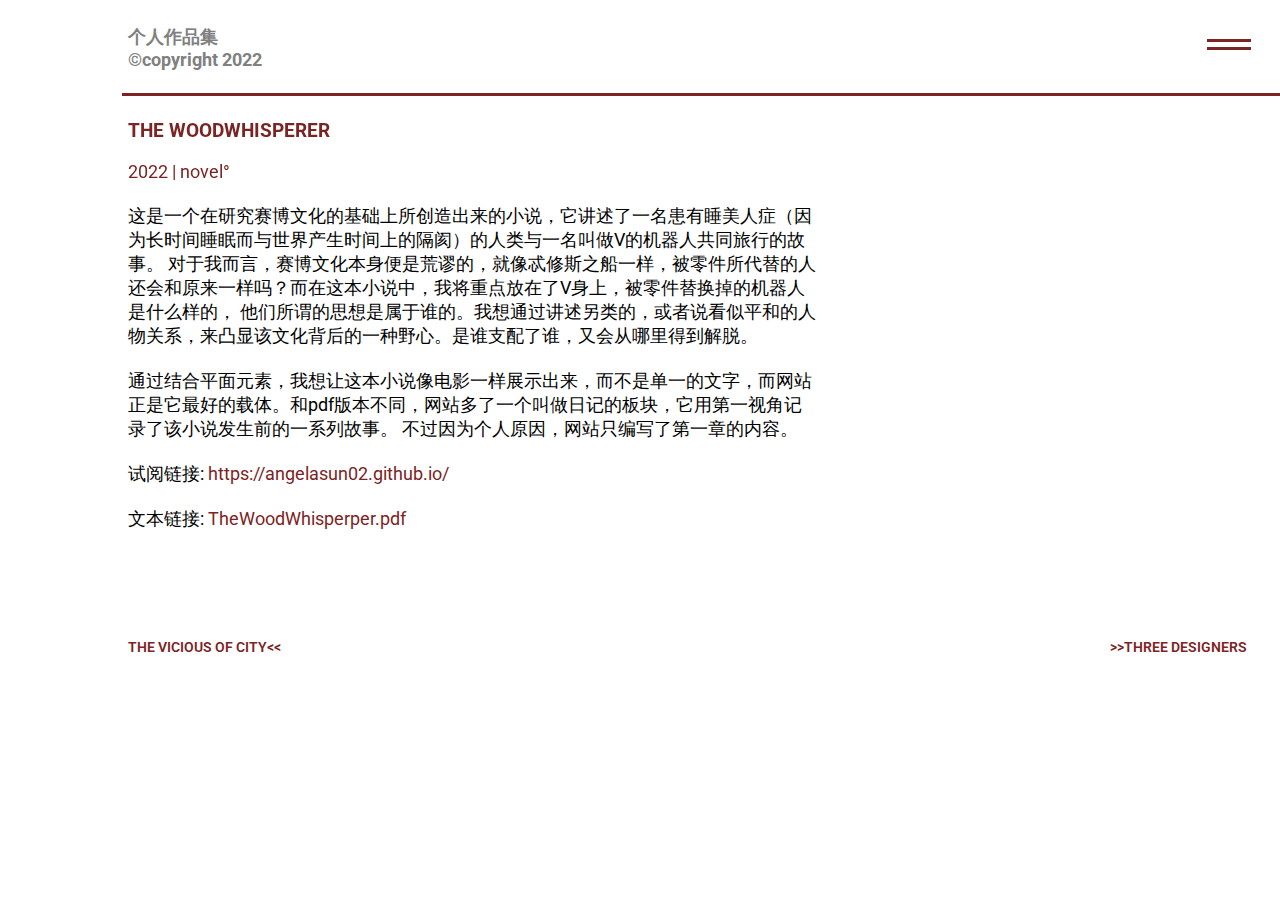
<file: thewoodwhisperper.html>
<!DOCTYPE html>
<html>
    <head>
        <meta charset="utf-8"><!--charset: character encoding capable of encoding all characters on the web  -->
        <meta http-equiv="X-UA-Compatible" content="IE=edge,chrome=1"><!--for browser compatibility: choose rendering engine to view the page in an correct view (for old ver. IE)  -->
        <meta name="viewport" content="width=device-width, initial-scale=1" />
        <title>个人作品集©copyright 2022</title>   
        <link rel="stylesheet" href="thewoodwhisperper.css">
        <link href='https://fonts.googleapis.com/css?family=Roboto' rel='stylesheet'>

        
        <style>
            /*滚动条宽度*/
        ::-webkit-scrollbar{width: 0px;
                            height: 5px;}
            /*滚动条按钮样式*/
        ::-webkit-scrollbar-thumb{border-radius: 10px;
                                  background-color: #f1f1f1;}
            /*滚动条背景样式*/
        ::-webkit-scrollbar-track{border-radius: 10px;}


        body{background-color: white;
            font-family: roboto, sans-serif;
            font-style: normal;
            width:80vw;
            margin-left:10vw;
            cursor:default;
            overflow-x: hidden;}

            
            a:link{color: gray;
                text-decoration:none;
                cursor: crosshair;}
            a:visited{color: gray;
                text-decoration:none;
                cursor: crosshair;}
            a:hover{color: black;
                text-decoration:none;
                cursor: crosshair;}

            a._left1:link{color: rgb(124, 35, 35);}
            a._left1:visited{color:rgb(124, 35, 35);}
            a._left1:hover{color:black;}

            a._right1:link{color: rgb(124, 35, 35);}
            a._right1:visited{color:rgb(124, 35, 35);}
            a._right1:hover{color:black;}

            h1{text-align: left;
                margin: 0 auto;
                margin-top:-100px;
                background-color:white;
                color:gray;
                z-index:400;
                position:fixed;
                max-width:175px;
                padding-top: 0.5vh;
                font-size: 18px;}

            .wb1{position:fixed;
                    width:105vw;
                    margin: 0 auto;
                    margin-left: -10vw;
                    height: 93px;
                    z-index:300;
                    margin-top:-120px;
                    background-color:white;}

            .wb2{position:fixed;
                    margin-top: -24px;
                    display:none;
                    width:105vw;
                    height: 90vh;
                    margin: 0 auto;
                    margin-left: -10vw;
                    z-index:75;
                    margin-top:-50px;
                    background-color:white;}

                .bar1{margin-top:-27px;
                    width: 90vw;
                    height:3px;
                    margin-left: -0.5vw;
                    background-color:rgb(124, 35, 35);
                    z-index:1000;
                    position:fixed;}


            .button{position: fixed;
                cursor: crosshair;
                height: 50px;
                width: 50px;
                display: inline-block;
                right: 8px;
                top: -102px;
                z-index: 500;}

            .line1{background-color: rgb(124, 35, 35);
            width: 24px;
            height: 3px;
            margin-top: 21px;
            margin-left: 5px;
            position: fixed;
            z-index: 500;
            transform: rotate(0deg);}
            
            .line2{background-color: rgb(124, 35, 35);
            width: 24px;
            height: 3px;
            margin-top: 29px;
            margin-left: 5px;
            position: fixed;
            z-index: 500;
            transform: rotate(0deg);}

                
            .menu{width:20%;
                position:fixed;
                margin-top: -119px;
                height:104px;
                margin-left: -85px;
                font-size:18px;
                display:none;
                z-index:100;
                background-color:transparent;}

                


            .contactinfo{display:none;
                position:fixed;
                margin-top: 82px;
                margin-left: -85px;
                font-size:18px;
                padding-right:20px;
                z-index:200;}


            span{font-weight:600;
                color:rgb(124, 35, 35);}

            
            .info2{
                cursor: crosshair;
                height: 458px;}

            .info3{
                cursor: crosshair;
                height: 458px;
                margin-top: 53px;
                width: 30vw;
                min-width: 300px;}

            .image{margin-left:0vw;
                     min-width:300px;
                     width:100vw;
                     z-index:25;
                     }

            

            div{margin-top:120px;
                margin-left:87px;
            padding-right:20px;}

                
                .about{margin-top: -57px;
                    font-weight:600;
                    z-index: 800;
                    cursor: crosshair;}
                .contact{margin-top: 27px;
                    font-weight:600;
                    z-index: 800;
                    cursor: crosshair;}
                .works{margin-top: 27px;
                    font-weight:600;
                    z-index:100;
                    cursor: crosshair;}
                .toggle{display:none;
                    cursor: crosshair;
                    height: 500px;
                    z-index:750;
                    margin-top:24px;
                    margin-left: 2px;}
                .scroll{z-index: 750;
                    margin-top: 100px;
                    position:fixed;}




                .collectivecare{margin-top:0px;
                    margin-left:0px;
                    width:195px;
                    font-size:18px;
                    z-index:1000;
                    cursor: crosshair;}
                .interview,.GérardUféras,.knoll,.the24solarterms,.newphotography,.generateposters,.soundmotion,.blue,.theviciousofcity,.thewoodwhisperper,.drawings,.process{margin-top:10px;
                    margin-left:0px;
                    width:195px;
                    font-size:18px;
                    z-index:500;
                    cursor: crosshair;}

                p{font-size:18px;}

                .aboutinfo2{display:none;
                    position: fixed;
                    z-index: 1000;
                    width: 50vw;
                    margin-left: -86px;
                    margin-top:-24px}
                .contact2{margin-left: 85px;
                    margin-top: 0px;
                    display:none;
                    cursor: crosshair;}
                .works1{margin-left: 85px;
                    margin-top: 0px;
                    display:none;
                    cursor: crosshair;}
                .works2{margin-left: 2px;
                    margin-top: 224px;
                    display:none;
                    cursor: crosshair;
                    position: fixed;
                    z-index: 2000;}
                .contact1{background-color: white;
                    margin-top: -8px;}
               
                .color{color: rgb(124, 35, 35);
                position:fixed;
                margin-top:0px;}
                .color1{color: rgb(124, 35, 35);
                position:fixed;
                margin-top:41px;}
                .collectivecareintro{margin-left:0px;}
                p.intro_int{
                    width: 54vw;
                    min-width: 300px;}


        @media only screen and (max-width: 414px){
                p{font-size:24px;}
                h3{font-size:24px;}
                h1{max-width: 224px;
                    font-size: 24px;
                    margin-top: -107px;}
                .collectivecare,.interview,.GérardUféras,.knoll,.the24solarterms,.newphotography,.generateposters,.soundmotion,.blue,.theviciousofcity,.thewoodwhisperper,.drawings,.process{margin-top:10px;
                    font-size:24px;
                    line-height: 24px;
                    min-width: 300px;}
                .menu{font-size:24px;}
                .about{font-size:24px;}
                .about1{font-size:24px;}
                .contact{font-size:24px;}
                .contact1{line-height: 18px;}
                .contact2{font-size:24px;}
                .works{font-size:24px;}
                .works1{font-size:24px;}
                .works2{font-size:24px;
                margin-top:254px;}
                .button{top:-99px;}
                .line1{width: 32px;
                    height: 4px;}
                .line2{width: 32px;
                    height: 4px;
                    margin-top: 30px;}
                .contactinfo{margin-top: 105px;
                    line-height: 18px;
                    min-width: 460px;}
                .toggle{margin-top:46px;}
                .info3{height: 524px;
                    width: 316px;}
                .wb2{height:95vh;}

                
                .right1{width:90px;
                    margin-right: 20px;}
                .left1{width:110px;
                    margin-left: 85px;
                    margin-right: -5vw;}
                .color{width:300px;}
                p.intro_int{margin-top:-5px;}
                br.br1{display:none;}
                }

                @media only screen and (max-height: 736px){
                    .info3{height: 458px;
                        width: 316px;}
                }


           
        </style> 

        <script src="https://code.jquery.com/jquery-3.6.0.js"></script>
        <script language="javascript">
            $(document).ready(function(){
                
                
                $( ".about" ).hover(function() {
                    $(".about").css('color','gray');
                    $(".contact").css('color','black');
                    $(".works").css('color','black');
                }, function(){
                    $(".about").css('color','black');
                    $(".contact").css('color','black');
                    $(".works").css('color','black');
                });

                $( ".about" ).click(function() {
                        $(".aboutinfo2").css("display","inline-block");  
                        $(".contact2").css("display","inline-block"); 
                        $(".works1").css("display","inline-block"); 
                        $(".contact").css("display","none");  
                        $(".works").css("display","none"); 
                        $(".about").css('color','black');
                        $(".works2").css("display","none"); 
                        $(".toggle").css("display","none");   
                        $(".contactinfo").css('display','none');
                    
                });



                $( ".contact" ).hover(function() {
                    $(".about").css('color','black');
                    $(".contact").css('color','gray');
                    $(".works").css('color','black');
                }, function(){
                    $(".about").css('color','black');
                    $(".contact").css('color','black');
                    $(".works").css('color','black');

                });
                $( ".contact" ).click(function() {
                    $(".works").css("display","none"); 
                    $(".works1").css("display","none"); 
                    $(".about").css('color','black');
                    $(".contact").css('color','black');
                    $(".contactinfo").css('display','inline-block');
                    $(".works2").css('display','inline-block');
                    $(".toggle").css("display","none");   
                    $(".scroll").css("display","none");  
                    
                    
                    
                });

                $( ".works1" ).hover(function() {
                    $(".about").css('color','black');
                    $(".contact").css('color','black');
                    $(".contact2").css('color','black');
                    $(".works1").css('color','gray');
                }, function(){
                    $(".about").css('color','black');
                    $(".contact").css('color','black');
                    $(".contact2").css('color','black');
                    $(".works1").css('color','black');
                });

                $( ".works1" ).click(function() {
                        $(".aboutinfo2").css("display","none");  
                        $(".contactinfo").css('display','none');
                        $(".contact2").css("display","none"); 
                        $(".works1").css("display","none"); 
                        $(".contact").css("display","inline-block");  
                        $(".works").css("display","inline-block"); 
                        $(".toggle").css("display","inline-block");
                        $(".scroll").css("display","inline-block");    
                    
                });

                $( ".works2" ).hover(function() {
                    $(".about").css('color','black');
                    $(".contact").css('color','black');
                    $(".works2").css('color','gray');
                }, function(){
                    $(".about").css('color','black');
                    $(".contact").css('color','black');
                    $(".works2").css('color','black');
                });

                $( ".works2" ).click(function() {
                        $(".aboutinfo2").css("display","none");  
                        $(".contactinfo").css('display','none');
                        $(".contact2").css("display","none"); 
                        $(".works2").css("display","none"); 
                        $(".contact").css("display","inline-block");  
                        $(".works").css("display","inline-block"); 
                        $(".toggle").css("display","inline-block");   
                        $(".scroll").css("display","inline-block");   
                    
                });

                $( ".contact2" ).hover(function() {
                    $(".about").css('color','black');
                    $(".contact2").css('color','gray');
                    $(".works1").css('color','black');
                    $(".works2").css('color','black');
                }, function(){
                    $(".about").css('color','black');
                    $(".contact2").css('color','black');
                    $(".works1").css('color','black');
                    $(".works2").css('color','black');
                });

                $( ".contact2" ).click(function() {
                        $(".aboutinfo2").css("display","none");  
                        $(".contact2").css("display","none"); 
                        $(".works1").css("display","none"); 
                        $(".contact").css("display","inline-block");  
                        $(".works2").css("display","inline-block"); 
                        $(".toggle").css("display","none");  
                        $(".contactinfo").css("display","inline-block");  
                         
                    
                });




                $( ".works" ).hover(function() {
                    $(".about").css('color','black');
                    $(".contact").css('color','black');
                    $(".works").css('color','gray');
                }, function(){
                    $(".about").css('color','black');
                    $(".contact").css('color','black');
                    $(".works").css('color','black');
                });

                $( ".works" ).click(function() {
                        $(".toggle").css("display","inline-block");  
                        $(".about").css('color','black');
                        $(".contact").css('color','black');
                        $(".works").css('color','black'); 
                    
                });



                $( ".button" ).hover(function() {
                    $(".line1").css("background-color","gray");
                    $(".line2").css("background-color","gray");
                }, function(){
                    $(".line1").css("background-color","rgb(124, 35, 35)");
                    $(".line2").css("background-color","rgb(124, 35, 35)");
                });
var count=0;
                $( ".button" ).click(function() {
                    count=count+1;
                    if (count%2 == 1){
                    $(".line1").css("transform","rotate(30deg)");
                    $(".line2").css("transform","rotate(-30deg)");
                    $(".line1").css("margin-top","25px");
                    $(".line2").css("margin-top","25px");
                    $(".line1").css("background-color","rgb(124, 35, 35)");
                    $(".line2").css("background-color","rgb(124, 35, 35)");
                    $(".menu").css("display","inline-block");
                    $(".about").css("display","inline-block");
                    $(".contact").css("display","inline-block");
                    $(".works").css("display","inline-block");
                    $(".about").css('color','black');
                    $(".contact").css('color','black');
                    $(".works1").css('color','black');
                    $(".wb2").css("display","inline-block");
                    
                }
                else{
                    $(".line1").css("transform","rotate(0deg)");
                    $(".line2").css("transform","rotate(0deg)");
                    $(".line1").css("margin-top","21px");
                    $(".line2").css("margin-top","29px");
                    $(".line1").css("background-color","rgb(124, 35, 35)");
                    $(".line2").css("background-color","rgb(124, 35, 35)");
                    $(".menu").css("display","none");
                    $(".wb2").css("display","none");
                    $(".toggle").css("display","none");
                    $(".aboutinfo2").css("display","none");  
                    $(".contact2").css("display","none"); 
                    $(".works1").css("display","none"); 
                    $(".works2").css("display","none"); 
                    $(".contactinfo").css("display","none"); 
                }    
                });


            });





        </script>

    </head>

    <body>
        <h1><a href="index.html" class="home">个人作品集©copyright 2022</a></h1>
        <div class="button">
            <div class="line1"></div>
            <div class="line2"></div>
        </div>

        <div class="bar1"></div>
    <section class="wb1"></section>
    <section class="wb2"></section>
    

    <section class="menu">
        <div></div>
        <div class="about">ABOUT</div>
        <div class="contact">CONTACT</div>
        <div class="works">WORKS</div>
    </section>


    <section class="scroll">
        <div class="toggle" style="overflow: scroll">
            <div class="collectivecare"><a href="collectivecare.html">COLLECTIVE CARE</a></div>
            <div class="interview"><a href="interview.html">THE OBSERVATION OF FORM & PATTERN</a></div>
            <div class="GérardUféras"><a href="GérardUféras.html">GERARD UFERAS</a></div>
            <div class="knoll"><a href="knoll.html">KNOLL</a></div>
            <div class="the24solarterms"><a href="the24solarterms.html">THE 24 SOLAR TERMS</a></div>
            <div class="newphotography"><a href="newphotography.html">NEW PHOTOGRAPHY</a></div>
            <div class="generateposters"><a href="generateposters.html">GENERATE POSTERS</a></div>
            <div class="soundmotion"><a href="soundmotion.html">SOUND MOTION</a></div>
            <div class="blue"><a href="blue.html">BLUE</a></div>
            <div class="theviciousofcity"><a href="theviciousofcity.html">THE VICIOUS OF CITY</a></div>
            <div class="thewoodwhisperper"><a href="thewoodwhisperper.html">THE WOODWHISPERER</a></div>
            <div class="drawings"><a href="threedesigners.html">THREE DESIGNERS</a></div>
            <div class="process"><a href="process.html">PROCESS</a></div>
            <div class="process"><a href="2022winter.html">2022◇寒</a></div>
            <div></div>
        </div>
    </section>
    
    

    

    <section class="aboutinfo2">
        <div class="info3" style="overflow: scroll">
            <h3>技能特长</h3>
            <p><span>设计</span> | Print and digital design; 
            <br> &emsp;&emsp;&ensp; Adobe InDesign, 
            <br> &emsp;&emsp;&ensp; Illustrator, Photoshop;
            <br> &emsp;&emsp;&ensp; After Effect, Premiere; 
            <br> &emsp;&emsp;&ensp; Figma, Adobe XD;
            <br> &emsp;&emsp;&ensp; Cinema 4 D;
            <br> &emsp;&emsp;&ensp; HTML/CSS/Javascript
            <p><span>语言</span> | English, Mandarin</p>

            <h3>教育背景</h3>
            <p><span>罗德岛艺术设计学院 (RISD) </span>
            <br> Providence, RI | Sept. 2018–Jun.2022
            <br> 本科, 平面设计</p>
            <p><span>布朗大学 </span>
            <br> Providence, RI | Sept. 2019–May. 2020 
            <br> 人机交互/用户体验, 经济</p>

            <h3> 参与展出 </h3>
            <p><span> IB 艺术展 | 小组展示 </span> | Mar. 2018 
            <br> 人大附中国际部一层展厅</p>
            <p><span> Coming To(o)|小组展示 </span> | Dec. 2018 
            <br> RISD Red Eye Gallery</p>


            <h3> 课程 </h3>
            <p><span> Design Studio I </span> | Step. 2018–Dec. 2018 
            <br>这是我最初接触平面设计的课程，通过尝试不同的设计程序和设计风格，
                我意识到设计本身并不局限于表现手法或者用户需求，更多的是对自我的探寻以及风格背后的含义。
            </p>

            <p><span> Typography III </span> | Step. 2020–Dec. 2020 
            <br>我学会了设计字体并将字体本身当作设计元素来使用，以及使用
                Figma以及AbobeXD来转换自己的设计至多媒体形态，比如网站元素和GIF动效。
            </p>
            

            <p><span> Web Design </span> | Step. 2021–Dec. 2021
            <br>在这门课程中，我学会了基本的编程代码以及如何将自己的设计转化为网站。
                网站和其他设计最大的不同在于它对互动的需求，以及使用方式的定义。
                而通过这节课我对设计本身有了更好地理解，那便是为谁服务，以及通过什么样的形态。
                </p>

            </div>

        <h3 class="contact2"> CONTACT </h3>
        <br>
        <h3 class="works1"> WORKS </h3>



        
    </section>





    <section class="contactinfo">
        <div class="contact1">
        <p>邮箱：15901194779@163.com</p> 
        <p>电话：+86 159-0119-4779</p>
        <p>地址：Beijing, China</p>
        </div>  
    </section>

    <h3 class="works2"> WORKS </h3>


    <div class="collectivecareintro">
        <h3 class="color">THE WOODWHISPERER </h3>
        <p class="color1">2022 | novel°</p>
        <p class="intro_int">
            <br>
            <br>
            <br>
            <br class="br1">
            这是一个在研究赛博文化的基础上所创造出来的小说，它讲述了一名患有睡美人症（因为长时间睡眠而与世界产生时间上的隔阂）的人类与一名叫做V的机器人共同旅行的故事。
            对于我而言，赛博文化本身便是荒谬的，就像忒修斯之船一样，被零件所代替的人还会和原来一样吗？而在这本小说中，我将重点放在了V身上，被零件替换掉的机器人是什么样的，
            他们所谓的思想是属于谁的。我想通过讲述另类的，或者说看似平和的人物关系，来凸显该文化背后的一种野心。是谁支配了谁，又会从哪里得到解脱。
            <br>
            <br>通过结合平面元素，我想让这本小说像电影一样展示出来，而不是单一的文字，而网站正是它最好的载体。和pdf版本不同，网站多了一个叫做日记的板块，它用第一视角记录了该小说发生前的一系列故事。
            不过因为个人原因，网站只编写了第一章的内容。
            <br>
            <br>试阅链接: <a href="https://angelasun02.github.io/TheWoodWhisperer/index.html" class="_right1" target="_blank">https://angelasun02.github.io/</a>
            <br>
            <br>文本链接: <a href="image/THE WOOD WHISPERER.pdf" class="_right1" target="_blank">TheWoodWhisperper.pdf</a></p>
    
            <br class="br1">
            <br class="br1">
            <br class="br1">
            <br class="br1">
            
        
    <section class="footnote">
    <p class="right1"><a href="theviciousofcity.html" class="_right1">  THE VICIOUS OF CITY<< </a></p>
    <p class="left1"><a href="threedesigners.html" class="_left1"> >>THREE DESIGNERS </a></p>
    </section>
    </body>
</html>

<!--<a name="link"></a>
    <a href="#"></a>内置超链接
1180width
264height-->
</file>
<file: collectivecare.css>
.poster1,.poster2,.poster3{width:30vw;
    margin-top:20px;
    padding:2px;}

.content1{width:90vw;
    display:flex;
    margin-left: -1vw;
    margin-top: -16px;}
.content2{width:30vw; 
    font-size:14px;
    text-align: right;
    color:gray;}
.content3{width:54vw;
    min-width:300px;}

.content1_2,.content2_2,.content3_2{width: 358px;
    margin-left: -1vw;
    margin-top: -16px;
    font-size:14px;
    text-align: right;
    color:gray;
display:none;}

.content5_1,.content5_2,.content7_1,.content7_2,.content10{width: 358px;
    margin-left: -1vw;
    margin-top: -16px;
    font-size:14px;
    text-align: right;
    color:gray;
display:none;}

img.ticket{width:45vw;
        margin-top:20px;
        padding:2px;}

.content4{width:90vw;
    display:flex;
    margin-left: -1vw;
    margin-top: -16px;}
.content5{width:45vw; 
    font-size:14px;
    text-align: right;
    color:gray;}

.content6{width:90vw;
    display:flex;
    margin-left: -1vw;
    margin-top: -16px;}
.content7{width:45vw; 
    font-size:14px;
    text-align: right;
    color:gray;}

    .wb5{margin-top:-25px;}

    img.group1{width:43.6vw;
        margin-top:20px;
        padding:2px;}
    img.group1_1{width:32.7vw;
        margin-top:20px;
        padding:2px;}
    img.group1_2{width:10.9vw;
        margin-top:20px;
        padding:2px;}

    .content8{width:90vw;
            margin-left: -1vw;
            margin-top: -16px;}
    .content9{
            font-size:14px;
            text-align: right;
            color:gray;}

    .content10{}
    img.group1_3{width:90vw;
        margin-top:10px;
        padding:2px;
    display:none;}
    .wb6{display:none;
        margin-top: 40px;}
</file>
<file: generateposters.css>
.content2{width:30vw; 
    font-size:14px;
    text-align: right;
    color:gray;}
.poster1{width:90vw;
        padding:2px;}
    .poster2{width:45vw;
            padding:2px;}


.content1{
    font-size:14px;
    padding-right: 1vw;
    text-align: right;
    color:gray;}


        .right1{display: inline-block;
            width: 70vw;
            font-size: 14px;
            text-align: left;
            font-weight:600;
            color: rgb(124, 35, 35);}
        .left1{display: inline-block;
            width: 45vw;
            font-size: 14px;
            text-align: right;
            font-weight:600;
            color: rgb(124, 35, 35);
            margin-right: -9vw;}

.footnote{ display:flex;}
</file>
<file: GérardUféras.css>
.poster36{width:90vw;
    margin-top:20px;
    padding:2px;}
    .poster2,.poster3,.poster4,.poster5,.poster6,.poster7,.poster8,.poster9,.poster10,.poster11,.poster12,.poster13,.poster14,.poster15,.poster16,.poster17,.poster18,.poster19,.poster20,.poster21,.poster22,.poster23,.poster24,.poster25,.poster26,.poster27,.poster28,.poster29,.poster30,.poster31,.poster32,.poster33,.poster34,.poster35{
        width:90vw;
    margin-top:20px;
    padding:2px;}

    .poster1{width:90vw;
        margin-top:20px;
        padding:2px;}

.content2{width:30vw; 
    font-size:14px;
    text-align: right;
    color:gray;}





        .right1{display: inline-block;
            width: 70vw;
            font-size: 14px;
            text-align: left;
            font-weight:600;
            color: rgb(124, 35, 35);}
        .left1{display: inline-block;
            width: 45vw;
            font-size: 14px;
            text-align: right;
            font-weight:600;
            color: rgb(124, 35, 35);
            margin-right: -9vw;}

.footnote{ display:flex;}
</file>
<file: newphotography.css>
.content2{width:30vw; 
    font-size:14px;
    text-align: right;
    color:gray;}
.poster1{width:90vw;
        padding:2px;}
    .poster2{width:45vw;
            padding:2px;}

.poster3{width:45vw;
                padding:2px;
            display:none;}


.content1{
    font-size:14px;
    padding-right: 1vw;
    text-align: right;
    color:gray;}


        .right1{display: inline-block;
            width: 70vw;
            font-size: 14px;
            text-align: left;
            font-weight:600;
            color: rgb(124, 35, 35);}
        .left1{display: inline-block;
            width: 45vw;
            font-size: 14px;
            text-align: right;
            font-weight:600;
            color: rgb(124, 35, 35);
            margin-right: -9vw;}

.footnote{ display:flex;}
</file>
<file: thewoodwhisperper.css>
.content2{width:30vw; 
    font-size:14px;
    text-align: right;
    color:gray;}





        .right1{display: inline-block;
            width: 70vw;
            font-size: 14px;
            text-align: left;
            font-weight:600;
            color: rgb(124, 35, 35);}
        .left1{display: inline-block;
            width: 45vw;
            font-size: 14px;
            text-align: right;
            font-weight:600;
            color: rgb(124, 35, 35);
            margin-right: -9vw;}

.footnote{ display:flex;}
</file>
